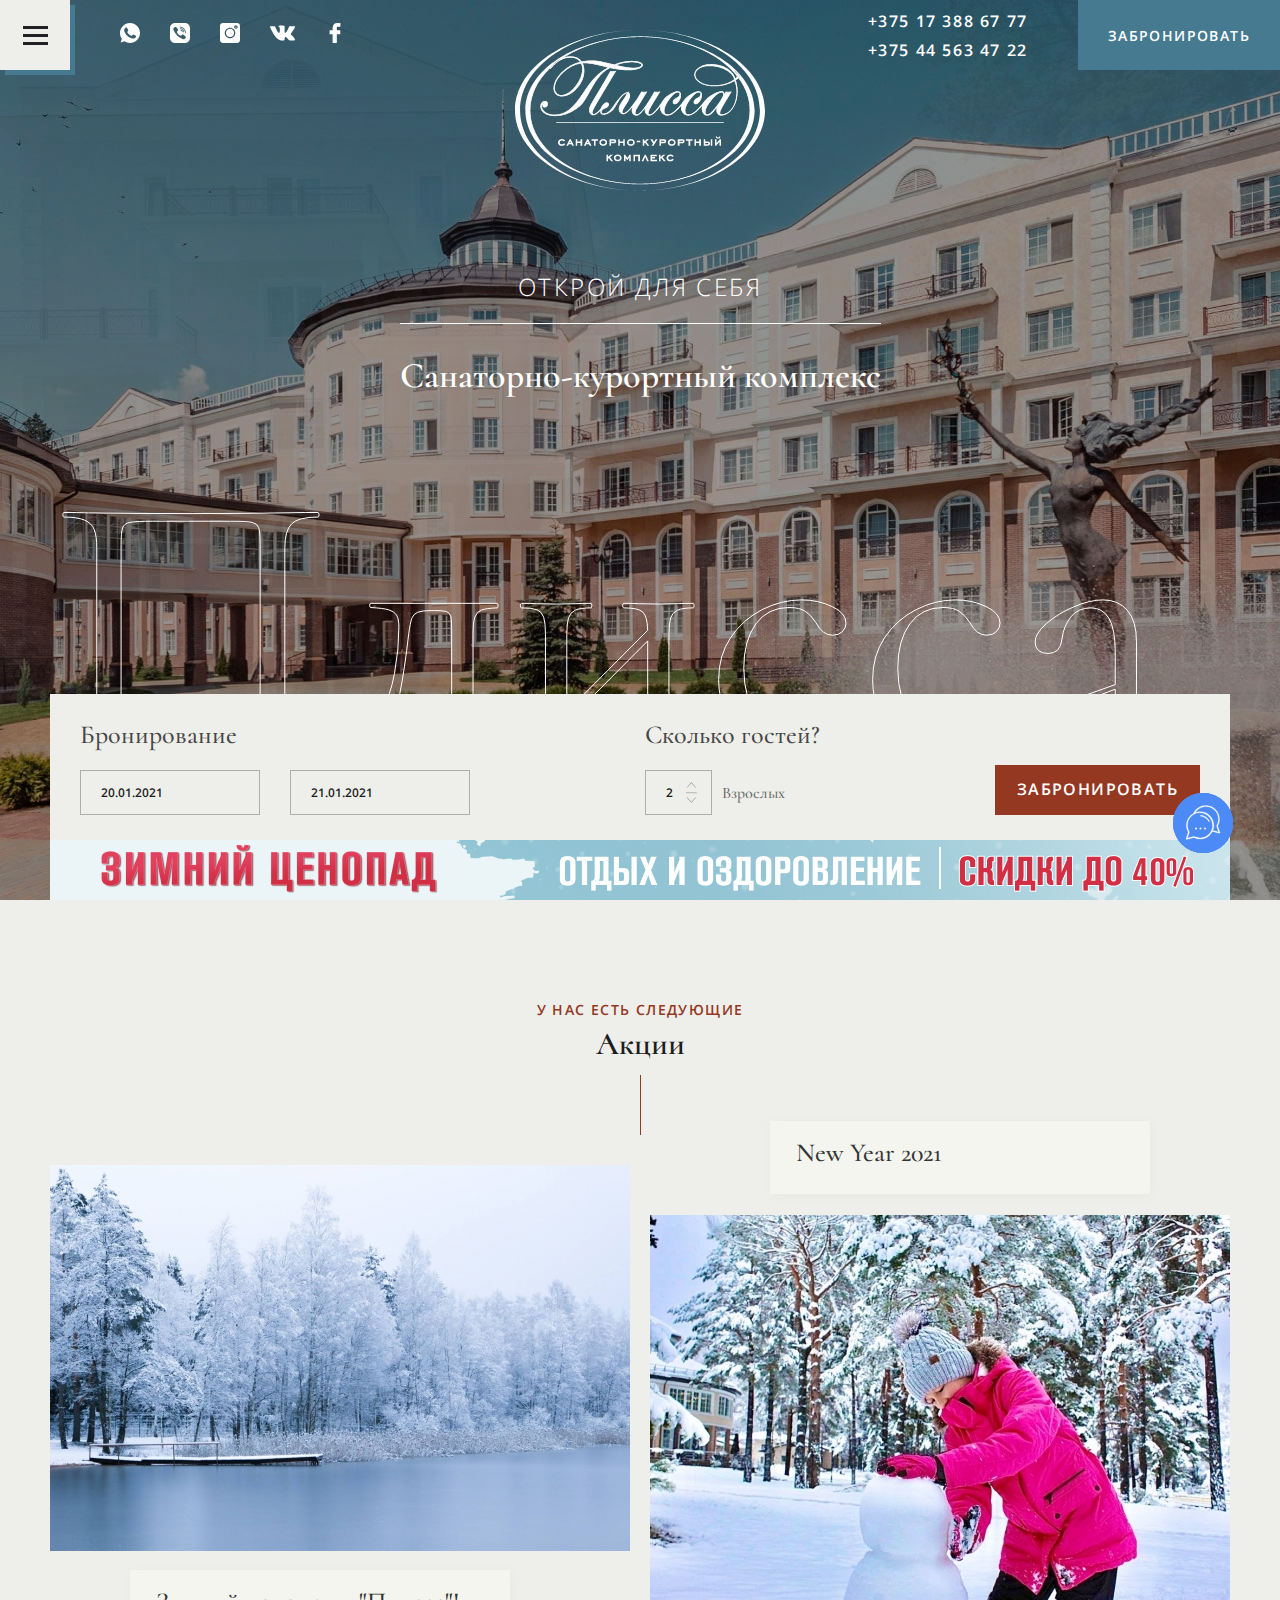
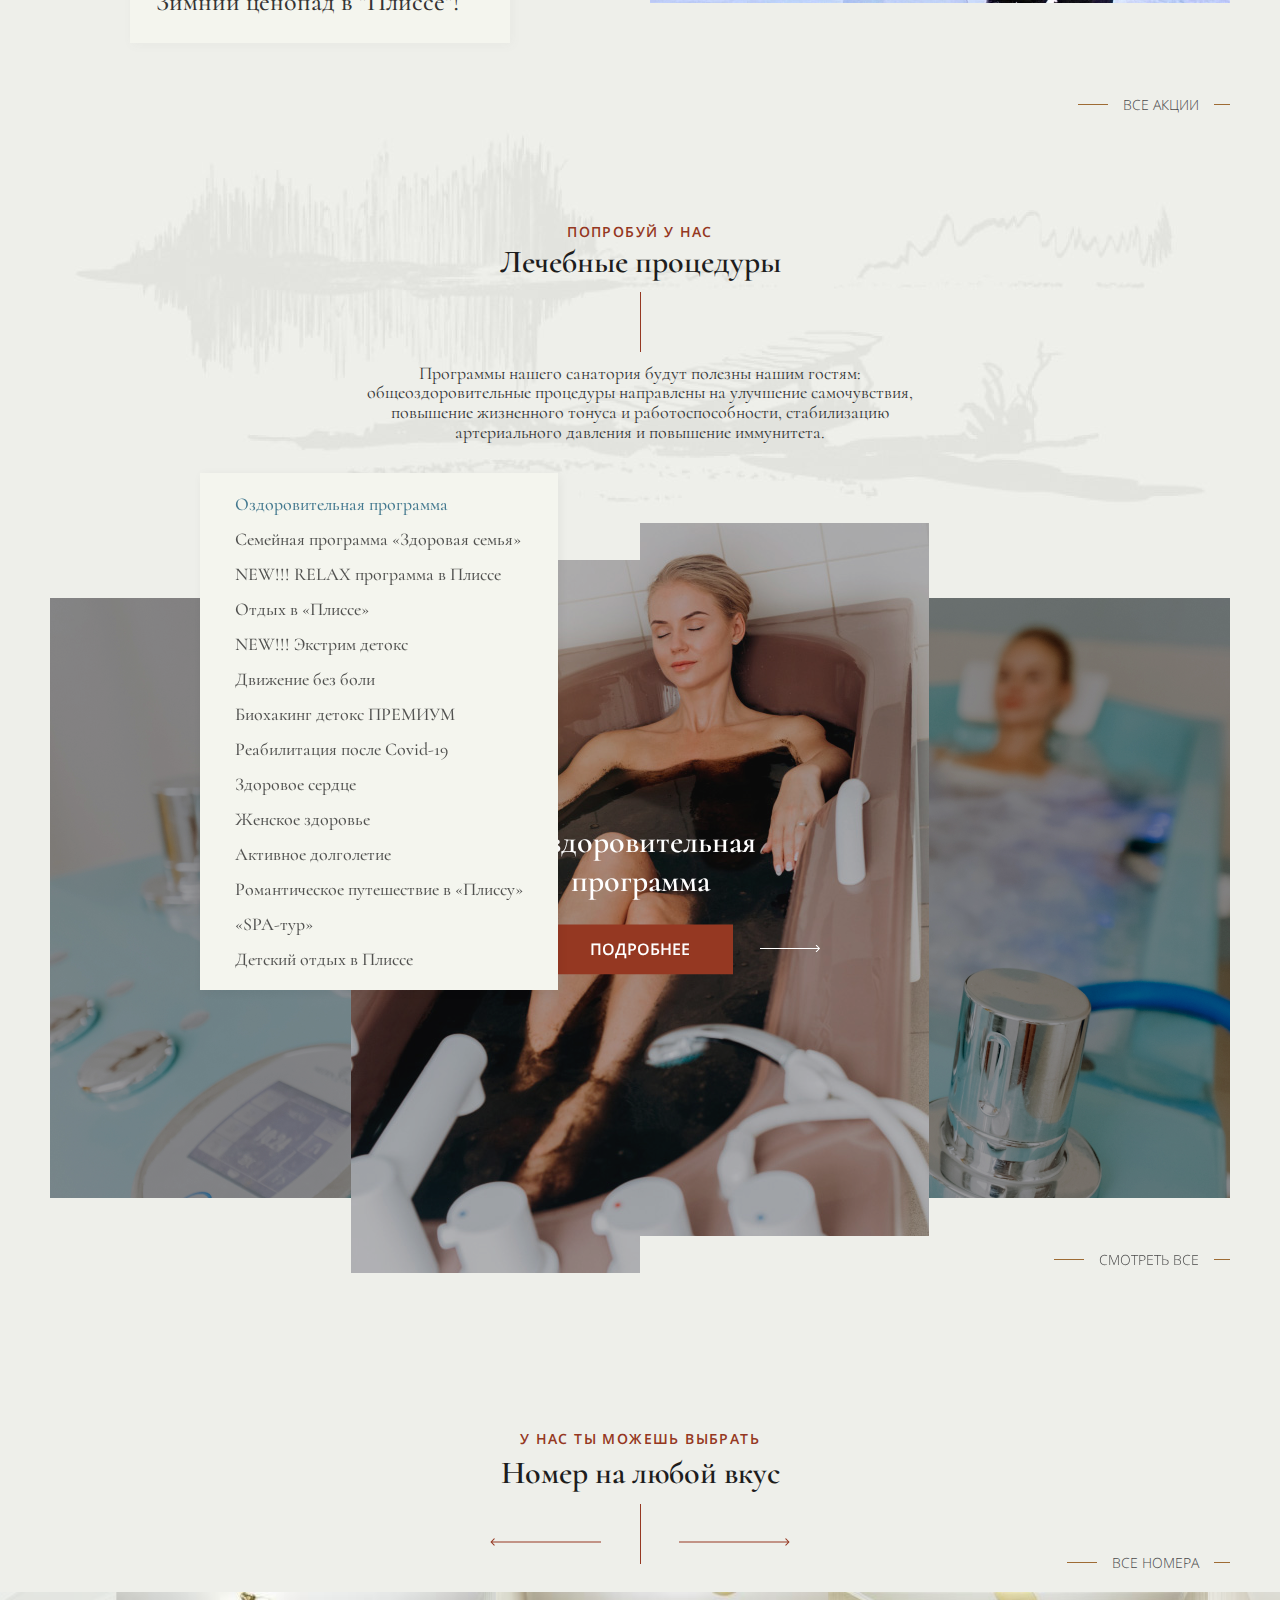
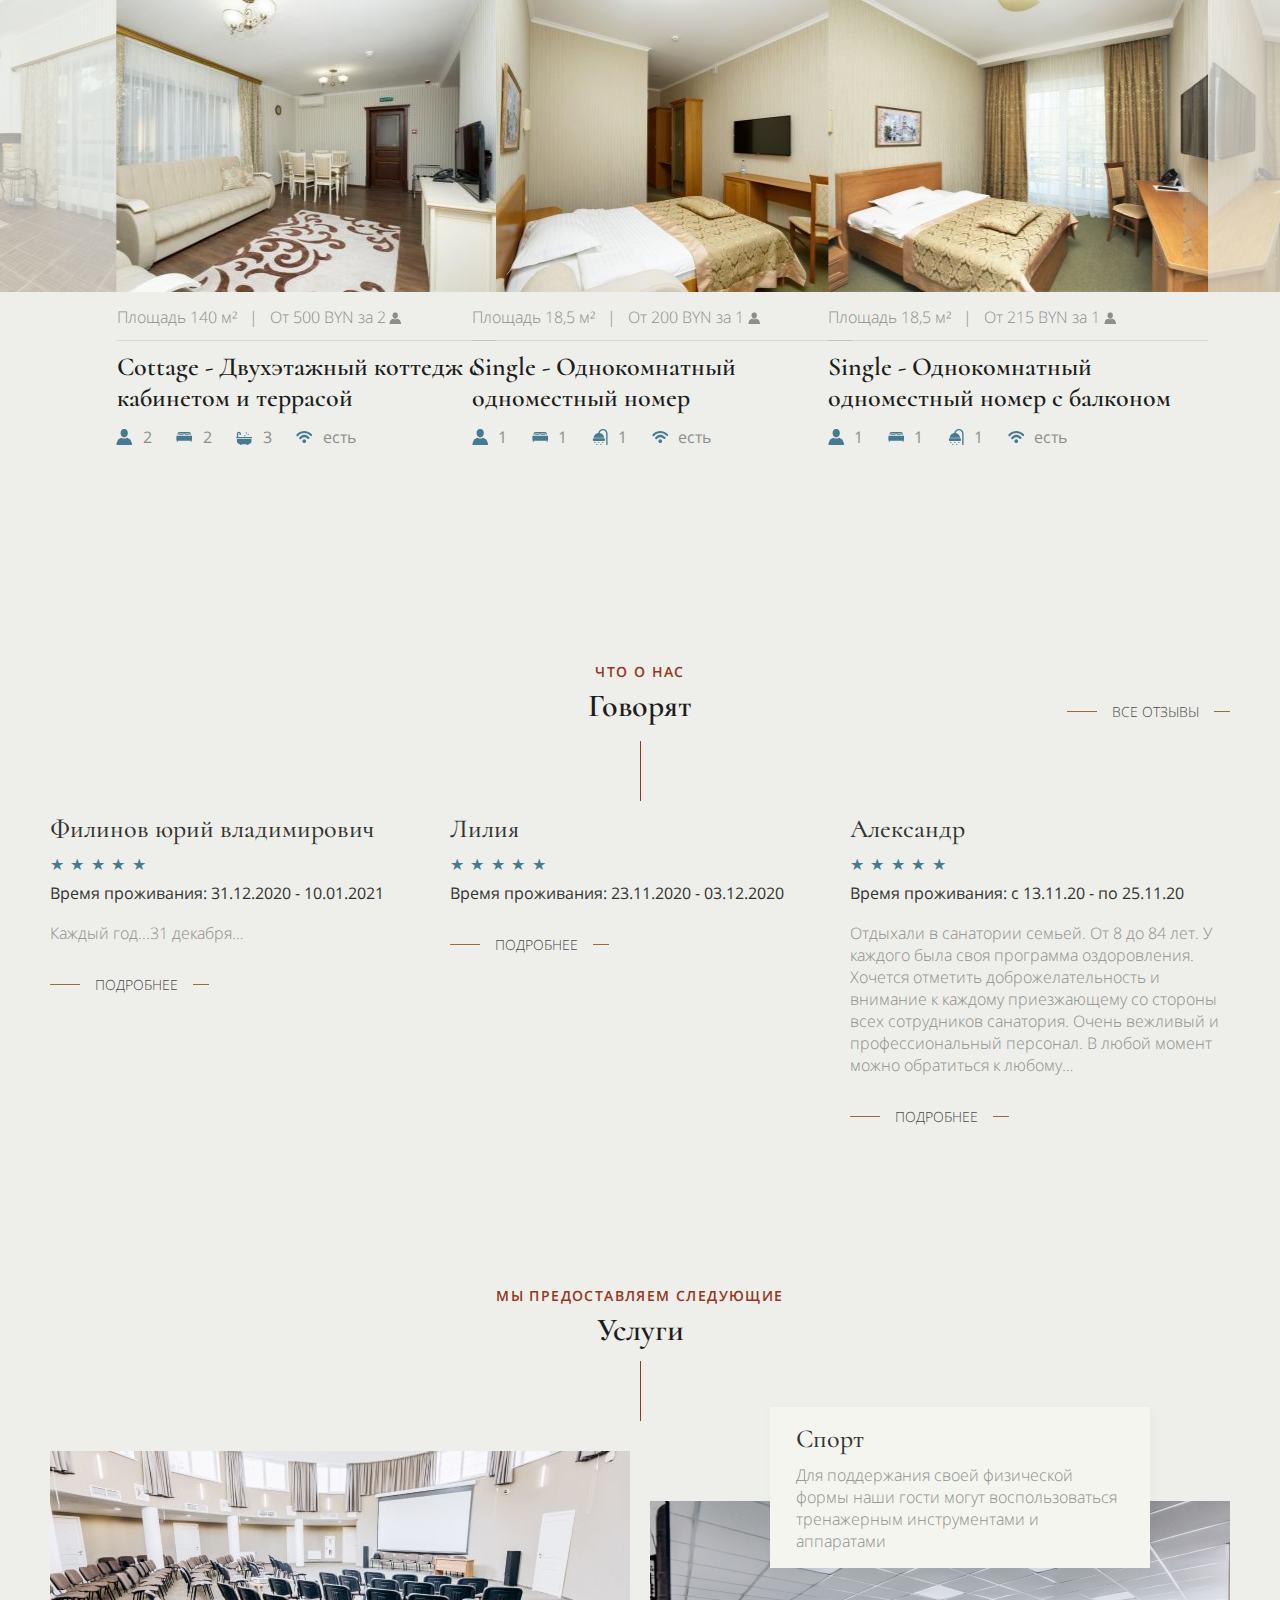
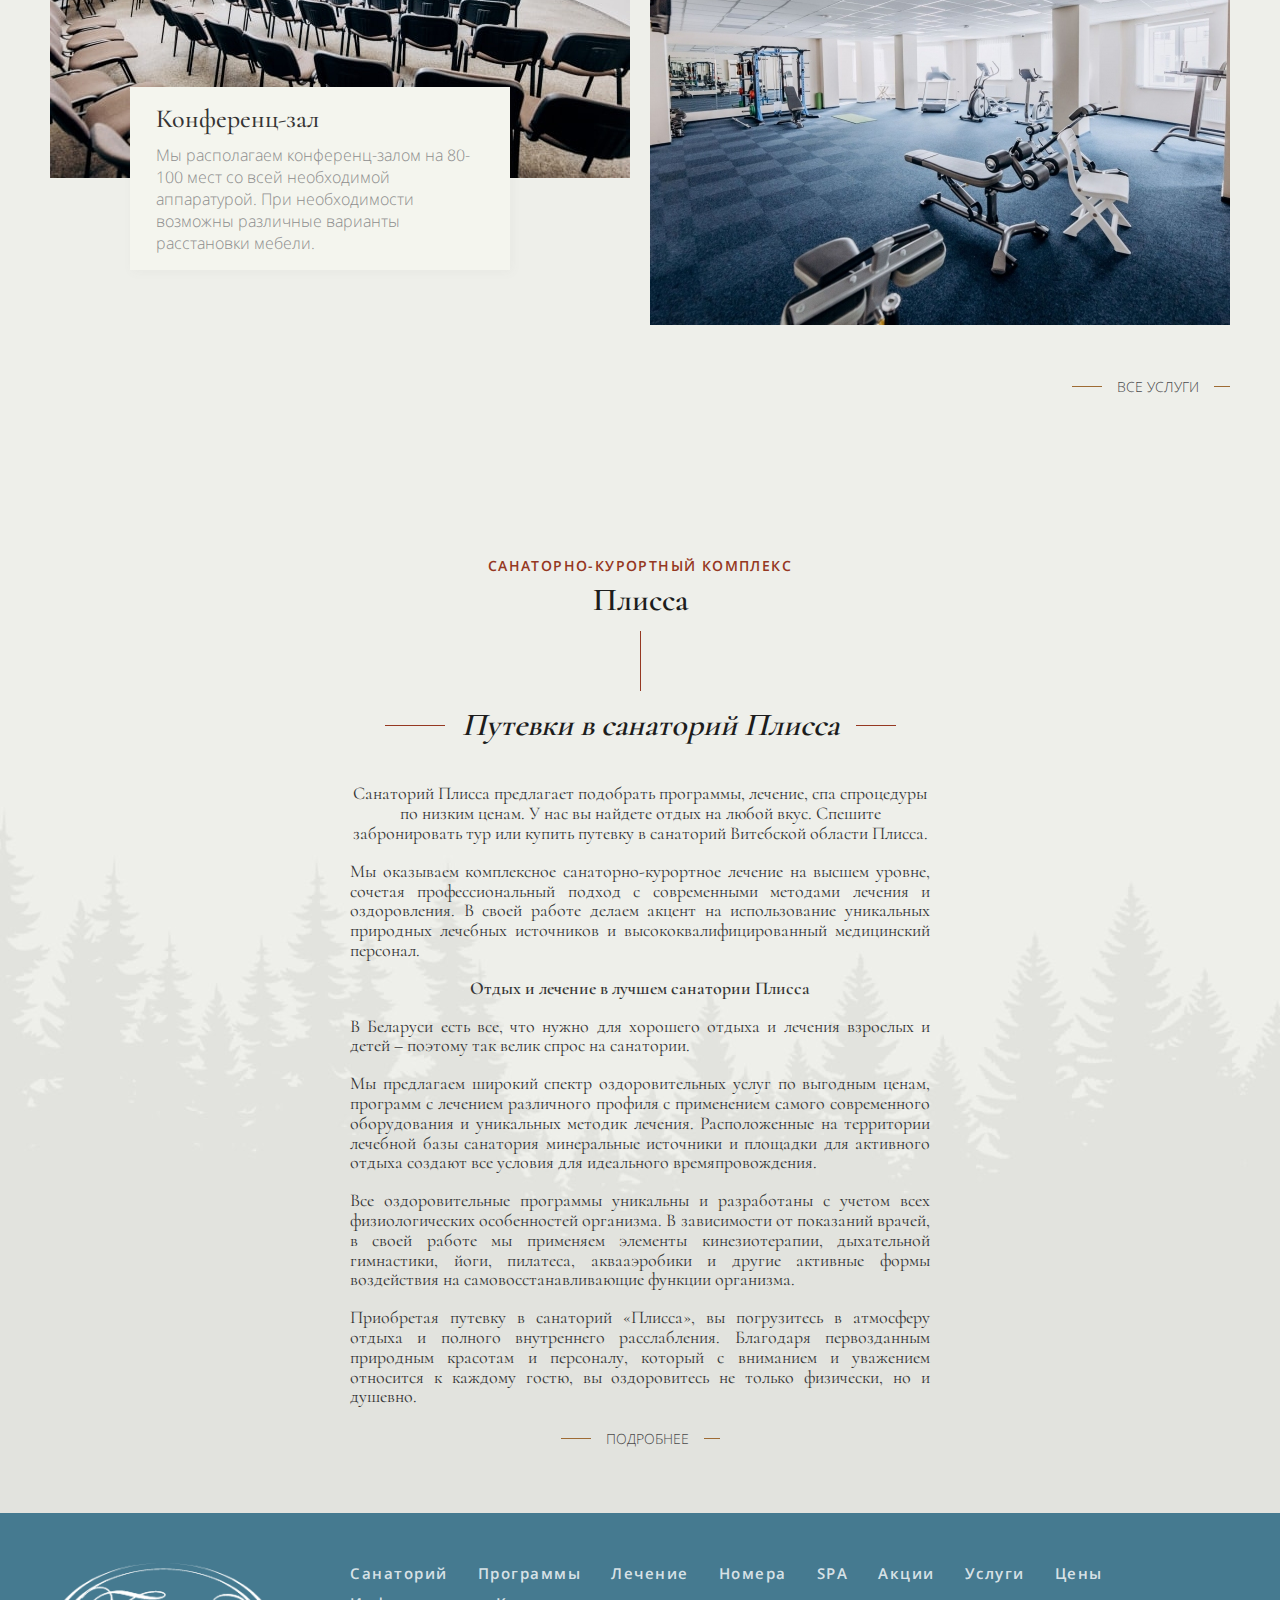
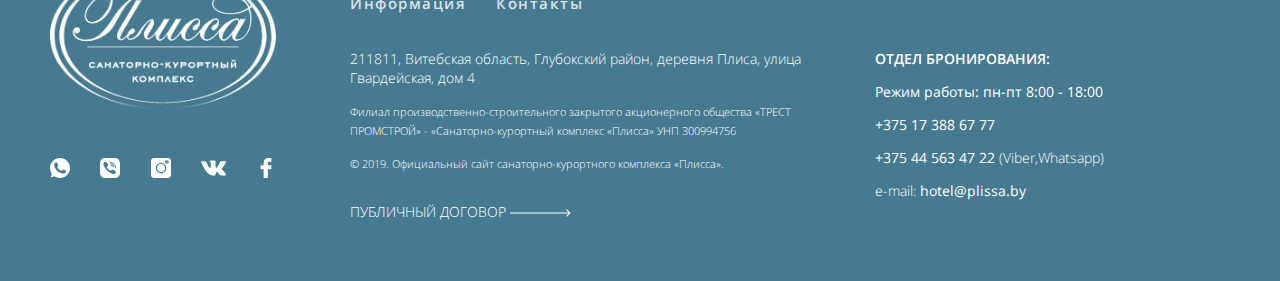
<file: index.html>
<!DOCTYPE html>
<html lang="ru" data-scrapbook-source="https://plissa.by/" data-scrapbook-create="20210124093555729">
<head> <meta charset="UTF-8"> <meta http-equiv="x-ua-compatible" content="ie=edge"> <title>Забронировать и купить путевку в санаторий Беларуси с лечением, онлайн бронирование 2021</title> <meta name="viewport" content="width=device-width, initial-scale=1, maximum-scale=1.0"> <meta name="description" content="Купить, забронировать путевки на отдых и лечение в Белорусском санатории Плисса в 2021. Онлайн бронирование путевок, номеров по выгодным ценам"> <meta name="yandex-verification" content="1dd98b7c57208a36"> <meta name="google-site-verification" content="orupkx0K0RnPLhF3p3C1bzRAuAmVLiSn32EOPhUQG-Y"> <meta name="yandex-verification" content="ee47e40508e6c212"> <base> <link rel="apple-touch-icon" sizes="180x180" href="https://plissa.by/apple-touch-icon.png"> <link rel="icon" type="image/png" sizes="32x32" href="favicon-32x32.png"> <link rel="icon" type="image/png" sizes="16x16" href="favicon-16x16.png"> <link rel="manifest" href="https://plissa.by/site.webmanifest"> <link rel="mask-icon" href="https://plissa.by/safari-pinned-tab.svg" color="#5bbad5"> <meta name="msapplication-TileColor" content="#eeefea"> <meta name="theme-color" content="#ffffff"> <link rel="dns-prefetch" href="https://fonts.googleapis.com/"> <link rel="preconnect" href="https://fonts.gstatic.com/"> <link rel="stylesheet" href="main-1.css"> <!-- GTM -->  <!-- //GTM -->   <style> .three-imgs-block { display: flex; margin: 0 0 80px; } .three-imgs-block > div { display: none; } .three-imgs-block > div:first-child, .three-imgs-block > div:nth-child(2), .three-imgs-block > div:nth-child(3) { display: block; } .three-imgs-block__el { flex: 1; } .three-imgs-block__el img { width: 100%; max-width:100%; height: 400px; object-fit: cover; padding: 0 20px 0 0; } .three-imgs-block > div:nth-child(3) img { padding: 0; } @media only screen and (max-width: 1023px) { .three-imgs-block > div:nth-child(2), .three-imgs-block > div:nth-child(3) { display: none; } .three-imgs-block__el:first-child img { padding: 0; } .fsb-menu .level1.is-clicked .fsb-submenu { max-height: 600px; } } .header__banner { text-align: center; line-height: 0; background-color: #eeefea; } .banner-dt { position: absolute; top: 130px; left: 30px; } .banner-mob { display: none; } @media only screen and (max-width: 1023px) { .banner-mob { display: block; } .header__banner { display: none; } } </style> <link href="css.css" rel="stylesheet"><link href="keyframes.css" rel="stylesheet"><link rel="stylesheet" href="main.css">
</head> <body class="loaded"> <!--[if lt IE 8]> <p class="browserupgrade">Вы используете <strong>устаревший</strong> браузер. Пожалуйста, <a href="http://browsehappy.com/">обновите ваш браузер</a>.</p> <![endif]--> <!-- [-!banner!-] --> <div class="wrapper"> <div class="fsb for-menu"> <div class="fsb__wrapper"> <div class="fsb__block is-left is-menu"></div> <div class="fsb__block is-right is-submenu" style="z-index: 6"><!-- zindx just for banner --> <div class="banner-dt"> <a href="https://plissa.by/akcii/raz/zimnij-cenopad-v-plisse"><img src="1-1.jpg" alt="антикризисный тариф"></a> </div> </div> <div class="fsb__inner container"> <div class="banner-mob tc"> <a href="https://plissa.by/akcii/raz/zimnij-cenopad-v-plisse"><img src="3(1).jpg" alt="антикризисный тариф"></a> </div> <ul class="fsb-menu"> <li class="first level1 odd"><span class="menu__line"></span><a class="with-pointer" href="https://plissa.by/sanatorij">Санаторий</a><span class="menu__pointer"></span><ul class="fsb-submenu"><li class="first level2 odd"><a href="https://plissa.by/sanatorij/o-sanatorii">О санатории</a></li><li class="level2 even"><a href="https://plissa.by/sanatorij/istoriya">История</a></li><li class="level2 odd"><a href="https://plissa.by/sanatorij/plan-kompleksa">План комплекса</a></li><li class="level2 even"><a href="https://plissa.by/sanatorij/galereya">Галерея</a></li><li class="last level2 odd"><a href="https://plissa.by/sanatorij/otzyvy">Отзывы</a></li></ul></li> <li class="level1 even"><span class="menu__line"></span><a class="with-pointer" href="https://plissa.by/programmy">Программы</a><span class="menu__pointer"></span><ul class="fsb-submenu"><li class="first level2 odd"><a href="https://plissa.by/programmy/ozdorovitelnaya-programma">Оздоровительная программа</a></li><li class="level2 even"><a href="https://plissa.by/programmy/zdorovaya-semya">Семейная программа «Здоровая семья»</a></li><li class="level2 odd"><a href="https://plissa.by/programmy/new-relax-vyhodnye-v-plisse">NEW!!! RELAX программа в Плиссе</a></li><li class="level2 even"><a href="https://plissa.by/programmy/otdyh-v-plisse">Отдых в «Плиссе» </a></li><li class="level2 odd"><a href="https://plissa.by/programmy/new-ekstrim-detoks">NEW!!! Экстрим детокс</a></li><li class="level2 even"><a href="https://plissa.by/programmy/lechenie-oporno-dvigatelnogo-apparata">Движение без боли</a></li><li class="level2 odd"><a href="https://plissa.by/programmy/biohaking-detoks-premium">Биохакинг детокс ПРЕМИУМ</a></li><li class="level2 even"><a href="https://plissa.by/programmy/legkoe-dyhanie">Реабилитация после Covid-19</a></li><li class="level2 odd"><a href="https://plissa.by/programmy/zdorovoe-serdce">Здоровое сердце</a></li><li class="level2 even"><a href="https://plissa.by/programmy/lechenie-organov-zhenskoj-polovoj-sfery">Женское здоровье</a></li><li class="level2 odd"><a href="https://plissa.by/programmy/aktivnoe-dolgoletie">Активное долголетие</a></li><li class="level2 even"><a href="https://plissa.by/programmy/romanticheskoe-puteshestvie-v-plissu">Романтическое путешествие в «Плиссу»</a></li><li class="level2 odd"><a href="https://plissa.by/programmy/spa-tur">«SPA-тур»</a></li><li class="last level2 even"><a href="https://plissa.by/programmy/detskij-otdyh-v-plisse">Детский отдых в Плиссе</a></li></ul></li> <li class="level1 odd"><span class="menu__line"></span><a class="with-pointer" href="https://plissa.by/lechenie">Лечение</a><span class="menu__pointer"></span><ul class="fsb-submenu"><li class="first level2 odd"><a href="https://plissa.by/lechenie/fizioterapiya">Физиотерапия</a></li><li class="level2 even"><a href="https://plissa.by/lechenie/diagnostika">Диагностика</a></li><li class="level2 odd"><a href="https://plissa.by/lechenie/profil">Профиль учреждения</a></li><li class="last level2 even"><a href="https://plissa.by/lechenie/vrachi">Медицинский персонал</a></li></ul></li><li class="level1 even"><a href="https://plissa.by/nomera">Номера</a></li> <li class="level1 odd"><span class="menu__line"></span><a class="with-pointer" href="https://plissa.by/spa">SPA</a><span class="menu__pointer"></span><ul class="fsb-submenu"><li class="first level2 odd"><a href="https://plissa.by/spa/uhody-dlya-tela">Уходы для тела</a></li><li class="level2 even"><a href="https://plissa.by/spa/uhody-dlya-lica">Уходы для лица</a></li><li class="level2 odd"><a href="https://plissa.by/spa/apparatnaya-kosmetologiya">Аппаратная косметология</a></li><li class="level2 even"><a href="https://plissa.by/spa/spa-ritualy">SPA-ритуалы</a></li><li class="level2 odd"><a href="https://plissa.by/spa/tur-spa-vyhodnye">SPA-тур</a></li><li class="level2 even"><a href="https://plissa.by/spa/spa-programmy">SPA-программы</a></li><li class="last level2 odd"><a href="https://plissa.by/spa/fotografii">SPA-галерея</a></li></ul></li> <li class="level1 even"><span class="menu__line"></span><a class="with-pointer" href="https://plissa.by/akcii">Акции</a><span class="menu__pointer"></span><ul class="fsb-submenu"><li class="first level2 odd"><a href="https://plissa.by/akcii/raz">Акции в санатории Плисса</a></li><li class="level2 even"><a href="https://plissa.by/akcii/programma-loyalnosti">Программа лояльности</a></li><li class="last level2 odd"><a href="https://plissa.by/akcii/novosti">Новости</a></li></ul></li> <li class="level1 odd"><span class="menu__line"></span><a class="with-pointer" href="https://plissa.by/uslugi">Услуги</a><span class="menu__pointer"></span><ul class="fsb-submenu"><li class="first level2 odd"><a href="https://plissa.by/uslugi/konferenc-zal">Конференц-зал</a></li><li class="level2 even"><a href="https://plissa.by/uslugi/otdyh">Отдых</a></li><li class="level2 odd"><a href="https://plissa.by/uslugi/sport">Спорт</a></li><li class="level2 even"><a href="https://plissa.by/uslugi/mini-magazin">Мини-магазин</a></li><li class="level2 odd"><a href="https://plissa.by/uslugi/salon-krasoty">Салон красоты</a></li><li class="level2 even"><a href="https://plissa.by/uslugi/uslugi-prachechnoj">Услуги прачечной</a></li><li class="level2 odd"><a href="https://plissa.by/uslugi/gladilnaya-komnata">Гладильная комната</a></li><li class="level2 even"><a href="https://plissa.by/uslugi/transfer">Трансфер</a></li><li class="last level2 odd"><a href="https://plissa.by/uslugi/parkovka">Парковка</a></li></ul></li> <li class="level1 even"><span class="menu__line"></span><a class="with-pointer" href="https://plissa.by/ceny">Цены</a><span class="menu__pointer"></span><ul class="fsb-submenu"><li class="first level2 odd"><a href="https://plissa.by/ceny/medicinskie-uslugi">Медицинские услуги</a></li><li class="level2 even"><a href="https://plissa.by/ceny/sportivnyj-inventar">Стоимость услуг проката</a></li><li class="level2 odd"><a href="https://plissa.by/ceny/transfer">Стоимость трансфера</a></li><li class="last level2 even"><a href="https://plissa.by/ceny/parikmaherskie-uslugi">Парикмахерские услуги</a></li></ul></li> <li class="level1 odd"><span class="menu__line"></span><a class="with-pointer" href="https://plissa.by/informaciya">Информация</a><span class="menu__pointer"></span><ul class="fsb-submenu"><li class="first level2 odd"><a href="https://plissa.by/informaciya/informaciya-dlya-zaseleniya-i-peresecheniya-granicy-grazhdan-rf">Информация для заселения и пересечения границы гражданами РФ</a></li><li class="level2 even"><a href="https://plissa.by/informaciya/dokumeny-dlya-zaseleniya">Документы для заселения</a></li><li class="level2 odd"><a href="https://plissa.by/informaciya/forma-oplaty">Способы оплаты</a></li><li class="level2 even"><a href="https://plissa.by/informaciya/rezhim-raboty">Режим работы</a></li><li class="last level2 odd"><a href="https://plissa.by/informaciya/transfer">Как добраться?</a></li></ul></li> <li class="last level1 even"><span class="menu__line"></span><a class="with-pointer" href="https://plissa.by/kontakty">Контакты</a><span class="menu__pointer"></span><ul class="fsb-submenu"><li class="first last level2 odd"><a href="https://plissa.by/kontakty/kontakty">Контакты</a></li></ul></li></ul> </div> </div> </div> <div class="header on-main"> <div class="header__cover flickity-enabled is-fade" id="homeCanvasIntro" style="background-image: url(&quot;header-bg.jpg&quot;);" tabindex="0">  <div class="flickity-viewport" style="height: 900px; touch-action: pan-y;"><div class="flickity-slider" style="left: 0px; transform: translateX(50%);"><div class="carousel-cell" style="background-image: url(&quot;group.jpg&quot;); position: absolute; left: -50%; opacity: 0.920743;" aria-hidden="true"></div><div class="carousel-cell is-selected" style="background-image: url(&quot;group-2.jpg&quot;); position: absolute; left: -50%; opacity: 0.0792573;"></div><div class="carousel-cell" style="background-image: url(&quot;group-1.jpg&quot;); position: absolute; left: -50%; opacity: 0;" aria-hidden="true"></div></div></div></div> <div id="sticky-wrapper" class="sticky-wrapper" style="height: 70px;"><div class="header__top"> <a class="header__top__menu" href="javascript:"> <span class="burger-icon"></span> </a> <div class="header__top__socials"> <a href="whatsapp://send?phone=+375445634722" class="socials__link icon whatsup" target="_blank" rel="nofollow"></a><a href="viber://add?number=375445634722" class="socials__link icon viber" target="_blank" rel="nofollow"></a><a href="https://www.instagram.com/plissa.by/" class="socials__link icon instagram" target="_blank" rel="nofollow"></a><a href="https://vk.com/club124581468" class="socials__link icon vk" target="_blank" rel="nofollow"></a><a href="https://www.facebook.com/plissaby/" class="socials__link icon facebook" target="_blank" rel="nofollow"></a> </div> <a href="" class="header__top__logo"><img src="logo.png" alt="Plissa"></a> <a href="" class="header__top__logo-dark"><img src="logo-dark.svg" alt="Plissa"></a> <div class="header__top__phones"> <a class="header__top__phone" href="tel:+375 17 388 67 77" title="+375 17 388 67 77">+375 17 388 67 77</a> <a class="header__top__phone" href="tel:+375 44 563 47 22" title="+375 44 563 47 22">+375 44 563 47 22</a> </div> <a href="tel:+375 17 388 67 77" class="header__top__phone-mob"> <svg width="20" height="20" viewBox="0 0 20 20" fill="none" xmlns="http://www.w3.org/2000/svg"> <g clip-path="url(#clip0)"><path d="M19.5516 15.8057L16.4629 12.7167C15.8477 12.1039 14.8289 12.1226 14.1923 12.7594L12.6362 14.3152C12.5379 14.261 12.4361 14.2044 12.3291 14.1444C11.3465 13.5999 10.0015 12.8536 8.58628 11.4373C7.16683 10.018 6.41986 8.67103 5.87372 7.68774C5.81609 7.58357 5.76087 7.48313 5.70634 7.38775L6.75071 6.34494L7.26416 5.83085C7.90178 5.19306 7.91936 4.17455 7.30559 3.56003L4.2169 0.470661C3.60313 -0.142996 2.58387 -0.12438 1.94626 0.51341L1.07576 1.38891L1.09955 1.41252C0.807657 1.78497 0.563746 2.21453 0.382234 2.67776C0.214915 3.1187 0.110743 3.53946 0.0631095 3.9611C-0.344731 7.34219 1.20033 10.4323 5.39342 14.6254C11.1896 20.4211 15.8605 19.9833 16.062 19.9619C16.5009 19.9095 16.9214 19.8046 17.3489 19.6386C17.8081 19.4592 18.2374 19.2156 18.6096 18.9244L18.6286 18.9413L19.5105 18.0777C20.1468 17.4401 20.1651 16.4212 19.5516 15.8057Z" fill="#457A90"></path></g><defs><clipPath id="clip0"><rect width="20" height="20" fill="white"></rect></clipPath></defs> </svg> </a> <a class="header__top__booking" href="https://plissa.by/booking">ЗАБРОНИРОВАТЬ</a> </div></div> <div class="container"> <div class="header__main"> <div class="header__intro"> <div class="header__intro__a">ОТКРОЙ ДЛЯ СЕБЯ</div> <div class="header__intro__b fc">Санаторно-курортный комплекс</div> </div> </div> </div> <div class="header__downAnchor"> <div class="container"> <div class="watermark1"> <svg class="header__watermark"> <text x="0" y="240" text-anchor="start" font-size="380px" fill="none" stroke-width="1" stroke="#fff" font-family="Cormorant">Плисса</text> </svg> </div> </div> </div> <div class="header__downAnchor is-form"> <div class="container"> <form class="header__form" method="get" action="https://plissa.by/booking"> <div class="header__form__col mob-full"> <div class="ttl">Бронирование</div> <!--<div class="form-label">Когда ты хочешь остановиться у нас?</div>--> <div class="booking__form__cols"> <div class="booking__form__col"> <input type="text" name="first_date" class="form-control first-datepicker-home" placeholder="Прибытие" readonly="" value="20.01.2021"> </div> <div class="booking__form__col"> <input type="text" name="second_date" class="form-control second-datepicker-home" placeholder="Отъезд" readonly="" value="21.01.2021"> </div> </div> </div> <div class="header__form__col"> <div class="ttl">Сколько гостей?</div> <div class="header__form__line"> <div class="booking__form__cols is-inline"> <div class="selectric-wrapper selectric-jsg selectric-form-control selectric-is-fullwidth"><div class="selectric-hide-select"><select name="adults" id="bookingAdultsHome" class="jsg form-control is-fullwidth" tabindex="-1"> <option value="1">1</option><option value="2" selected="selected">2</option><option value="3">3</option><option value="4">4</option> </select></div><div class="selectric"><span class="label">2</span><b class="button">▾</b></div><div class="selectric-items" tabindex="-1"><div class="selectric-scroll"><ul><li data-index="0" class="">1</li><li data-index="1" class="selected">2</li><li data-index="2" class="">3</li><li data-index="3" class="last">4</li></ul></div></div><input class="selectric-input" tabindex="0" value=""></div> <div class="form-label is-sm">Взрослых</div> <!-- <div class="booking__form__col is-sm"> <div class="form-label is-sm">Младенцы <sup>0-2 лет</sup></div> <select name="ChildBAB" id="bookingChildBAB" class="jsg form-control is-fullwidth"> persons? &p=`ChildBAB` </select> </div> <div class="booking__form__col is-sm"> <div class="form-label is-sm">Дети <sup>3-11 лет</sup></div> <select name="ChildCHI" id="bookingChildCHI" class="jsg form-control is-fullwidth"> persons? &p=`ChildCHI` </select> </div> <div class="booking__form__col is-sm"> <div class="form-label is-sm">Подростки <sup>12-17 лет</sup></div> <select name="ChildTEE" id="bookingChildTEE" class="jsg form-control is-fullwidth"> persons? &p=`ChildTEE` </select> </div> --> </div> </div> </div> <div class="header__form__col"> <!--<a class="btn is-primary" id="openBooking" href="javascript:;">Забронировать</a>--> <button class="btn is-primary">Забронировать</button> </div> </form> <div class="header__banner"> <a href="https://plissa.by/akcii/raz/zimnij-cenopad-v-plisse"><img src="2(1).jpg" alt="антикризисный тариф"></a> </div> </div> </div> </div> <div class="home__services" style="position: relative;z-index: 2;background: #eeefea; margin: 0; padding: 100px 0 0;"> <div class="container tc"> <div class="pre-ttl">У НАС ЕСТЬ СЛЕДУющие</div> <div class="ttl">Акции</div> <div class="vertical-separator"></div> </div> <div class="container"> <div class="row home__services__list"> <div class="col-md-6"> <a class="services__el is-1" href="https://plissa.by/akcii/raz/zimnij-cenopad-v-plisse"> <img src="img_1981-580x550-8fe.jpg" alt="Зимний ценопад в &quot;Плиссе&quot;!"> <div class="boxed"> <div class="boxed__ttl">Зимний ценопад в "Плиссе"!</div> <div class="boxed__text"></div> <span class="side-lined">Подробнее</span> </div> </a> </div><div class="col-md-6"> <a class="services__el is-2" href="https://plissa.by/akcii/raz/new-year-2021-v-sanatorii-plissa"> <img src="plissa-zima-580x550-0c1.jpeg" alt="New Year 2021"> <div class="boxed"> <div class="boxed__ttl">New Year 2021</div> <div class="boxed__text"></div> <span class="side-lined">Подробнее</span> </div> </a> </div> </div> <div class="tr more-link"> <a href="https://plissa.by/akcii/raz" class="side-lined">Все акции</a> </div> </div> </div> <div class="container" style="position: relative;z-index: 2;"> <div class="home__procedures"> <div class="home__procedures__intro"> <div class="pre-ttl">ПОПРОБУЙ У НАС</div> <div class="ttl">Лечебные процедуры</div> <div class="vertical-separator"></div> <p>Программы нашего санатория будут полезны нашим гостям: общеоздоровительные процедуры направлены на улучшение самочувствия, повышение жизненного тонуса и работоспособности, стабилизацию артериального давления и повышение иммунитета.</p> </div> <div class="home__procedures__toggler"> <a href="javascript:" class="home__procedures__link is-active" data-slide="1">Оздоровительная программа</a> <a href="javascript:" class="home__procedures__link" data-slide="2">Семейная программа «Здоровая семья»</a> <a href="javascript:" class="home__procedures__link" data-slide="3">NEW!!! RELAX программа в Плиссе</a> <a href="javascript:" class="home__procedures__link" data-slide="4">Отдых в «Плиссе» </a> <a href="javascript:" class="home__procedures__link" data-slide="5">NEW!!! Экстрим детокс</a> <a href="javascript:" class="home__procedures__link" data-slide="6">Движение без боли</a> <a href="javascript:" class="home__procedures__link" data-slide="7">Биохакинг детокс ПРЕМИУМ</a> <a href="javascript:" class="home__procedures__link" data-slide="8">Реабилитация после Covid-19</a> <a href="javascript:" class="home__procedures__link" data-slide="9">Здоровое сердце</a> <a href="javascript:" class="home__procedures__link" data-slide="10">Женское здоровье</a> <a href="javascript:" class="home__procedures__link" data-slide="11">Активное долголетие</a> <a href="javascript:" class="home__procedures__link" data-slide="12">Романтическое путешествие в «Плиссу»</a> <a href="javascript:" class="home__procedures__link" data-slide="13">«SPA-тур»</a> <a href="javascript:" class="home__procedures__link" data-slide="14">Детский отдых в Плиссе</a> </div> <div class="home__procedures__slider"> <div class="home__carousel js-carousel flickity-enabled is-draggable active_slide-0" tabindex="0">               <div class="flickity-viewport" style="height: 750px; touch-action: pan-y;"><div class="flickity-slider" style="left: 0px; transform: translateX(0%);"><div class="carousel-cell home__carousel__el is-slide-1 is-selected" style="position: absolute; left: 0%;"> <div class="home__carousel__el__bg" style="background-image: url(&quot;ozdorovitelnaya-programma-fon.jpg&quot;)"></div> <div class="home__carousel__el__imgs"> <div class="img-split is-left" style="background-image: url(&quot;ozdorovitelnaya-programma.jpg&quot;)"></div> <div class="img-split is-right" style="background-image: url(&quot;ozdorovitelnaya-programma.jpg&quot;)"></div> </div> <div class="home__carousel__el__text"> <div class="ttl">Оздоровительная программа</div> <div class="description">Эта комплексная программа будет полезна нашим гостям: общеоздоровительные процедуры направлены на улучшение самочувствия, повышение жизненного тонуса и работоспособности, стабилизацию артериального давления и повышение иммунитета.</div> <a href="https://plissa.by/programmy/ozdorovitelnaya-programma" class="btn is-primary">Подробнее</a> <a href="javascript:" class="home__carousel__arrow is-previous icon arrow-left"></a> <a href="javascript:" class="home__carousel__arrow is-next icon arrow-right"></a> </div> </div><div class="carousel-cell home__carousel__el is-slide-2" aria-hidden="true" style="position: absolute; left: 100%;"> <div class="home__carousel__el__bg" style="background-image: url(&quot;ozdorovitelnaya-programma-fon.jpg&quot;)"></div> <div class="home__carousel__el__imgs"> <div class="img-split is-left" style="background-image: url(&quot;spelio.jpg&quot;)"></div> <div class="img-split is-right" style="background-image: url(&quot;spelio.jpg&quot;)"></div> </div> <div class="home__carousel__el__text"> <div class="ttl">Семейная программа «Здоровая семья»</div> <div class="description"></div> <a href="https://plissa.by/programmy/zdorovaya-semya" class="btn is-primary">Подробнее</a> <a href="javascript:" class="home__carousel__arrow is-previous icon arrow-left"></a> <a href="javascript:" class="home__carousel__arrow is-next icon arrow-right"></a> </div> </div><div class="carousel-cell home__carousel__el is-slide-3" aria-hidden="true" style="position: absolute; left: 200%;"> <div class="home__carousel__el__bg" style="background-image: url(&quot;plissa_163-1.jpg&quot;)"></div> <div class="home__carousel__el__imgs"> <div class="img-split is-left" style="background-image: url(&quot;otdyv-v-plisse.jpg&quot;)"></div> <div class="img-split is-right" style="background-image: url(&quot;otdyv-v-plisse.jpg&quot;)"></div> </div> <div class="home__carousel__el__text"> <div class="ttl">NEW!!! RELAX программа в Плиссе</div> <div class="description"></div> <a href="https://plissa.by/programmy/new-relax-vyhodnye-v-plisse" class="btn is-primary">Подробнее</a> <a href="javascript:" class="home__carousel__arrow is-previous icon arrow-left"></a> <a href="javascript:" class="home__carousel__arrow is-next icon arrow-right"></a> </div> </div><div class="carousel-cell home__carousel__el is-slide-4" aria-hidden="true" style="position: absolute; left: 300%;"> <div class="home__carousel__el__bg" style="background-image: url(&quot;raz.jpg&quot;)"></div> <div class="home__carousel__el__imgs"> <div class="img-split is-left" style="background-image: url(&quot;otdyv-v-plisse.jpg&quot;)"></div> <div class="img-split is-right" style="background-image: url(&quot;otdyv-v-plisse.jpg&quot;)"></div> </div> <div class="home__carousel__el__text"> <div class="ttl">Отдых в «Плиссе» </div> <div class="description">Вы можете приехать и отдохнуть в «Плиссе» познакомиться с нашими возможностями: поплавать в бассейне, посетить сауны, просто провести время с семьей, никуда не торопясь. </div> <a href="https://plissa.by/programmy/otdyh-v-plisse" class="btn is-primary">Подробнее</a> <a href="javascript:" class="home__carousel__arrow is-previous icon arrow-left"></a> <a href="javascript:" class="home__carousel__arrow is-next icon arrow-right"></a> </div> </div><div class="carousel-cell home__carousel__el is-slide-5" aria-hidden="true" style="position: absolute; left: 400%;"> <div class="home__carousel__el__bg" style="background-image: url(&quot;plissa_163-1.jpg&quot;)"></div> <div class="home__carousel__el__imgs"> <div class="img-split is-left" style="background-image: url(&quot;plissa_493.jpg&quot;)"></div> <div class="img-split is-right" style="background-image: url(&quot;plissa_493.jpg&quot;)"></div> </div> <div class="home__carousel__el__text"> <div class="ttl">NEW!!! Экстрим детокс</div> <div class="description"></div> <a href="https://plissa.by/programmy/new-ekstrim-detoks" class="btn is-primary">Подробнее</a> <a href="javascript:" class="home__carousel__arrow is-previous icon arrow-left"></a> <a href="javascript:" class="home__carousel__arrow is-next icon arrow-right"></a> </div> </div><div class="carousel-cell home__carousel__el is-slide-6" aria-hidden="true" style="position: absolute; left: 500%;"> <div class="home__carousel__el__bg" style="background-image: url(&quot;1t5a6318.jpg&quot;)"></div> <div class="home__carousel__el__imgs"> <div class="img-split is-left" style="background-image: url(&quot;dzhvizhenie-bez-boli.jpg&quot;)"></div> <div class="img-split is-right" style="background-image: url(&quot;dzhvizhenie-bez-boli.jpg&quot;)"></div> </div> <div class="home__carousel__el__text"> <div class="ttl">Движение без боли</div> <div class="description">В комплексную программу входят минеральные ванны с использованием добываемой на территории санатория высокоминерализированной воды с повышенным содержанием брома, а также собственные сапропелевые лечебные грязи. </div> <a href="https://plissa.by/programmy/lechenie-oporno-dvigatelnogo-apparata" class="btn is-primary">Подробнее</a> <a href="javascript:" class="home__carousel__arrow is-previous icon arrow-left"></a> <a href="javascript:" class="home__carousel__arrow is-next icon arrow-right"></a> </div> </div><div class="carousel-cell home__carousel__el is-slide-7" aria-hidden="true" style="position: absolute; left: 600%;"> <div class="home__carousel__el__bg" style="background-image: url(&quot;1t5a5220.jpg&quot;)"></div> <div class="home__carousel__el__imgs"> <div class="img-split is-left" style="background-image: url(&quot;plissa_010.jpg&quot;)"></div> <div class="img-split is-right" style="background-image: url(&quot;plissa_010.jpg&quot;)"></div> </div> <div class="home__carousel__el__text"> <div class="ttl">Биохакинг детокс ПРЕМИУМ</div> <div class="description"></div> <a href="https://plissa.by/programmy/biohaking-detoks-premium" class="btn is-primary">Подробнее</a> <a href="javascript:" class="home__carousel__arrow is-previous icon arrow-left"></a> <a href="javascript:" class="home__carousel__arrow is-next icon arrow-right"></a> </div> </div><div class="carousel-cell home__carousel__el is-slide-8" aria-hidden="true" style="position: absolute; left: 700%;"> <div class="home__carousel__el__bg" style="background-image: url(&quot;1t5a5220.jpg&quot;)"></div> <div class="home__carousel__el__imgs"> <div class="img-split is-left" style="background-image: url(&quot;otdyv-v-plisse.jpg&quot;)"></div> <div class="img-split is-right" style="background-image: url(&quot;otdyv-v-plisse.jpg&quot;)"></div> </div> <div class="home__carousel__el__text"> <div class="ttl">Реабилитация после Covid-19</div> <div class="description"></div> <a href="https://plissa.by/programmy/legkoe-dyhanie" class="btn is-primary">Подробнее</a> <a href="javascript:" class="home__carousel__arrow is-previous icon arrow-left"></a> <a href="javascript:" class="home__carousel__arrow is-next icon arrow-right"></a> </div> </div><div class="carousel-cell home__carousel__el is-slide-9" aria-hidden="true" style="position: absolute; left: 800%;"> <div class="home__carousel__el__bg" style="background-image: url(&quot;zdorovoe-serdce-fon.jpg&quot;)"></div> <div class="home__carousel__el__imgs"> <div class="img-split is-left" style="background-image: url(&quot;zdorovoe-serdce.jpg&quot;)"></div> <div class="img-split is-right" style="background-image: url(&quot;zdorovoe-serdce.jpg&quot;)"></div> </div> <div class="home__carousel__el__text"> <div class="ttl">Здоровое сердце</div> <div class="description">Программа предназначена для пациентов с сердечно-сосудистыми заболеваниями.Кардиологическая программа достаточно индивидуальна и максимально учитывает ваши проблемы здоровья, состояние на момент прибытия в санаторий.</div> <a href="https://plissa.by/programmy/zdorovoe-serdce" class="btn is-primary">Подробнее</a> <a href="javascript:" class="home__carousel__arrow is-previous icon arrow-left"></a> <a href="javascript:" class="home__carousel__arrow is-next icon arrow-right"></a> </div> </div><div class="carousel-cell home__carousel__el is-slide-10" aria-hidden="true" style="position: absolute; left: 900%;"> <div class="home__carousel__el__bg" style="background-image: url(&quot;zhenskoe-zdorove-fon.jpg&quot;)"></div> <div class="home__carousel__el__imgs"> <div class="img-split is-left" style="background-image: url(&quot;zhenskoe-zdorove.jpg&quot;)"></div> <div class="img-split is-right" style="background-image: url(&quot;zhenskoe-zdorove.jpg&quot;)"></div> </div> <div class="home__carousel__el__text"> <div class="ttl">Женское здоровье</div> <div class="description">Санаторий предлагает различный спектр процедур, которые подбираются квалифицированным врачом-гинекологом индивидуально для каждой гостьи в зависимости от вида заболевания, наличия гормональных нарушений, характера течения болезни, возраста и сопутствующей патологии, а также от лечебного эффекта той или иной процедуры.</div> <a href="https://plissa.by/programmy/lechenie-organov-zhenskoj-polovoj-sfery" class="btn is-primary">Подробнее</a> <a href="javascript:" class="home__carousel__arrow is-previous icon arrow-left"></a> <a href="javascript:" class="home__carousel__arrow is-next icon arrow-right"></a> </div> </div><div class="carousel-cell home__carousel__el is-slide-11" aria-hidden="true" style="position: absolute; left: 1000%;"> <div class="home__carousel__el__bg" style="background-image: url(&quot;ozdorovitelnaya-programma-fon.jpg&quot;)"></div> <div class="home__carousel__el__imgs"> <div class="img-split is-left" style="background-image: url(&quot;1t5a5786.jpg&quot;)"></div> <div class="img-split is-right" style="background-image: url(&quot;1t5a5786.jpg&quot;)"></div> </div> <div class="home__carousel__el__text"> <div class="ttl">Активное долголетие</div> <div class="description"></div> <a href="https://plissa.by/programmy/aktivnoe-dolgoletie" class="btn is-primary">Подробнее</a> <a href="javascript:" class="home__carousel__arrow is-previous icon arrow-left"></a> <a href="javascript:" class="home__carousel__arrow is-next icon arrow-right"></a> </div> </div><div class="carousel-cell home__carousel__el is-slide-12" aria-hidden="true" style="position: absolute; left: 1100%;"> <div class="home__carousel__el__bg" style="background-image: url(&quot;&quot;).jpg)"></div> <div class="home__carousel__el__imgs"> <div class="img-split is-left" style="background-image: url(&quot;plissa_010.jpg&quot;)"></div> <div class="img-split is-right" style="background-image: url(&quot;plissa_010.jpg&quot;)"></div> </div> <div class="home__carousel__el__text"> <div class="ttl">Романтическое путешествие в «Плиссу»</div> <div class="description">Романтический отдых в Плисса – это лучший способ остаться наедине с любимым человеком и отличный вариант для идеального уикенда.</div> <a href="https://plissa.by/programmy/romanticheskoe-puteshestvie-v-plissu" class="btn is-primary">Подробнее</a> <a href="javascript:" class="home__carousel__arrow is-previous icon arrow-left"></a> <a href="javascript:" class="home__carousel__arrow is-next icon arrow-right"></a> </div> </div><div class="carousel-cell home__carousel__el is-slide-13" aria-hidden="true" style="position: absolute; left: 1200%;"> <div class="home__carousel__el__bg" style="background-image: url(&quot;spa-vyhodnye-fon.jpg&quot;)"></div> <div class="home__carousel__el__imgs"> <div class="img-split is-left" style="background-image: url(&quot;spa-vyhodnye.jpg&quot;)"></div> <div class="img-split is-right" style="background-image: url(&quot;spa-vyhodnye.jpg&quot;)"></div> </div> <div class="home__carousel__el__text"> <div class="ttl">«SPA-тур»</div> <div class="description">Просто устройте себе "перезагрузку" от повседневной суеты и приезжаете в санаторий, чтобы отдохнуть душой и телом! Что вас ожидает? - великолепная природа, вежливый сервис, уютные номера, здоровое питание и забота о вашем здоровье.</div> <a href="https://plissa.by/programmy/spa-tur" class="btn is-primary">Подробнее</a> <a href="javascript:" class="home__carousel__arrow is-previous icon arrow-left"></a> <a href="javascript:" class="home__carousel__arrow is-next icon arrow-right"></a> </div> </div><div class="carousel-cell home__carousel__el is-slide-14" aria-hidden="true" style="position: absolute; left: 1300%;"> <div class="home__carousel__el__bg" style="background-image: url(&quot;b7es7lbq.jpeg&quot;)"></div> <div class="home__carousel__el__imgs"> <div class="img-split is-left" style="background-image: url(&quot;img_3525.jpg&quot;)"></div> <div class="img-split is-right" style="background-image: url(&quot;img_3525.jpg&quot;)"></div> </div> <div class="home__carousel__el__text"> <div class="ttl">Детский отдых в Плиссе</div> <div class="description"></div> <a href="https://plissa.by/programmy/detskij-otdyh-v-plisse" class="btn is-primary">Подробнее</a> <a href="javascript:" class="home__carousel__arrow is-previous icon arrow-left"></a> <a href="javascript:" class="home__carousel__arrow is-next icon arrow-right"></a> </div> </div></div></div><ol class="flickity-page-dots"><li class="dot is-selected" aria-label="Page dot 1" aria-current="step"></li><li class="dot" aria-label="Page dot 2"></li><li class="dot" aria-label="Page dot 3"></li><li class="dot" aria-label="Page dot 4"></li><li class="dot" aria-label="Page dot 5"></li><li class="dot" aria-label="Page dot 6"></li><li class="dot" aria-label="Page dot 7"></li><li class="dot" aria-label="Page dot 8"></li><li class="dot" aria-label="Page dot 9"></li><li class="dot" aria-label="Page dot 10"></li><li class="dot" aria-label="Page dot 11"></li><li class="dot" aria-label="Page dot 12"></li><li class="dot" aria-label="Page dot 13"></li><li class="dot" aria-label="Page dot 14"></li></ol></div> <div class="tr more-link"> <a href="https://plissa.by/programmy" class="side-lined">Смотреть все</a> </div> </div> </div> </div> <div class="home__rooms"> <div class="container tc"> <div class="pre-ttl">У НАС ТЫ МОЖЕШЬ ВЫБРАТЬ</div> <div class="ttl">Номер на любой вкус</div> <div class="vertical-separator"></div> <div class="tr more-link hide-on-mob"> <a href="https://plissa.by/nomera" class="side-lined">Все номера</a> </div> </div> <div class="home__rooms__slider flickity-enabled is-draggable" tabindex="0"> <div class="container"> <a href="javascript:" class="home__rooms__slider__arrow is-previous"> <span class="icon arrow-left-red"></span> </a> <a href="javascript:" class="home__rooms__slider__arrow is-next"> <span class="icon arrow-right-red"></span> </a> </div>  <div class="flickity-viewport" style="height: 520px; touch-action: pan-y;"><div class="flickity-slider" style="left: 0px; transform: translateX(36.11%);"><div class="rooms__el is-selected" data-type="SGL" style="position: absolute; left: 0%;"> <a class="rooms__el__img scaler" href="https://plissa.by/nomera/odnomestnyy-nomer"> <span class="sale"></span> <span class="scaler__inner"> <img class="scaler__img" src="yjgy8frg(1)-380x300-831.jpeg" alt="Single - Однокомнатный одноместный номер"> </span> </a> <div class="rooms__el__info"> Площадь 18,5 м² &nbsp; | &nbsp; От <span class="helper tt tooltipstered" data-tooltip-content="#prices_12">200</span> BYN за 1 <span class="icon user"></span> </div> <a href="https://plissa.by/nomera/odnomestnyy-nomer" class="ttl">Single - Однокомнатный одноместный номер</a> <div class="rooms__el__icons"> <span class="icon room-user"></span> 1 <span class="icon room-bed"></span> 1 <!--<span class="icon room-bath"></span>--> <img class="icon" src="shower.svg" alt="shower"> 1 <span class="icon room-wifi"></span> есть </div> <div class="tooltip_templates"> <span id="prices_12" class="prices-tt"> <p>Справочно по курсу НБРБ:</p> <strong>77</strong> USD<br> <strong>64</strong> EUR<br> <strong>5840</strong> RUB </span> </div> </div><div class="rooms__el is-selected" data-type="SGL-BR" aria-hidden="true" style="position: absolute; left: 27.78%;"> <a class="rooms__el__img scaler" href="https://plissa.by/nomera/single-br-odnomestnyj-nomer-s-balkonom"> <span class="sale"></span> <span class="scaler__inner"> <img class="scaler__img" src="ook_6309-380x300-453.jpg" alt="Single - Однокомнатный одноместный номер с балконом"> </span> </a> <div class="rooms__el__info"> Площадь 18,5 м² &nbsp; | &nbsp; От <span class="helper tt tooltipstered" data-tooltip-content="#prices_306">215</span> BYN за 1 <span class="icon user"></span> </div> <a href="https://plissa.by/nomera/single-br-odnomestnyj-nomer-s-balkonom" class="ttl">Single - Однокомнатный одноместный номер с балконом</a> <div class="rooms__el__icons"> <span class="icon room-user"></span> 1 <span class="icon room-bed"></span> 1 <!--<span class="icon room-bath"></span>--> <img class="icon" src="shower.svg" alt="shower"> 1 <span class="icon room-wifi"></span> есть </div> <div class="tooltip_templates"> <span id="prices_306" class="prices-tt"> <p>Справочно по курсу НБРБ:</p> <strong>83</strong> USD<br> <strong>69</strong> EUR<br> <strong>6278</strong> RUB </span> </div> </div><div class="rooms__el" data-type="SGL-PL" aria-hidden="true" style="position: absolute; left: 55.56%;"> <a class="rooms__el__img scaler" href="https://plissa.by/nomera/single-lvbr-odnomestnyj-nomer-s-balkonom-i-vidom-na-ozero"> <span class="sale"></span> <span class="scaler__inner"> <img class="scaler__img" src="jkf1wcoa-380x300-ebf.jpeg" alt="Single - Однокомнатный одноместный номер с балконом и видом на озеро"> </span> </a> <div class="rooms__el__info"> Площадь 18,5 м² &nbsp; | &nbsp; От <span class="helper tt tooltipstered" data-tooltip-content="#prices_307">230</span> BYN за 1 <span class="icon user"></span> </div> <a href="https://plissa.by/nomera/single-lvbr-odnomestnyj-nomer-s-balkonom-i-vidom-na-ozero" class="ttl">Single - Однокомнатный одноместный номер с балконом и видом на озеро</a> <div class="rooms__el__icons"> <span class="icon room-user"></span> 1 <span class="icon room-bed"></span> 1 <!--<span class="icon room-bath"></span>--> <img class="icon" src="shower.svg" alt="shower"> 1 <span class="icon room-wifi"></span> есть </div> <div class="tooltip_templates"> <span id="prices_307" class="prices-tt"> <p>Справочно по курсу НБРБ:</p> <strong>89</strong> USD<br> <strong>74</strong> EUR<br> <strong>6716</strong> RUB </span> </div> </div><div class="rooms__el" data-type="SGL-L" aria-hidden="true" style="position: absolute; left: 83.33%;"> <a class="rooms__el__img scaler" href="https://plissa.by/nomera/single-lv-odnomestnyj-nomer-s-vidom-na-ozero"> <span class="sale"></span> <span class="scaler__inner"> <img class="scaler__img" src="jkf1wcoa-380x300-ebf.jpeg" alt="Single - Однокомнатный одноместный номер с видом на озеро"> </span> </a> <div class="rooms__el__info"> Площадь 18,5 м² &nbsp; | &nbsp; От <span class="helper tt tooltipstered" data-tooltip-content="#prices_305">215</span> BYN за 1 <span class="icon user"></span> </div> <a href="https://plissa.by/nomera/single-lv-odnomestnyj-nomer-s-vidom-na-ozero" class="ttl">Single - Однокомнатный одноместный номер с видом на озеро</a> <div class="rooms__el__icons"> <span class="icon room-user"></span> 1 <span class="icon room-bed"></span> 1 <!--<span class="icon room-bath"></span>--> <img class="icon" src="shower.svg" alt="shower"> 1 <span class="icon room-wifi"></span> есть </div> <div class="tooltip_templates"> <span id="prices_305" class="prices-tt"> <p>Справочно по курсу НБРБ:</p> <strong>83</strong> USD<br> <strong>69</strong> EUR<br> <strong>6278</strong> RUB </span> </div> </div><div class="rooms__el" data-type="SGLD" aria-hidden="true" style="position: absolute; left: 111.11%;"> <a class="rooms__el__img scaler" href="https://plissa.by/nomera/odnomestnyy_nomer_dlya_lyudey_s_ogranichennymi_vozmozhnostyami_"> <span class="sale"></span> <span class="wheelchear"></span> <span class="scaler__inner"> <img class="scaler__img" src="xewbbaew-380x300-507.jpeg" alt="Single Disable - Одноместный номер для людей с ограниченными возможностями"> </span> </a> <div class="rooms__el__info"> Площадь 18,5 м² &nbsp; | &nbsp; От <span class="helper tt tooltipstered" data-tooltip-content="#prices_15">180</span> BYN за 1 <span class="icon user"></span> </div> <a href="https://plissa.by/nomera/odnomestnyy_nomer_dlya_lyudey_s_ogranichennymi_vozmozhnostyami_" class="ttl">Single Disable - Одноместный номер для людей с ограниченными возможностями</a> <div class="rooms__el__icons"> <span class="icon room-user"></span> 1 <span class="icon room-bed"></span> 1 <!--<span class="icon room-bath"></span>--> <img class="icon" src="shower.svg" alt="shower"> 1 <span class="icon room-wifi"></span> есть </div> <div class="tooltip_templates"> <span id="prices_15" class="prices-tt"> <p>Справочно по курсу НБРБ:</p> <strong>70</strong> USD<br> <strong>58</strong> EUR<br> <strong>5256</strong> RUB </span> </div> </div><div class="rooms__el" data-type="DBL" aria-hidden="true" style="position: absolute; left: 138.89%;"> <a class="rooms__el__img scaler" href="https://plissa.by/nomera/double-odnokomnatnyj-dvuhmestnyj-nomer-s-odnoj-krovatyu"> <span class="sale"></span> <span class="scaler__inner"> <img class="scaler__img" src="zdvywqwa-380x300-c16.jpeg" alt="Double - Однокомнатный двухместный номер с одной кроватью"> </span> </a> <div class="rooms__el__info"> Площадь 18,5 м² &nbsp; | &nbsp; От <span class="helper tt tooltipstered" data-tooltip-content="#prices_427">380</span> BYN за 2 <span class="icon user"></span> </div> <a href="https://plissa.by/nomera/double-odnokomnatnyj-dvuhmestnyj-nomer-s-odnoj-krovatyu" class="ttl">Double - Однокомнатный двухместный номер с одной кроватью</a> <div class="rooms__el__icons"> <span class="icon room-user"></span> 2 <span class="icon room-bed"></span> 1 <!--<span class="icon room-bath"></span>--> <img class="icon" src="shower.svg" alt="shower"> 1 <span class="icon room-wifi"></span> есть </div> <div class="tooltip_templates"> <span id="prices_427" class="prices-tt"> <p>Справочно по курсу НБРБ:</p> <strong>147</strong> USD<br> <strong>122</strong> EUR<br> <strong>11096</strong> RUB </span> </div> </div><div class="rooms__el" data-type="TW" aria-hidden="true" style="position: absolute; left: 166.67%;"> <a class="rooms__el__img scaler" href="https://plissa.by/nomera/twin-dvuhmestnyj-nomer"> <span class="sale"></span> <span class="scaler__inner"> <img class="scaler__img" src="vpiz_lca-380x300-b7f.jpeg" alt="Twin - Однокомнатный двухместный номер с двумя кроватями"> </span> </a> <div class="rooms__el__info"> Площадь 19,5 м² &nbsp; | &nbsp; От <span class="helper tt tooltipstered" data-tooltip-content="#prices_336">380</span> BYN за 2 <span class="icon user"></span> </div> <a href="https://plissa.by/nomera/twin-dvuhmestnyj-nomer" class="ttl">Twin - Однокомнатный двухместный номер с двумя кроватями</a> <div class="rooms__el__icons"> <span class="icon room-user"></span> 2 <span class="icon room-bed"></span> 2 <!--<span class="icon room-bath"></span>--> <img class="icon" src="shower.svg" alt="shower"> 1 <span class="icon room-wifi"></span> есть </div> <div class="tooltip_templates"> <span id="prices_336" class="prices-tt"> <p>Справочно по курсу НБРБ:</p> <strong>147</strong> USD<br> <strong>122</strong> EUR<br> <strong>11096</strong> RUB </span> </div> </div><div class="rooms__el" data-type="DBL-BR" aria-hidden="true" style="position: absolute; left: 194.44%;"> <a class="rooms__el__img scaler" href="https://plissa.by/nomera/double-odnokomnatnyj-dvuhmestnyj-nomer-s-odnoj-krovatyu-i-balkonom"> <span class="sale"></span> <span class="scaler__inner"> <img class="scaler__img" src="dbl-br-380x300-a64.jpg" alt="Double - Однокомнатный двухместный номер с одной кроватью и балконом"> </span> </a> <div class="rooms__el__info"> Площадь 18,5 м² &nbsp; | &nbsp; От <span class="helper tt tooltipstered" data-tooltip-content="#prices_480">395</span> BYN за 2 <span class="icon user"></span> </div> <a href="https://plissa.by/nomera/double-odnokomnatnyj-dvuhmestnyj-nomer-s-odnoj-krovatyu-i-balkonom" class="ttl">Double - Однокомнатный двухместный номер с одной кроватью и балконом</a> <div class="rooms__el__icons"> <span class="icon room-user"></span> 2 <span class="icon room-bed"></span> 1 <!--<span class="icon room-bath"></span>--> <img class="icon" src="shower.svg" alt="shower"> 1 <span class="icon room-wifi"></span> есть </div> <div class="tooltip_templates"> <span id="prices_480" class="prices-tt"> <p>Справочно по курсу НБРБ:</p> <strong>153</strong> USD<br> <strong>126</strong> EUR<br> <strong>11534</strong> RUB </span> </div> </div><div class="rooms__el" data-type="DBL-L" aria-hidden="true" style="position: absolute; left: 222.22%;"> <a class="rooms__el__img scaler" href="https://plissa.by/nomera/double-odnokomnatnyj-dvuhmestnyj-nomer-s-odnoj-krovatyu-i-vidom-na-ozero"> <span class="sale"></span> <span class="scaler__inner"> <img class="scaler__img" src="ce8qgnug-380x300-9c9.jpeg" alt="Double - Однокомнатный двухместный номер с одной кроватью и видом на озеро"> </span> </a> <div class="rooms__el__info"> Площадь 18,5 м² &nbsp; | &nbsp; От <span class="helper tt tooltipstered" data-tooltip-content="#prices_428">395</span> BYN за 2 <span class="icon user"></span> </div> <a href="https://plissa.by/nomera/double-odnokomnatnyj-dvuhmestnyj-nomer-s-odnoj-krovatyu-i-vidom-na-ozero" class="ttl">Double - Однокомнатный двухместный номер с одной кроватью и видом на озеро</a> <div class="rooms__el__icons"> <span class="icon room-user"></span> 2 <span class="icon room-bed"></span> 1 <!--<span class="icon room-bath"></span>--> <img class="icon" src="shower.svg" alt="shower"> 1 <span class="icon room-wifi"></span> есть </div> <div class="tooltip_templates"> <span id="prices_428" class="prices-tt"> <p>Справочно по курсу НБРБ:</p> <strong>153</strong> USD<br> <strong>126</strong> EUR<br> <strong>11534</strong> RUB </span> </div> </div><div class="rooms__el" data-type="TW-L" aria-hidden="true" style="position: absolute; left: 250%;"> <a class="rooms__el__img scaler" href="https://plissa.by/nomera/doubletwin-lv-dvuhmestnyj-nomer-s-vidom-na-ozero"> <span class="sale"></span> <span class="scaler__inner"> <img class="scaler__img" src="5f3bugww-380x300-0dc.jpeg" alt="Twin - Однокомнатный двухместный номер с двумя кроватями и видом на озеро"> </span> </a> <div class="rooms__el__info"> Площадь 19,5 м² &nbsp; | &nbsp; От <span class="helper tt tooltipstered" data-tooltip-content="#prices_308">395</span> BYN за 2 <span class="icon user"></span> </div> <a href="https://plissa.by/nomera/doubletwin-lv-dvuhmestnyj-nomer-s-vidom-na-ozero" class="ttl">Twin - Однокомнатный двухместный номер с двумя кроватями и видом на озеро</a> <div class="rooms__el__icons"> <span class="icon room-user"></span> 2 <span class="icon room-bed"></span> 2 <!--<span class="icon room-bath"></span>--> <img class="icon" src="shower.svg" alt="shower"> 1 <span class="icon room-wifi"></span> есть </div> <div class="tooltip_templates"> <span id="prices_308" class="prices-tt"> <p>Справочно по курсу НБРБ:</p> <strong>153</strong> USD<br> <strong>126</strong> EUR<br> <strong>11534</strong> RUB </span> </div> </div><div class="rooms__el" data-type="DBL-LV" aria-hidden="true" style="position: absolute; left: 277.78%;"> <a class="rooms__el__img scaler" href="https://plissa.by/nomera/double-odnokomnatnyj-dvuhmestnyj-nomer-s-odnoj-krovatyu-balkonom-i-vidom-na-ozero"> <span class="sale"></span> <span class="scaler__inner"> <img class="scaler__img" src="1qdeaudg-380x300-e4e.jpeg" alt="Double - Однокомнатный двухместный номер с одной кроватью, балконом и видом на озеро"> </span> </a> <div class="rooms__el__info"> Площадь 18,5 м² &nbsp; | &nbsp; От <span class="helper tt tooltipstered" data-tooltip-content="#prices_429">410</span> BYN за 2 <span class="icon user"></span> </div> <a href="https://plissa.by/nomera/double-odnokomnatnyj-dvuhmestnyj-nomer-s-odnoj-krovatyu-balkonom-i-vidom-na-ozero" class="ttl">Double - Однокомнатный двухместный номер с одной кроватью, балконом и видом на озеро</a> <div class="rooms__el__icons"> <span class="icon room-user"></span> 2 <span class="icon room-bed"></span> 1 <!--<span class="icon room-bath"></span>--> <img class="icon" src="shower.svg" alt="shower"> 1 <span class="icon room-wifi"></span> есть </div> <div class="tooltip_templates"> <span id="prices_429" class="prices-tt"> <p>Справочно по курсу НБРБ:</p> <strong>158</strong> USD<br> <strong>131</strong> EUR<br> <strong>11972</strong> RUB </span> </div> </div><div class="rooms__el" data-type="TWBL" aria-hidden="true" style="position: absolute; left: 305.56%;"> <a class="rooms__el__img scaler" href="https://plissa.by/nomera/doubletwin-lvbr-dvuhmestnyj-nomer-s-balkonom-i-vidom-na-ozero"> <span class="sale"></span> <span class="scaler__inner"> <img class="scaler__img" src="cicl-smw-380x300-e28.jpeg" alt="Twin - Однокомнатный двухместный номер с двумя кроватями, балконом и видом на озеро"> </span> </a> <div class="rooms__el__info"> Площадь 19,5 м² &nbsp; | &nbsp; От <span class="helper tt tooltipstered" data-tooltip-content="#prices_309">410</span> BYN за 2 <span class="icon user"></span> </div> <a href="https://plissa.by/nomera/doubletwin-lvbr-dvuhmestnyj-nomer-s-balkonom-i-vidom-na-ozero" class="ttl">Twin - Однокомнатный двухместный номер с двумя кроватями, балконом и видом на озеро</a> <div class="rooms__el__icons"> <span class="icon room-user"></span> 2 <span class="icon room-bed"></span> 2 <!--<span class="icon room-bath"></span>--> <img class="icon" src="shower.svg" alt="shower"> 1 <span class="icon room-wifi"></span> есть </div> <div class="tooltip_templates"> <span id="prices_309" class="prices-tt"> <p>Справочно по курсу НБРБ:</p> <strong>158</strong> USD<br> <strong>131</strong> EUR<br> <strong>11972</strong> RUB </span> </div> </div><div class="rooms__el" data-type="DBLAT" aria-hidden="true" style="position: absolute; left: 333.33%;"> <a class="rooms__el__img scaler" href="https://plissa.by/nomera/uluchshennyy_dvuhmestnyy_nomer"> <span class="sale"></span> <span class="scaler__inner"> <img class="scaler__img" src="2xjbyk-g-380x300-6b2.jpeg" alt="Double Atrium - Улучшенный двухместный номер с одной кроватью "> </span> </a> <div class="rooms__el__info"> Площадь 23 м² &nbsp; | &nbsp; От <span class="helper tt tooltipstered" data-tooltip-content="#prices_14">420</span> BYN за 2 <span class="icon user"></span> </div> <a href="https://plissa.by/nomera/uluchshennyy_dvuhmestnyy_nomer" class="ttl">Double Atrium - Улучшенный двухместный номер с одной кроватью </a> <div class="rooms__el__icons"> <span class="icon room-user"></span> 2 <span class="icon room-bed"></span> 1 <!--<span class="icon room-bath"></span>--> <img class="icon" src="shower.svg" alt="shower"> 1 <span class="icon room-wifi"></span> есть </div> <div class="tooltip_templates"> <span id="prices_14" class="prices-tt"> <p>Справочно по курсу НБРБ:</p> <strong>162</strong> USD<br> <strong>134</strong> EUR<br> <strong>12264</strong> RUB </span> </div> </div><div class="rooms__el" data-type="SUIBL" aria-hidden="true" style="position: absolute; left: 361.11%;"> <a class="rooms__el__img scaler" href="https://plissa.by/nomera/suite-lvbr-dvuhkomnatnyj-nomer-s-balkonom-i-vidom-na-ozero"> <span class="sale"></span> <span class="scaler__inner"> <img class="scaler__img" src="9-c5x9bg1-380x300-332.jpeg" alt="Suite -Двухкомнатный номер с балконом и видом на озеро"> </span> </a> <div class="rooms__el__info"> Площадь 40 м² &nbsp; | &nbsp; От <span class="helper tt tooltipstered" data-tooltip-content="#prices_311">460</span> BYN за 2 <span class="icon user"></span> </div> <a href="https://plissa.by/nomera/suite-lvbr-dvuhkomnatnyj-nomer-s-balkonom-i-vidom-na-ozero" class="ttl">Suite -Двухкомнатный номер с балконом и видом на озеро</a> <div class="rooms__el__icons"> <span class="icon room-user"></span> 2 <span class="icon room-bed"></span> 1 <!--<span class="icon room-bath"></span>--> <img class="icon" src="bath.svg" alt="bath"> 1 <span class="icon room-wifi"></span> есть </div> <div class="tooltip_templates"> <span id="prices_311" class="prices-tt"> <p>Справочно по курсу НБРБ:</p> <strong>178</strong> USD<br> <strong>147</strong> EUR<br> <strong>13432</strong> RUB </span> </div> </div><div class="rooms__el" data-type="SUITE" aria-hidden="true" style="position: absolute; left: 388.89%;"> <a class="rooms__el__img scaler" href="https://plissa.by/nomera/dvuhkomnatnyy_nomer_syut"> <span class="sale"></span> <span class="scaler__inner"> <img class="scaler__img" src="dgpavsuw-380x300-056.jpeg" alt="Suite - Двухкомнатный номер"> </span> </a> <div class="rooms__el__info"> Площадь 40 м² &nbsp; | &nbsp; От <span class="helper tt tooltipstered" data-tooltip-content="#prices_17">430</span> BYN за 2 <span class="icon user"></span> </div> <a href="https://plissa.by/nomera/dvuhkomnatnyy_nomer_syut" class="ttl">Suite - Двухкомнатный номер</a> <div class="rooms__el__icons"> <span class="icon room-user"></span> 2 <span class="icon room-bed"></span> 1 <!--<span class="icon room-bath"></span>--> <img class="icon" src="bath.svg" alt="bath"> 1 <span class="icon room-wifi"></span> есть </div> <div class="tooltip_templates"> <span id="prices_17" class="prices-tt"> <p>Справочно по курсу НБРБ:</p> <strong>166</strong> USD<br> <strong>138</strong> EUR<br> <strong>12556</strong> RUB </span> </div> </div><div class="rooms__el" data-type="SUI-L" aria-hidden="true" style="position: absolute; left: 416.67%;"> <a class="rooms__el__img scaler" href="https://plissa.by/nomera/suite-lv-dvuhkomnatnyj-nomer-s-vidom-na-ozero"> <span class="sale"></span> <span class="scaler__inner"> <img class="scaler__img" src="suite-lv-b-380x300-afc.jpg" alt="Suite - Двухкомнатный номер с видом на озеро"> </span> </a> <div class="rooms__el__info"> Площадь 40 м² &nbsp; | &nbsp; От <span class="helper tt tooltipstered" data-tooltip-content="#prices_310">445</span> BYN за 2 <span class="icon user"></span> </div> <a href="https://plissa.by/nomera/suite-lv-dvuhkomnatnyj-nomer-s-vidom-na-ozero" class="ttl">Suite - Двухкомнатный номер с видом на озеро</a> <div class="rooms__el__icons"> <span class="icon room-user"></span> 2 <span class="icon room-bed"></span> 1 <!--<span class="icon room-bath"></span>--> <img class="icon" src="bath.svg" alt="bath"> 1 <span class="icon room-wifi"></span> есть </div> <div class="tooltip_templates"> <span id="prices_310" class="prices-tt"> <p>Справочно по курсу НБРБ:</p> <strong>172</strong> USD<br> <strong>142</strong> EUR<br> <strong>12994</strong> RUB </span> </div> </div><div class="rooms__el" data-type="SUITE-ATRIUM" aria-hidden="true" style="position: absolute; left: 444.44%;"> <a class="rooms__el__img scaler" href="https://plissa.by/nomera/uluchshennyy_dvuhkomnatnyy_syut"> <span class="sale"></span> <span class="scaler__inner"> <img class="scaler__img" src="gyxvw2nq-380x300-161.jpeg" alt="Suite Atrium - Улучшенный двухкомнатный номер "> </span> </a> <div class="rooms__el__info"> Площадь 43 м² &nbsp; | &nbsp; От <span class="helper tt tooltipstered" data-tooltip-content="#prices_18">470</span> BYN за 2 <span class="icon user"></span> </div> <a href="https://plissa.by/nomera/uluchshennyy_dvuhkomnatnyy_syut" class="ttl">Suite Atrium - Улучшенный двухкомнатный номер </a> <div class="rooms__el__icons"> <span class="icon room-user"></span> 2 <span class="icon room-bed"></span> 1 <!--<span class="icon room-bath"></span>--> <img class="icon" src="shower.svg" alt="shower"> 1 <span class="icon room-wifi"></span> есть </div> <div class="tooltip_templates"> <span id="prices_18" class="prices-tt"> <p>Справочно по курсу НБРБ:</p> <strong>182</strong> USD<br> <strong>150</strong> EUR<br> <strong>13724</strong> RUB </span> </div> </div><div class="rooms__el" data-type="STUDI" aria-hidden="true" style="position: absolute; left: 472.22%;"> <a class="rooms__el__img scaler" href="https://plissa.by/nomera/dvuhmestnyy-nomer"> <span class="sale"></span> <span class="scaler__inner"> <img class="scaler__img" src="8sj5n-da-380x300-382.jpeg" alt="Studio - Однокомнатный двухместный номер "> </span> </a> <div class="rooms__el__info"> Площадь 32 м² &nbsp; | &nbsp; От <span class="helper tt tooltipstered" data-tooltip-content="#prices_13">430</span> BYN за 2 <span class="icon user"></span> </div> <a href="https://plissa.by/nomera/dvuhmestnyy-nomer" class="ttl">Studio - Однокомнатный двухместный номер </a> <div class="rooms__el__icons"> <span class="icon room-user"></span> 2 <span class="icon room-bed"></span> 1 <!--<span class="icon room-bath"></span>--> <img class="icon" src="bath.svg" alt="bath"> 1 <span class="icon room-wifi"></span> есть </div> <div class="tooltip_templates"> <span id="prices_13" class="prices-tt"> <p>Справочно по курсу НБРБ:</p> <strong>166</strong> USD<br> <strong>138</strong> EUR<br> <strong>12556</strong> RUB </span> </div> </div><div class="rooms__el" data-type="APA" aria-hidden="true" style="position: absolute; left: 500%;"> <a class="rooms__el__img scaler" href="https://plissa.by/nomera/trehkomnatnye_apartamenty"> <span class="sale"></span> <span class="scaler__inner"> <img class="scaler__img" src="7apcfaew(1)-380x300-f4a.jpeg" alt="Apartment - Трехкомнатные апартаменты"> </span> </a> <div class="rooms__el__info"> Площадь 59 м² &nbsp; | &nbsp; От <span class="helper tt tooltipstered" data-tooltip-content="#prices_20">500</span> BYN за 2 <span class="icon user"></span> </div> <a href="https://plissa.by/nomera/trehkomnatnye_apartamenty" class="ttl">Apartment - Трехкомнатные апартаменты</a> <div class="rooms__el__icons"> <span class="icon room-user"></span> 2 <span class="icon room-bed"></span> 3 <!--<span class="icon room-bath"></span>--> <img class="icon" src="bath.svg" alt="bath"> 2 <span class="icon room-wifi"></span> есть </div> <div class="tooltip_templates"> <span id="prices_20" class="prices-tt"> <p>Справочно по курсу НБРБ:</p> <strong>193</strong> USD<br> <strong>160</strong> EUR<br> <strong>14600</strong> RUB </span> </div> </div><div class="rooms__el" data-type="CHL6" aria-hidden="true" style="position: absolute; left: -55.56%;"> <a class="rooms__el__img scaler" href="https://plissa.by/nomera/dvuhkomnatnyy_cyut_v_kottedzhe"> <span class="sale"></span> <span class="scaler__inner"> <img class="scaler__img" src="hskitmyg-380x300-d29.jpeg" alt="Cottage Suite - Двухкомнатный Suite в коттедже"> </span> </a> <div class="rooms__el__info"> Площадь 37 м² &nbsp; | &nbsp; От <span class="helper tt tooltipstered" data-tooltip-content="#prices_19">470</span> BYN за 2 <span class="icon user"></span> </div> <a href="https://plissa.by/nomera/dvuhkomnatnyy_cyut_v_kottedzhe" class="ttl">Cottage Suite - Двухкомнатный Suite в коттедже</a> <div class="rooms__el__icons"> <span class="icon room-user"></span> 2 <span class="icon room-bed"></span> 1 <!--<span class="icon room-bath"></span>--> <img class="icon" src="shower.svg" alt="shower"> 1 <span class="icon room-wifi"></span> есть </div> <div class="tooltip_templates"> <span id="prices_19" class="prices-tt"> <p>Справочно по курсу НБРБ:</p> <strong>182</strong> USD<br> <strong>150</strong> EUR<br> <strong>13724</strong> RUB </span> </div> </div><div class="rooms__el is-selected" data-type="CHL4" style="position: absolute; left: -27.78%;" aria-hidden="true"> <a class="rooms__el__img scaler" href="https://plissa.by/nomera/kottedzh_s_dvumya_spalnyami_i_kuhney"> <span class="sale"></span> <span class="scaler__inner"> <img class="scaler__img" src="f-r_opmw-380x300-467.jpeg" alt="Cottage - Двухэтажный коттедж с кабинетом и террасой"> </span> </a> <div class="rooms__el__info"> Площадь 140 м² &nbsp; | &nbsp; От <span class="helper tt tooltipstered" data-tooltip-content="#prices_21">500</span> BYN за 2 <span class="icon user"></span> </div> <a href="https://plissa.by/nomera/kottedzh_s_dvumya_spalnyami_i_kuhney" class="ttl">Cottage - Двухэтажный коттедж с кабинетом и террасой</a> <div class="rooms__el__icons"> <span class="icon room-user"></span> 2 <span class="icon room-bed"></span> 2 <!--<span class="icon room-bath"></span>--> <img class="icon" src="bath.svg" alt="bath"> 3 <span class="icon room-wifi"></span> есть </div> <div class="tooltip_templates"> <span id="prices_21" class="prices-tt"> <p>Справочно по курсу НБРБ:</p> <strong>193</strong> USD<br> <strong>160</strong> EUR<br> <strong>14600</strong> RUB </span> </div> </div></div></div></div> <div class="more-link show-on-mob"> <a href="https://plissa.by/nomera" class="side-lined">Все номера</a> </div> </div> <div class="home__reviews"> <div class="container tc"> <div class="pre-ttl">Что о нас</div> <div class="ttl">Говорят</div> <div class="tr more-link hide-on-mob"> <a href="https://plissa.by/sanatorij/otzyvy" class="side-lined">Все отзывы</a> </div> <div class="vertical-separator"></div> </div> <div class="container"> <div class="row"> <div class="col-md-4"> <div class="reviews__el"> <div class="reviews__el__name">Филинов юрий владимирович</div> <div class="reviews__el__stars">★★★★★</div> <div class="reviews__el__dates">Время проживания: 31.12.2020 - 10.01.2021</div> <div class="reviews__el__text">Каждый год...31 декабря… </div> <a href="https://plissa.by/sanatorij/otzyvy/559" class="side-lined">Подробнее</a> </div> </div><div class="col-md-4"> <div class="reviews__el"> <div class="reviews__el__name">Лилия</div> <div class="reviews__el__stars">★★★★★</div> <div class="reviews__el__dates">Время проживания: 23.11.2020 - 03.12.2020</div> <div class="reviews__el__text"> </div> <a href="https://plissa.by/sanatorij/otzyvy/554" class="side-lined">Подробнее</a> </div> </div><div class="col-md-4"> <div class="reviews__el"> <div class="reviews__el__name">Александр</div> <div class="reviews__el__stars">★★★★★</div> <div class="reviews__el__dates">Время проживания: с 13.11.20 - по 25.11.20</div> <div class="reviews__el__text">Отдыхали в санатории семьей. От 8 до 84 лет. У каждого была своя программа оздоровления. Хочется отметить доброжелательность и внимание к каждому приезжающему со стороны всех сотрудников санатория. Очень вежливый и профессиональный персонал. В любой момент можно обратиться к любому… </div> <a href="https://plissa.by/sanatorij/otzyvy/aleksandr" class="side-lined">Подробнее</a> </div> </div> </div> </div> </div> <div class="home__services"> <div class="container tc"> <div class="pre-ttl">МЫ ПРЕДОСТАВЛЯЕМ СЛЕДУЮЩИЕ</div> <div class="ttl">Услуги</div> <div class="vertical-separator"></div> </div> <div class="container"> <div class="row home__services__list"> <div class="col-md-6"> <a class="services__el is-1" href="https://plissa.by/uslugi/konferenc-zal"> <img src="tmp-s3-580x550-c33.jpg" alt="Конференц-зал"> <div class="boxed"> <div class="boxed__ttl">Конференц-зал</div> <div class="boxed__text">Мы располагаем конференц-залом на 80-100 мест со всей необходимой аппаратурой. При необходимости возможны различные варианты расстановки мебели.</div> <span class="side-lined">Подробнее</span> </div> </a> </div><div class="col-md-6"> <a class="services__el is-2" href="https://plissa.by/uslugi/sport"> <img src="tr-zal-580x550-08f.jpg" alt="Спорт"> <div class="boxed"> <div class="boxed__ttl">Спорт</div> <div class="boxed__text">Для поддержания своей физической формы наши гости могут воспользоваться тренажерным инструментами и аппаратами</div> <span class="side-lined">Подробнее</span> </div> </a> </div> </div> <div class="tr more-link"> <a href="https://plissa.by/uslugi" class="side-lined">Все услуги</a> </div> </div> </div> <div class="home__about"> <div class="container tc"> <div class="pre-ttl">САНАТОРНО-КУРОРТНЫЙ КОМПЛЕКС</div> <div class="ttl">Плисса</div> <div class="vertical-separator"></div> <div class="home__about__text fc"> <div class="row"> <div class="col-md-6 offset-md-3"> <h1 style="text-align: center;"><em>Путевки в санаторий Плисса</em></h1> <p>Санаторий Плисса предлагает подобрать программы, лечение, спа спроцедуры по низким ценам. У нас вы найдете отдых на любой вкус. Спешите забронировать тур или&nbsp;купить путевку в санаторий&nbsp;Витебской области Плисса.</p> <p style="text-align: justify;">Мы оказываем комплексное санаторно-курортное лечение на высшем уровне, сочетая профессиональный подход с современными методами лечения и оздоровления. В своей работе делаем акцент на использование уникальных природных лечебных источников и высококвалифицированный медицинский персонал.</p> <p style="text-align: center;"><strong>Отдых и лечение в лучшем санатории Плисса</strong></p> <p style="text-align: justify;">В Беларуси есть все, что нужно для хорошего отдыха и лечения взрослых и детей – поэтому так велик спрос на санатории.</p> <p style="text-align: justify;">Мы предлагаем широкий спектр оздоровительных услуг по выгодным ценам, программ с лечением различного профиля с применением самого современного оборудования и уникальных методик лечения. Расположенные на территории лечебной базы санатория минеральные источники и площадки для активного отдыха создают все условия для идеального времяпровождения.</p> <p style="text-align: justify;">Все оздоровительные программы уникальны и разработаны с учетом всех физиологических особенностей организма. В зависимости от показаний врачей, в своей работе мы применяем элементы кинезиотерапии, дыхательной гимнастики, йоги, пилатеса, аквааэробики и другие активные формы воздействия на самовосстанавливающие функции организма.</p> <p style="text-align: justify;">Приобретая путевку в санаторий «Плисса», вы погрузитесь в атмосферу отдыха и полного внутреннего расслабления. Благодаря первозданным природным красотам и персоналу, который с вниманием и уважением относится к каждому гостю, вы оздоровитесь не только физически, но и душевно.</p> </div> </div> </div> <div class="tc"> <a href="https://plissa.by/sanatorij" class="side-lined">Подробнее</a> </div> </div> </div> <div> </div> <!-- //container --> </div> <!-- //wrapper --> <div class="footer"> <div class="container"> <div class="row footer__row"> <div class="col-md-3 footer__first"> <div class="footer__logo"> <a href=""><img class="logo" src="logo.png" alt="Plissa"></a> <div class="footer__socials"> <a href="whatsapp://send?phone=+375445634722" class="socials__link icon whatsup" target="_blank" rel="nofollow"></a><a href="viber://add?number=375445634722" class="socials__link icon viber" target="_blank" rel="nofollow"></a><a href="https://www.instagram.com/plissa.by/" class="socials__link icon instagram" target="_blank" rel="nofollow"></a><a href="https://vk.com/club124581468" class="socials__link icon vk" target="_blank" rel="nofollow"></a><a href="https://www.facebook.com/plissaby/" class="socials__link icon facebook" target="_blank" rel="nofollow"></a> </div> </div> </div> <div class="col-9 footer__second"> <div class="row"> <div class="col-12 footer__el-nav"> <ul class="footer__nav"><li class="first level1 odd"><a href="https://plissa.by/sanatorij">Санаторий</a></li><li class="level1 even"><a href="https://plissa.by/programmy">Программы</a></li><li class="level1 odd"><a href="https://plissa.by/lechenie">Лечение</a></li><li class="level1 even"><a href="https://plissa.by/nomera">Номера</a></li><li class="level1 odd"><a href="https://plissa.by/spa">SPA</a></li><li class="level1 even"><a href="https://plissa.by/akcii">Акции</a></li><li class="level1 odd"><a href="https://plissa.by/uslugi">Услуги</a></li><li class="level1 even"><a href="https://plissa.by/ceny">Цены</a></li><li class="level1 odd"><a href="https://plissa.by/informaciya">Информация</a></li><li class="last level1 even"><a href="https://plissa.by/kontakty">Контакты</a></li></ul> </div> <div class="col-7 footer__el-info"> <p>211811, Витебская область, Глубокский район, деревня Плиса, улица Гвардейская, дом 4</p> <div class="border"> <p><small>Филиал производственно-строительного закрытого акционерного общества «ТРЕСТ ПРОМСТРОЙ» - «Санаторно-курортный комплекс «Плисса» УНП 300994756</small></p> <p><small>© 2019. Официальный сайт санаторно-курортного комплекса «Плисса».</small></p> </div> <p class="text-uppercase mt-30px"> <a href="http://plissa.by/terms.pdf" target="_blank">Публичный договор <span class="icon arrow-right"></span></a> </p> </div> <div class="col-5 footer__el-phones"> <p class="text-uppercase"><strong>ОТДЕЛ БРОНИРОВАНИЯ:</strong></p> <p class="white">Режим работы: пн-пт 8:00 - 18:00</p> <p class="white">+375 17 388 67 77</p> <p><span class="white">+375 44 563 47 22</span> (Viber,Whatsapp)</p> <p>e-mail: <a href="mailto:hotel@plissa.by" class="white">hotel@plissa.by</a></p> </div> </div> </div> </div> </div> </div> <div class="loading"></div>        <div class="datepickers-container" id="datepickers-container"><div class="datepicker -top-left- -from-top-"><i class="datepicker--pointer"></i><nav class="datepicker--nav"><div class="datepicker--nav-action -disabled-" data-action="prev"><svg><path d="M 17,12 l -5,5 l 5,5"></path></svg></div><div class="datepicker--nav-title">Январь, <i>2021</i></div><div class="datepicker--nav-action" data-action="next"><svg><path d="M 14,12 l 5,5 l -5,5"></path></svg></div></nav><div class="datepicker--content"><div class="datepicker--days datepicker--body active"><div class="datepicker--days-names"><div class="datepicker--day-name">Пн</div><div class="datepicker--day-name">Вт</div><div class="datepicker--day-name">Ср</div><div class="datepicker--day-name">Чт</div><div class="datepicker--day-name">Пт</div><div class="datepicker--day-name -weekend-">Сб</div><div class="datepicker--day-name -weekend-">Вс</div></div><div class="datepicker--cells datepicker--cells-days"><div class="datepicker--cell datepicker--cell-day -other-month- -disabled-" data-date="28" data-month="11" data-year="2020">28</div><div class="datepicker--cell datepicker--cell-day -other-month- -disabled-" data-date="29" data-month="11" data-year="2020">29</div><div class="datepicker--cell datepicker--cell-day -other-month- -disabled-" data-date="30" data-month="11" data-year="2020">30</div><div class="datepicker--cell datepicker--cell-day -other-month- -disabled-" data-date="31" data-month="11" data-year="2020">31</div><div class="datepicker--cell datepicker--cell-day -disabled-" data-date="1" data-month="0" data-year="2021">1</div><div class="datepicker--cell datepicker--cell-day -weekend- -disabled-" data-date="2" data-month="0" data-year="2021">2</div><div class="datepicker--cell datepicker--cell-day -weekend- -disabled-" data-date="3" data-month="0" data-year="2021">3</div><div class="datepicker--cell datepicker--cell-day -disabled-" data-date="4" data-month="0" data-year="2021">4</div><div class="datepicker--cell datepicker--cell-day -disabled-" data-date="5" data-month="0" data-year="2021">5</div><div class="datepicker--cell datepicker--cell-day -disabled-" data-date="6" data-month="0" data-year="2021">6</div><div class="datepicker--cell datepicker--cell-day -disabled-" data-date="7" data-month="0" data-year="2021">7</div><div class="datepicker--cell datepicker--cell-day -disabled-" data-date="8" data-month="0" data-year="2021">8</div><div class="datepicker--cell datepicker--cell-day -weekend- -disabled-" data-date="9" data-month="0" data-year="2021">9</div><div class="datepicker--cell datepicker--cell-day -weekend- -disabled-" data-date="10" data-month="0" data-year="2021">10</div><div class="datepicker--cell datepicker--cell-day -disabled-" data-date="11" data-month="0" data-year="2021">11</div><div class="datepicker--cell datepicker--cell-day -disabled-" data-date="12" data-month="0" data-year="2021">12</div><div class="datepicker--cell datepicker--cell-day -disabled-" data-date="13" data-month="0" data-year="2021">13</div><div class="datepicker--cell datepicker--cell-day -disabled-" data-date="14" data-month="0" data-year="2021">14</div><div class="datepicker--cell datepicker--cell-day -disabled-" data-date="15" data-month="0" data-year="2021">15</div><div class="datepicker--cell datepicker--cell-day -weekend- -disabled-" data-date="16" data-month="0" data-year="2021">16</div><div class="datepicker--cell datepicker--cell-day -weekend- -disabled-" data-date="17" data-month="0" data-year="2021">17</div><div class="datepicker--cell datepicker--cell-day -disabled-" data-date="18" data-month="0" data-year="2021">18</div><div class="datepicker--cell datepicker--cell-day -disabled-" data-date="19" data-month="0" data-year="2021">19</div><div class="datepicker--cell datepicker--cell-day -disabled-" data-date="20" data-month="0" data-year="2021">20</div><div class="datepicker--cell datepicker--cell-day -disabled-" data-date="21" data-month="0" data-year="2021">21</div><div class="datepicker--cell datepicker--cell-day -disabled-" data-date="22" data-month="0" data-year="2021">22</div><div class="datepicker--cell datepicker--cell-day -weekend- -disabled-" data-date="23" data-month="0" data-year="2021">23</div><div class="datepicker--cell datepicker--cell-day -weekend- -current-" data-date="24" data-month="0" data-year="2021">24</div><div class="datepicker--cell datepicker--cell-day" data-date="25" data-month="0" data-year="2021">25</div><div class="datepicker--cell datepicker--cell-day" data-date="26" data-month="0" data-year="2021">26</div><div class="datepicker--cell datepicker--cell-day" data-date="27" data-month="0" data-year="2021">27</div><div class="datepicker--cell datepicker--cell-day" data-date="28" data-month="0" data-year="2021">28</div><div class="datepicker--cell datepicker--cell-day" data-date="29" data-month="0" data-year="2021">29</div><div class="datepicker--cell datepicker--cell-day -weekend-" data-date="30" data-month="0" data-year="2021">30</div><div class="datepicker--cell datepicker--cell-day -weekend-" data-date="31" data-month="0" data-year="2021">31</div></div></div></div></div><div class="datepicker -top-left- -from-top-"><i class="datepicker--pointer"></i><nav class="datepicker--nav"><div class="datepicker--nav-action -disabled-" data-action="prev"><svg><path d="M 17,12 l -5,5 l 5,5"></path></svg></div><div class="datepicker--nav-title">Январь, <i>2021</i></div><div class="datepicker--nav-action" data-action="next"><svg><path d="M 14,12 l 5,5 l -5,5"></path></svg></div></nav><div class="datepicker--content"><div class="datepicker--days datepicker--body active"><div class="datepicker--days-names"><div class="datepicker--day-name">Пн</div><div class="datepicker--day-name">Вт</div><div class="datepicker--day-name">Ср</div><div class="datepicker--day-name">Чт</div><div class="datepicker--day-name">Пт</div><div class="datepicker--day-name -weekend-">Сб</div><div class="datepicker--day-name -weekend-">Вс</div></div><div class="datepicker--cells datepicker--cells-days"><div class="datepicker--cell datepicker--cell-day -other-month- -disabled-" data-date="28" data-month="11" data-year="2020">28</div><div class="datepicker--cell datepicker--cell-day -other-month- -disabled-" data-date="29" data-month="11" data-year="2020">29</div><div class="datepicker--cell datepicker--cell-day -other-month- -disabled-" data-date="30" data-month="11" data-year="2020">30</div><div class="datepicker--cell datepicker--cell-day -other-month- -disabled-" data-date="31" data-month="11" data-year="2020">31</div><div class="datepicker--cell datepicker--cell-day -disabled-" data-date="1" data-month="0" data-year="2021">1</div><div class="datepicker--cell datepicker--cell-day -weekend- -disabled-" data-date="2" data-month="0" data-year="2021">2</div><div class="datepicker--cell datepicker--cell-day -weekend- -disabled-" data-date="3" data-month="0" data-year="2021">3</div><div class="datepicker--cell datepicker--cell-day -disabled-" data-date="4" data-month="0" data-year="2021">4</div><div class="datepicker--cell datepicker--cell-day -disabled-" data-date="5" data-month="0" data-year="2021">5</div><div class="datepicker--cell datepicker--cell-day -disabled-" data-date="6" data-month="0" data-year="2021">6</div><div class="datepicker--cell datepicker--cell-day -disabled-" data-date="7" data-month="0" data-year="2021">7</div><div class="datepicker--cell datepicker--cell-day -disabled-" data-date="8" data-month="0" data-year="2021">8</div><div class="datepicker--cell datepicker--cell-day -weekend- -disabled-" data-date="9" data-month="0" data-year="2021">9</div><div class="datepicker--cell datepicker--cell-day -weekend- -disabled-" data-date="10" data-month="0" data-year="2021">10</div><div class="datepicker--cell datepicker--cell-day -disabled-" data-date="11" data-month="0" data-year="2021">11</div><div class="datepicker--cell datepicker--cell-day -disabled-" data-date="12" data-month="0" data-year="2021">12</div><div class="datepicker--cell datepicker--cell-day -disabled-" data-date="13" data-month="0" data-year="2021">13</div><div class="datepicker--cell datepicker--cell-day -disabled-" data-date="14" data-month="0" data-year="2021">14</div><div class="datepicker--cell datepicker--cell-day -disabled-" data-date="15" data-month="0" data-year="2021">15</div><div class="datepicker--cell datepicker--cell-day -weekend- -disabled-" data-date="16" data-month="0" data-year="2021">16</div><div class="datepicker--cell datepicker--cell-day -weekend- -disabled-" data-date="17" data-month="0" data-year="2021">17</div><div class="datepicker--cell datepicker--cell-day -disabled-" data-date="18" data-month="0" data-year="2021">18</div><div class="datepicker--cell datepicker--cell-day -disabled-" data-date="19" data-month="0" data-year="2021">19</div><div class="datepicker--cell datepicker--cell-day -disabled-" data-date="20" data-month="0" data-year="2021">20</div><div class="datepicker--cell datepicker--cell-day -disabled-" data-date="21" data-month="0" data-year="2021">21</div><div class="datepicker--cell datepicker--cell-day -disabled-" data-date="22" data-month="0" data-year="2021">22</div><div class="datepicker--cell datepicker--cell-day -weekend- -disabled-" data-date="23" data-month="0" data-year="2021">23</div><div class="datepicker--cell datepicker--cell-day -weekend- -current-" data-date="24" data-month="0" data-year="2021">24</div><div class="datepicker--cell datepicker--cell-day" data-date="25" data-month="0" data-year="2021">25</div><div class="datepicker--cell datepicker--cell-day" data-date="26" data-month="0" data-year="2021">26</div><div class="datepicker--cell datepicker--cell-day" data-date="27" data-month="0" data-year="2021">27</div><div class="datepicker--cell datepicker--cell-day" data-date="28" data-month="0" data-year="2021">28</div><div class="datepicker--cell datepicker--cell-day" data-date="29" data-month="0" data-year="2021">29</div><div class="datepicker--cell datepicker--cell-day -weekend-" data-date="30" data-month="0" data-year="2021">30</div><div class="datepicker--cell datepicker--cell-day -weekend-" data-date="31" data-month="0" data-year="2021">31</div></div></div></div></div></div>

<noscript><div><img src="38430985.gif" style="position:absolute; left:-9999px;" alt=""></div></noscript>

		
		<noscript>
		 <img height="1" width="1" src="tr.gif">
		</noscript>
		

<noscript><img height="1" width="1" style="display:none" src="tr-1.gif"></noscript>
<div class="amo-button-holder amo-vertical" style="position: fixed; z-index: 2147483647; right: 40px; bottom: 40px;"><iframe width="160" height="0" id="social_iframe" name="social_iframe" src="index_1.html" scrolling="no" class="amo-button__iframe" style="top: inherit; bottom: 55px; right: 0px; left: inherit;"></iframe><div class="amo-button amo-button--main   js-amo-button amo_animation_waves" id="amobutton" data-social="" style="width: 60px; height: 60px; background-color: rgb(76, 139, 247); border-radius: 35px; float: right;"><div class="amo-button--main-icon"></div></div><div class="amo-brand" id="amo_brand" style="width: 60px; bottom: -18px;"><p class="amo-brand__link-holder"><a target="_blank" href="https://www.amocrm.ru/" class="amo-brand__link">Сделано в  amoCRM</a></p></div><div id="amo-modal" class="amo-modal amo-modal_hidden"><iframe title="amoCRM Media Modal" name="amo-modal-iframe-ensyTZR1" src="index_2.html"></iframe><style type="text/css" id="">
      .amo-modal {
        position: fixed;
        top: 0;
        right: 0;
        bottom: 0;
        left: 0;
        width: 100vw;
        height: 100vh;
        z-index: 2147483648;
      }
      .amo-modal > iframe {
        border: none;
        width: 100%;
        height: 100%;
      }
      .amo-modal_hidden {
        display: none;
      }
    </style></div></div><ym-measure class="ym-viewport" style="display: block; inset: 0px; position: fixed; height: 100vh; width: 100vw; transform: translate(0px, -100%); transform-origin: 0px 0px;"></ym-measure><ym-measure class="ym-zoom" style="bottom: 100%; position: fixed; width: 100vw;"></ym-measure></body>
</html>
</file>
<file: main-1.css>
html{font-family:sans-serif;-ms-text-size-adjust:100%;-webkit-text-size-adjust:100%}body{margin:0}article,aside,details,figcaption,figure,footer,header,hgroup,main,menu,nav,section,summary{display:block}audio,canvas,progress,video{display:inline-block;vertical-align:baseline}audio:not([controls]){display:none;height:0}[hidden],template{display:none}a{background-color:transparent}a:active,a:hover{outline:0}abbr[title]{border-bottom:1px dotted}b,strong{font-weight:bold}dfn{font-style:italic}h1{font-size:2em;margin:0.67em 0}mark{background:#ff0;color:#000}small{font-size:80%}sub,sup{font-size:75%;line-height:0;position:relative;vertical-align:baseline}sup{top:-0.5em}sub{bottom:-0.25em}img{border:0}svg:not(:root){overflow:hidden}figure{margin:1em 40px}hr{box-sizing:content-box;height:0}pre{overflow:auto}code,kbd,pre,samp{font-family:monospace, monospace;font-size:1em}button,input,optgroup,select,textarea{color:inherit;font:inherit;margin:0}button{overflow:visible}button,select{text-transform:none}button,html input[type="button"],input[type="reset"],input[type="submit"]{-webkit-appearance:button;cursor:pointer}button[disabled],html input[disabled]{cursor:default}button::-moz-focus-inner,input::-moz-focus-inner{border:0;padding:0}input{line-height:normal}input[type="checkbox"],input[type="radio"]{box-sizing:border-box;padding:0}input[type="number"]::-webkit-inner-spin-button,input[type="number"]::-webkit-outer-spin-button{height:auto}input[type="search"]{-webkit-appearance:textfield;box-sizing:content-box}input[type="search"]::-webkit-search-cancel-button,input[type="search"]::-webkit-search-decoration{-webkit-appearance:none}fieldset{border:1px solid #c0c0c0;margin:0 2px;padding:0.35em 0.625em 0.75em}legend{border:0;padding:0}textarea{overflow:auto}optgroup{font-weight:bold}table{border-collapse:collapse;border-spacing:0}td,th{padding:0}.fl{float:left}.fr{float:right}.tr{text-align:right}.tc{text-align:center}.tl{text-align:left}.fw-300{font-weight:300}.fw-400{font-weight:400}.fw-600,strong,b{font-weight:600}.fw-800{font-weight:800}.text-lowercase{text-transform:lowercase !important}.text-uppercase{text-transform:uppercase !important}.text-capitalize{text-transform:capitalize !important}.text-italic{font-style:italic}.text-underline{text-decoration:underline}.text-justify{text-align:justify !important}.text-nowrap{white-space:nowrap !important}.text-truncate{overflow:hidden;text-overflow:ellipsis;white-space:nowrap}hr{border:0;border-bottom:1px solid rgba(0,0,0,0.1);height:1px;background:none}.m-t-5{margin-top:5px !important}.p-t-5{padding-top:5px !important}.m-b-5{margin-bottom:5px !important}.p-b-5{padding-bottom:5px !important}.m-l-5{margin-left:5px !important}.p-l-5{padding-left:5px !important}.m-r-5{margin-right:5px !important}.p-r-5{padding-right:5px !important}.m-t-10{margin-top:10px !important}.p-t-10{padding-top:10px !important}.m-b-10{margin-bottom:10px !important}.p-b-10{padding-bottom:10px !important}.m-l-10{margin-left:10px !important}.p-l-10{padding-left:10px !important}.m-r-10{margin-right:10px !important}.p-r-10{padding-right:10px !important}.m-t-15{margin-top:15px !important}.p-t-15{padding-top:15px !important}.m-b-15{margin-bottom:15px !important}.p-b-15{padding-bottom:15px !important}.m-l-15{margin-left:15px !important}.p-l-15{padding-left:15px !important}.m-r-15{margin-right:15px !important}.p-r-15{padding-right:15px !important}.m-t-20{margin-top:20px !important}.p-t-20{padding-top:20px !important}.m-b-20{margin-bottom:20px !important}.p-b-20{padding-bottom:20px !important}.m-l-20{margin-left:20px !important}.p-l-20{padding-left:20px !important}.m-r-20{margin-right:20px !important}.p-r-20{padding-right:20px !important}.m-t-25{margin-top:25px !important}.p-t-25{padding-top:25px !important}.m-b-25{margin-bottom:25px !important}.p-b-25{padding-bottom:25px !important}.m-l-25{margin-left:25px !important}.p-l-25{padding-left:25px !important}.m-r-25{margin-right:25px !important}.p-r-25{padding-right:25px !important}.m-t-30{margin-top:30px !important}.p-t-30{padding-top:30px !important}.m-b-30{margin-bottom:30px !important}.p-b-30{padding-bottom:30px !important}.m-l-30{margin-left:30px !important}.p-l-30{padding-left:30px !important}.m-r-30{margin-right:30px !important}.p-r-30{padding-right:30px !important}.m-t-35{margin-top:35px !important}.p-t-35{padding-top:35px !important}.m-b-35{margin-bottom:35px !important}.p-b-35{padding-bottom:35px !important}.m-l-35{margin-left:35px !important}.p-l-35{padding-left:35px !important}.m-r-35{margin-right:35px !important}.p-r-35{padding-right:35px !important}.m-t-40{margin-top:40px !important}.p-t-40{padding-top:40px !important}.m-b-40{margin-bottom:40px !important}.p-b-40{padding-bottom:40px !important}.m-l-40{margin-left:40px !important}.p-l-40{padding-left:40px !important}.m-r-40{margin-right:40px !important}.p-r-40{padding-right:40px !important}.m-t-45{margin-top:45px !important}.p-t-45{padding-top:45px !important}.m-b-45{margin-bottom:45px !important}.p-b-45{padding-bottom:45px !important}.m-l-45{margin-left:45px !important}.p-l-45{padding-left:45px !important}.m-r-45{margin-right:45px !important}.p-r-45{padding-right:45px !important}.m-t-50{margin-top:50px !important}.p-t-50{padding-top:50px !important}.m-b-50{margin-bottom:50px !important}.p-b-50{padding-bottom:50px !important}.m-l-50{margin-left:50px !important}.p-l-50{padding-left:50px !important}.m-r-50{margin-right:50px !important}.p-r-50{padding-right:50px !important}.m-t-75{margin-top:75px !important}.p-t-75{padding-top:75px !important}.m-b-75{margin-bottom:75px !important}.p-b-75{padding-bottom:75px !important}.m-l-75{margin-left:75px !important}.p-l-75{padding-left:75px !important}.m-r-75{margin-right:75px !important}.p-r-75{padding-right:75px !important}.m-t-100{margin-top:100px !important}.p-t-100{padding-top:100px !important}.m-b-100{margin-bottom:100px !important}.p-b-100{padding-bottom:100px !important}.m-l-100{margin-left:100px !important}.p-l-100{padding-left:100px !important}.m-r-100{margin-right:100px !important}.p-r-100{padding-right:100px !important}.fc-primary{color:#953822 !important}.bg-primary{background-color:#953822 !important}.border-primary{border:1px solid #953822}.fc-secondary{color:#457a90 !important}.bg-secondary{background-color:#457a90 !important}.border-secondary{border:1px solid #457a90}.fc-dark{color:#1d1d1d !important}.bg-dark{background-color:#1d1d1d !important}.border-dark{border:1px solid #1d1d1d}.fc-darkgrey{color:#464646 !important}.bg-darkgrey{background-color:#464646 !important}.border-darkgrey{border:1px solid #464646}.fc-grey{color:#8d8d8d !important}.bg-grey{background-color:#8d8d8d !important}.border-grey{border:1px solid #8d8d8d}.fc-lightgrey{color:#f6f6f6 !important}.bg-lightgrey{background-color:#f6f6f6 !important}.border-lightgrey{border:1px solid #f6f6f6}.fc-white{color:#fff !important}.bg-white{background-color:#fff !important}.border-white{border:1px solid #fff}.fc-error{color:#C73535 !important}.bg-error{background-color:#C73535 !important}.border-error{border:1px solid #C73535}.fc-warning{color:#f5a33f !important}.bg-warning{background-color:#f5a33f !important}.border-warning{border:1px solid #f5a33f}.fc-success{color:#00b453 !important}.bg-success{background-color:#00b453 !important}.border-success{border:1px solid #00b453}.fc-disabled{color:#464646 !important}.bg-disabled{background-color:#464646 !important}.border-disabled{border:1px solid #464646}.fc-facebook{color:#3B5998 !important}.bg-facebook{background-color:#3B5998 !important}.border-facebook{border:1px solid #3B5998}.fc-twitter{color:#1DA1F2 !important}.bg-twitter{background-color:#1DA1F2 !important}.border-twitter{border:1px solid #1DA1F2}.fc-googleplus{color:#DD4B39 !important}.bg-googleplus{background-color:#DD4B39 !important}.border-googleplus{border:1px solid #DD4B39}.fc-linkedin{color:#0077B5 !important}.bg-linkedin{background-color:#0077B5 !important}.border-linkedin{border:1px solid #0077B5}.fc-instagram{color:#E1306C !important}.bg-instagram{background-color:#E1306C !important}.border-instagram{border:1px solid #E1306C}.fc-slack{color:#E9A820 !important}.bg-slack{background-color:#E9A820 !important}.border-slack{border:1px solid #E9A820}.fc-youtube{color:#CD201F !important}.bg-youtube{background-color:#CD201F !important}.border-youtube{border:1px solid #CD201F}.fc-dribbble{color:#EA4C89 !important}.bg-dribbble{background-color:#EA4C89 !important}.border-dribbble{border:1px solid #EA4C89}.fc-bodycolor{color:#eeefea !important}.bg-bodycolor{background-color:#eeefea !important}.border-bodycolor{border:1px solid #eeefea}.fc-headingcolor{color:#457a90 !important}.bg-headingcolor{background-color:#457a90 !important}.border-headingcolor{border:1px solid #457a90}.fsb-menu,.fsb-submenu,.plan-list,.tab-links,.footer__nav,.breadcrumbs .breadcrumb{list-style:none;margin:0;padding:0}@-ms-viewport{width:device-width}body{margin:0}html{-webkit-box-sizing:border-box;-moz-box-sizing:border-box;box-sizing:border-box;-ms-overflow-style:scrollbar}*,*::before,*::after{box-sizing:inherit}.container{position:relative;margin-left:auto;margin-right:auto;max-width:1200px;padding-right:10px;padding-left:10px}@media (min-width: 576px){.container{padding-right:10px;padding-left:10px}}@media (min-width: 768px){.container{padding-right:10px;padding-left:10px}}@media (min-width: 992px){.container{padding-right:10px;padding-left:10px}}@media (min-width: 1200px){.container{padding-right:10px;padding-left:10px}}.row{display:flex;flex-wrap:wrap;margin-right:-10px;margin-left:-10px}@media (min-width: 576px){.row{margin-right:-10px;margin-left:-10px}}@media (min-width: 768px){.row{margin-right:-10px;margin-left:-10px}}@media (min-width: 992px){.row{margin-right:-10px;margin-left:-10px}}@media (min-width: 1200px){.row{margin-right:-10px;margin-left:-10px}}.no-gutters{margin-right:0;margin-left:0}.no-gutters>.col,.no-gutters>[class*="col-"]{padding-right:0;padding-left:0}.col-1,.col-2,.col-3,.col-4,.col-5,.col-6,.col-7,.col-8,.col-9,.col-10,.col-11,.col-12,.col,.col-sm-1,.col-sm-2,.col-sm-3,.col-sm-4,.col-sm-5,.col-sm-6,.col-sm-7,.col-sm-8,.col-sm-9,.col-sm-10,.col-sm-11,.col-sm-12,.col-sm,.col-md-1,.col-md-2,.col-md-3,.col-md-4,.col-md-5,.col-md-6,.col-md-7,.col-md-8,.col-md-9,.col-md-10,.col-md-11,.col-md-12,.col-md,.col-lg-1,.col-lg-2,.col-lg-3,.col-lg-4,.col-lg-5,.col-lg-6,.col-lg-7,.col-lg-8,.col-lg-9,.col-lg-10,.col-lg-11,.col-lg-12,.col-lg,.col-xl-1,.col-xl-2,.col-xl-3,.col-xl-4,.col-xl-5,.col-xl-6,.col-xl-7,.col-xl-8,.col-xl-9,.col-xl-10,.col-xl-11,.col-xl-12,.col-xl{position:relative;width:100%;min-height:1px;padding-right:10px;padding-left:10px}@media (min-width: 576px){.col-1,.col-2,.col-3,.col-4,.col-5,.col-6,.col-7,.col-8,.col-9,.col-10,.col-11,.col-12,.col,.col-sm-1,.col-sm-2,.col-sm-3,.col-sm-4,.col-sm-5,.col-sm-6,.col-sm-7,.col-sm-8,.col-sm-9,.col-sm-10,.col-sm-11,.col-sm-12,.col-sm,.col-md-1,.col-md-2,.col-md-3,.col-md-4,.col-md-5,.col-md-6,.col-md-7,.col-md-8,.col-md-9,.col-md-10,.col-md-11,.col-md-12,.col-md,.col-lg-1,.col-lg-2,.col-lg-3,.col-lg-4,.col-lg-5,.col-lg-6,.col-lg-7,.col-lg-8,.col-lg-9,.col-lg-10,.col-lg-11,.col-lg-12,.col-lg,.col-xl-1,.col-xl-2,.col-xl-3,.col-xl-4,.col-xl-5,.col-xl-6,.col-xl-7,.col-xl-8,.col-xl-9,.col-xl-10,.col-xl-11,.col-xl-12,.col-xl{padding-right:10px;padding-left:10px}}@media (min-width: 768px){.col-1,.col-2,.col-3,.col-4,.col-5,.col-6,.col-7,.col-8,.col-9,.col-10,.col-11,.col-12,.col,.col-sm-1,.col-sm-2,.col-sm-3,.col-sm-4,.col-sm-5,.col-sm-6,.col-sm-7,.col-sm-8,.col-sm-9,.col-sm-10,.col-sm-11,.col-sm-12,.col-sm,.col-md-1,.col-md-2,.col-md-3,.col-md-4,.col-md-5,.col-md-6,.col-md-7,.col-md-8,.col-md-9,.col-md-10,.col-md-11,.col-md-12,.col-md,.col-lg-1,.col-lg-2,.col-lg-3,.col-lg-4,.col-lg-5,.col-lg-6,.col-lg-7,.col-lg-8,.col-lg-9,.col-lg-10,.col-lg-11,.col-lg-12,.col-lg,.col-xl-1,.col-xl-2,.col-xl-3,.col-xl-4,.col-xl-5,.col-xl-6,.col-xl-7,.col-xl-8,.col-xl-9,.col-xl-10,.col-xl-11,.col-xl-12,.col-xl{padding-right:10px;padding-left:10px}}@media (min-width: 992px){.col-1,.col-2,.col-3,.col-4,.col-5,.col-6,.col-7,.col-8,.col-9,.col-10,.col-11,.col-12,.col,.col-sm-1,.col-sm-2,.col-sm-3,.col-sm-4,.col-sm-5,.col-sm-6,.col-sm-7,.col-sm-8,.col-sm-9,.col-sm-10,.col-sm-11,.col-sm-12,.col-sm,.col-md-1,.col-md-2,.col-md-3,.col-md-4,.col-md-5,.col-md-6,.col-md-7,.col-md-8,.col-md-9,.col-md-10,.col-md-11,.col-md-12,.col-md,.col-lg-1,.col-lg-2,.col-lg-3,.col-lg-4,.col-lg-5,.col-lg-6,.col-lg-7,.col-lg-8,.col-lg-9,.col-lg-10,.col-lg-11,.col-lg-12,.col-lg,.col-xl-1,.col-xl-2,.col-xl-3,.col-xl-4,.col-xl-5,.col-xl-6,.col-xl-7,.col-xl-8,.col-xl-9,.col-xl-10,.col-xl-11,.col-xl-12,.col-xl{padding-right:10px;padding-left:10px}}@media (min-width: 1200px){.col-1,.col-2,.col-3,.col-4,.col-5,.col-6,.col-7,.col-8,.col-9,.col-10,.col-11,.col-12,.col,.col-sm-1,.col-sm-2,.col-sm-3,.col-sm-4,.col-sm-5,.col-sm-6,.col-sm-7,.col-sm-8,.col-sm-9,.col-sm-10,.col-sm-11,.col-sm-12,.col-sm,.col-md-1,.col-md-2,.col-md-3,.col-md-4,.col-md-5,.col-md-6,.col-md-7,.col-md-8,.col-md-9,.col-md-10,.col-md-11,.col-md-12,.col-md,.col-lg-1,.col-lg-2,.col-lg-3,.col-lg-4,.col-lg-5,.col-lg-6,.col-lg-7,.col-lg-8,.col-lg-9,.col-lg-10,.col-lg-11,.col-lg-12,.col-lg,.col-xl-1,.col-xl-2,.col-xl-3,.col-xl-4,.col-xl-5,.col-xl-6,.col-xl-7,.col-xl-8,.col-xl-9,.col-xl-10,.col-xl-11,.col-xl-12,.col-xl{padding-right:10px;padding-left:10px}}.col{flex-basis:0;flex-grow:1;max-width:100%}.col-auto{flex:0 0 auto;width:auto}.col-1{flex:0 0 8.33333%;max-width:8.33333%}.col-2{flex:0 0 16.66667%;max-width:16.66667%}.col-3{flex:0 0 25%;max-width:25%}.col-4{flex:0 0 33.33333%;max-width:33.33333%}.col-5{flex:0 0 41.66667%;max-width:41.66667%}.col-6{flex:0 0 50%;max-width:50%}.col-7{flex:0 0 58.33333%;max-width:58.33333%}.col-8{flex:0 0 66.66667%;max-width:66.66667%}.col-9{flex:0 0 75%;max-width:75%}.col-10{flex:0 0 83.33333%;max-width:83.33333%}.col-11{flex:0 0 91.66667%;max-width:91.66667%}.col-12{flex:0 0 100%;max-width:100%}.pull-0{right:auto}.pull-1{right:8.33333%}.pull-2{right:16.66667%}.pull-3{right:25%}.pull-4{right:33.33333%}.pull-5{right:41.66667%}.pull-6{right:50%}.pull-7{right:58.33333%}.pull-8{right:66.66667%}.pull-9{right:75%}.pull-10{right:83.33333%}.pull-11{right:91.66667%}.pull-12{right:100%}.push-0{left:auto}.push-1{left:8.33333%}.push-2{left:16.66667%}.push-3{left:25%}.push-4{left:33.33333%}.push-5{left:41.66667%}.push-6{left:50%}.push-7{left:58.33333%}.push-8{left:66.66667%}.push-9{left:75%}.push-10{left:83.33333%}.push-11{left:91.66667%}.push-12{left:100%}.offset-1{margin-left:8.33333%}.offset-2{margin-left:16.66667%}.offset-3{margin-left:25%}.offset-4{margin-left:33.33333%}.offset-5{margin-left:41.66667%}.offset-6{margin-left:50%}.offset-7{margin-left:58.33333%}.offset-8{margin-left:66.66667%}.offset-9{margin-left:75%}.offset-10{margin-left:83.33333%}.offset-11{margin-left:91.66667%}@media (min-width: 576px){.col-sm{flex-basis:0;flex-grow:1;max-width:100%}.col-sm-auto{flex:0 0 auto;width:auto}.col-sm-1{flex:0 0 8.33333%;max-width:8.33333%}.col-sm-2{flex:0 0 16.66667%;max-width:16.66667%}.col-sm-3{flex:0 0 25%;max-width:25%}.col-sm-4{flex:0 0 33.33333%;max-width:33.33333%}.col-sm-5{flex:0 0 41.66667%;max-width:41.66667%}.col-sm-6{flex:0 0 50%;max-width:50%}.col-sm-7{flex:0 0 58.33333%;max-width:58.33333%}.col-sm-8{flex:0 0 66.66667%;max-width:66.66667%}.col-sm-9{flex:0 0 75%;max-width:75%}.col-sm-10{flex:0 0 83.33333%;max-width:83.33333%}.col-sm-11{flex:0 0 91.66667%;max-width:91.66667%}.col-sm-12{flex:0 0 100%;max-width:100%}.pull-sm-0{right:auto}.pull-sm-1{right:8.33333%}.pull-sm-2{right:16.66667%}.pull-sm-3{right:25%}.pull-sm-4{right:33.33333%}.pull-sm-5{right:41.66667%}.pull-sm-6{right:50%}.pull-sm-7{right:58.33333%}.pull-sm-8{right:66.66667%}.pull-sm-9{right:75%}.pull-sm-10{right:83.33333%}.pull-sm-11{right:91.66667%}.pull-sm-12{right:100%}.push-sm-0{left:auto}.push-sm-1{left:8.33333%}.push-sm-2{left:16.66667%}.push-sm-3{left:25%}.push-sm-4{left:33.33333%}.push-sm-5{left:41.66667%}.push-sm-6{left:50%}.push-sm-7{left:58.33333%}.push-sm-8{left:66.66667%}.push-sm-9{left:75%}.push-sm-10{left:83.33333%}.push-sm-11{left:91.66667%}.push-sm-12{left:100%}.offset-sm-0{margin-left:0%}.offset-sm-1{margin-left:8.33333%}.offset-sm-2{margin-left:16.66667%}.offset-sm-3{margin-left:25%}.offset-sm-4{margin-left:33.33333%}.offset-sm-5{margin-left:41.66667%}.offset-sm-6{margin-left:50%}.offset-sm-7{margin-left:58.33333%}.offset-sm-8{margin-left:66.66667%}.offset-sm-9{margin-left:75%}.offset-sm-10{margin-left:83.33333%}.offset-sm-11{margin-left:91.66667%}}@media (min-width: 768px){.col-md{flex-basis:0;flex-grow:1;max-width:100%}.col-md-auto{flex:0 0 auto;width:auto}.col-md-1{flex:0 0 8.33333%;max-width:8.33333%}.col-md-2{flex:0 0 16.66667%;max-width:16.66667%}.col-md-3{flex:0 0 25%;max-width:25%}.col-md-4{flex:0 0 33.33333%;max-width:33.33333%}.col-md-5{flex:0 0 41.66667%;max-width:41.66667%}.col-md-6{flex:0 0 50%;max-width:50%}.col-md-7{flex:0 0 58.33333%;max-width:58.33333%}.col-md-8{flex:0 0 66.66667%;max-width:66.66667%}.col-md-9{flex:0 0 75%;max-width:75%}.col-md-10{flex:0 0 83.33333%;max-width:83.33333%}.col-md-11{flex:0 0 91.66667%;max-width:91.66667%}.col-md-12{flex:0 0 100%;max-width:100%}.pull-md-0{right:auto}.pull-md-1{right:8.33333%}.pull-md-2{right:16.66667%}.pull-md-3{right:25%}.pull-md-4{right:33.33333%}.pull-md-5{right:41.66667%}.pull-md-6{right:50%}.pull-md-7{right:58.33333%}.pull-md-8{right:66.66667%}.pull-md-9{right:75%}.pull-md-10{right:83.33333%}.pull-md-11{right:91.66667%}.pull-md-12{right:100%}.push-md-0{left:auto}.push-md-1{left:8.33333%}.push-md-2{left:16.66667%}.push-md-3{left:25%}.push-md-4{left:33.33333%}.push-md-5{left:41.66667%}.push-md-6{left:50%}.push-md-7{left:58.33333%}.push-md-8{left:66.66667%}.push-md-9{left:75%}.push-md-10{left:83.33333%}.push-md-11{left:91.66667%}.push-md-12{left:100%}.offset-md-0{margin-left:0%}.offset-md-1{margin-left:8.33333%}.offset-md-2{margin-left:16.66667%}.offset-md-3{margin-left:25%}.offset-md-4{margin-left:33.33333%}.offset-md-5{margin-left:41.66667%}.offset-md-6{margin-left:50%}.offset-md-7{margin-left:58.33333%}.offset-md-8{margin-left:66.66667%}.offset-md-9{margin-left:75%}.offset-md-10{margin-left:83.33333%}.offset-md-11{margin-left:91.66667%}}@media (min-width: 992px){.col-lg{flex-basis:0;flex-grow:1;max-width:100%}.col-lg-auto{flex:0 0 auto;width:auto}.col-lg-1{flex:0 0 8.33333%;max-width:8.33333%}.col-lg-2{flex:0 0 16.66667%;max-width:16.66667%}.col-lg-3{flex:0 0 25%;max-width:25%}.col-lg-4{flex:0 0 33.33333%;max-width:33.33333%}.col-lg-5{flex:0 0 41.66667%;max-width:41.66667%}.col-lg-6{flex:0 0 50%;max-width:50%}.col-lg-7{flex:0 0 58.33333%;max-width:58.33333%}.col-lg-8{flex:0 0 66.66667%;max-width:66.66667%}.col-lg-9{flex:0 0 75%;max-width:75%}.col-lg-10{flex:0 0 83.33333%;max-width:83.33333%}.col-lg-11{flex:0 0 91.66667%;max-width:91.66667%}.col-lg-12{flex:0 0 100%;max-width:100%}.pull-lg-0{right:auto}.pull-lg-1{right:8.33333%}.pull-lg-2{right:16.66667%}.pull-lg-3{right:25%}.pull-lg-4{right:33.33333%}.pull-lg-5{right:41.66667%}.pull-lg-6{right:50%}.pull-lg-7{right:58.33333%}.pull-lg-8{right:66.66667%}.pull-lg-9{right:75%}.pull-lg-10{right:83.33333%}.pull-lg-11{right:91.66667%}.pull-lg-12{right:100%}.push-lg-0{left:auto}.push-lg-1{left:8.33333%}.push-lg-2{left:16.66667%}.push-lg-3{left:25%}.push-lg-4{left:33.33333%}.push-lg-5{left:41.66667%}.push-lg-6{left:50%}.push-lg-7{left:58.33333%}.push-lg-8{left:66.66667%}.push-lg-9{left:75%}.push-lg-10{left:83.33333%}.push-lg-11{left:91.66667%}.push-lg-12{left:100%}.offset-lg-0{margin-left:0%}.offset-lg-1{margin-left:8.33333%}.offset-lg-2{margin-left:16.66667%}.offset-lg-3{margin-left:25%}.offset-lg-4{margin-left:33.33333%}.offset-lg-5{margin-left:41.66667%}.offset-lg-6{margin-left:50%}.offset-lg-7{margin-left:58.33333%}.offset-lg-8{margin-left:66.66667%}.offset-lg-9{margin-left:75%}.offset-lg-10{margin-left:83.33333%}.offset-lg-11{margin-left:91.66667%}}@media (min-width: 1200px){.col-xl{flex-basis:0;flex-grow:1;max-width:100%}.col-xl-auto{flex:0 0 auto;width:auto}.col-xl-1{flex:0 0 8.33333%;max-width:8.33333%}.col-xl-2{flex:0 0 16.66667%;max-width:16.66667%}.col-xl-3{flex:0 0 25%;max-width:25%}.col-xl-4{flex:0 0 33.33333%;max-width:33.33333%}.col-xl-5{flex:0 0 41.66667%;max-width:41.66667%}.col-xl-6{flex:0 0 50%;max-width:50%}.col-xl-7{flex:0 0 58.33333%;max-width:58.33333%}.col-xl-8{flex:0 0 66.66667%;max-width:66.66667%}.col-xl-9{flex:0 0 75%;max-width:75%}.col-xl-10{flex:0 0 83.33333%;max-width:83.33333%}.col-xl-11{flex:0 0 91.66667%;max-width:91.66667%}.col-xl-12{flex:0 0 100%;max-width:100%}.pull-xl-0{right:auto}.pull-xl-1{right:8.33333%}.pull-xl-2{right:16.66667%}.pull-xl-3{right:25%}.pull-xl-4{right:33.33333%}.pull-xl-5{right:41.66667%}.pull-xl-6{right:50%}.pull-xl-7{right:58.33333%}.pull-xl-8{right:66.66667%}.pull-xl-9{right:75%}.pull-xl-10{right:83.33333%}.pull-xl-11{right:91.66667%}.pull-xl-12{right:100%}.push-xl-0{left:auto}.push-xl-1{left:8.33333%}.push-xl-2{left:16.66667%}.push-xl-3{left:25%}.push-xl-4{left:33.33333%}.push-xl-5{left:41.66667%}.push-xl-6{left:50%}.push-xl-7{left:58.33333%}.push-xl-8{left:66.66667%}.push-xl-9{left:75%}.push-xl-10{left:83.33333%}.push-xl-11{left:91.66667%}.push-xl-12{left:100%}.offset-xl-0{margin-left:0%}.offset-xl-1{margin-left:8.33333%}.offset-xl-2{margin-left:16.66667%}.offset-xl-3{margin-left:25%}.offset-xl-4{margin-left:33.33333%}.offset-xl-5{margin-left:41.66667%}.offset-xl-6{margin-left:50%}.offset-xl-7{margin-left:58.33333%}.offset-xl-8{margin-left:66.66667%}.offset-xl-9{margin-left:75%}.offset-xl-10{margin-left:83.33333%}.offset-xl-11{margin-left:91.66667%}}.clearfix:after{content:"";display:table;clear:both}.align-baseline{vertical-align:baseline !important}.align-top{vertical-align:top !important}.align-middle{vertical-align:middle !important}.align-bottom{vertical-align:bottom !important}.align-text-bottom{vertical-align:text-bottom !important}.align-text-top{vertical-align:text-top !important}.d-none{display:none !important}.d-inline{display:inline !important}.d-inline-block{display:inline-block !important}.d-block{display:block !important}.d-table{display:table !important}.d-table-cell{display:table-cell !important}.d-flex{display:flex !important}.d-inline-flex{display:inline-flex !important}.order-first{order:-1}.order-last{order:1}.order-0{order:0}.flex-row{flex-direction:row !important}.flex-column{flex-direction:column !important}.flex-row-reverse{flex-direction:row-reverse !important}.flex-column-reverse{flex-direction:column-reverse !important}.flex-wrap{flex-wrap:wrap !important}.flex-nowrap{flex-wrap:nowrap !important}.flex-wrap-reverse{flex-wrap:wrap-reverse !important}.justify-content-start{justify-content:flex-start !important}.justify-content-end{justify-content:flex-end !important}.justify-content-center{justify-content:center !important}.justify-content-between{justify-content:space-between !important}.justify-content-around{justify-content:space-around !important}.align-items-start{align-items:flex-start !important}.align-items-end{align-items:flex-end !important}.align-items-center{align-items:center !important}.align-items-baseline{align-items:baseline !important}.align-items-stretch{align-items:stretch !important}.align-content-start{align-content:flex-start !important}.align-content-end{align-content:flex-end !important}.align-content-center{align-content:center !important}.align-content-between{align-content:space-between !important}.align-content-around{align-content:space-around !important}.align-content-stretch{align-content:stretch !important}.align-self-auto{align-self:auto !important}.align-self-start{align-self:flex-start !important}.align-self-end{align-self:flex-end !important}.align-self-center{align-self:center !important}.align-self-baseline{align-self:baseline !important}.align-self-stretch{align-self:stretch !important}.p-auto{padding:auto}.py-auto{padding-left:auto;padding-right:auto}.px-auto{padding-top:auto;padding-bottom:auto}.pt-auto{padding-top:auto}.pb-auto{padding-bottom:auto}.pl-auto{padding-left:auto}.pr-auto{padding-right:auto}.m-auto{margin:auto}.my-auto{margin-left:auto;margin-right:auto}.mx-auto{margin-top:auto;margin-bottom:auto}.mt-auto{margin-top:auto}.mb-auto{margin-bottom:auto}.ml-auto{margin-left:auto}.mr-auto{margin-right:auto}.p-0px{padding:0px}.py-0px{padding-left:0px;padding-right:0px}.px-0px{padding-top:0px;padding-bottom:0px}.pt-0px{padding-top:0px}.pb-0px{padding-bottom:0px}.pl-0px{padding-left:0px}.pr-0px{padding-right:0px}.m-0px{margin:0px}.my-0px{margin-left:0px;margin-right:0px}.mx-0px{margin-top:0px;margin-bottom:0px}.mt-0px{margin-top:0px}.mb-0px{margin-bottom:0px}.ml-0px{margin-left:0px}.mr-0px{margin-right:0px}.p-5px{padding:5px}.py-5px{padding-left:5px;padding-right:5px}.px-5px{padding-top:5px;padding-bottom:5px}.pt-5px{padding-top:5px}.pb-5px{padding-bottom:5px}.pl-5px{padding-left:5px}.pr-5px{padding-right:5px}.m-5px{margin:5px}.my-5px{margin-left:5px;margin-right:5px}.mx-5px{margin-top:5px;margin-bottom:5px}.mt-5px{margin-top:5px}.mb-5px{margin-bottom:5px}.ml-5px{margin-left:5px}.mr-5px{margin-right:5px}.p-10px{padding:10px}.py-10px{padding-left:10px;padding-right:10px}.px-10px{padding-top:10px;padding-bottom:10px}.pt-10px{padding-top:10px}.pb-10px{padding-bottom:10px}.pl-10px{padding-left:10px}.pr-10px{padding-right:10px}.m-10px{margin:10px}.my-10px{margin-left:10px;margin-right:10px}.mx-10px{margin-top:10px;margin-bottom:10px}.mt-10px{margin-top:10px}.mb-10px{margin-bottom:10px}.ml-10px{margin-left:10px}.mr-10px{margin-right:10px}.p-15px{padding:15px}.py-15px{padding-left:15px;padding-right:15px}.px-15px{padding-top:15px;padding-bottom:15px}.pt-15px{padding-top:15px}.pb-15px{padding-bottom:15px}.pl-15px{padding-left:15px}.pr-15px{padding-right:15px}.m-15px{margin:15px}.my-15px{margin-left:15px;margin-right:15px}.mx-15px{margin-top:15px;margin-bottom:15px}.mt-15px{margin-top:15px}.mb-15px{margin-bottom:15px}.ml-15px{margin-left:15px}.mr-15px{margin-right:15px}.p-20px{padding:20px}.py-20px{padding-left:20px;padding-right:20px}.px-20px{padding-top:20px;padding-bottom:20px}.pt-20px{padding-top:20px}.pb-20px{padding-bottom:20px}.pl-20px{padding-left:20px}.pr-20px{padding-right:20px}.m-20px{margin:20px}.my-20px{margin-left:20px;margin-right:20px}.mx-20px{margin-top:20px;margin-bottom:20px}.mt-20px{margin-top:20px}.mb-20px{margin-bottom:20px}.ml-20px{margin-left:20px}.mr-20px{margin-right:20px}.p-30px{padding:30px}.py-30px{padding-left:30px;padding-right:30px}.px-30px{padding-top:30px;padding-bottom:30px}.pt-30px{padding-top:30px}.pb-30px{padding-bottom:30px}.pl-30px{padding-left:30px}.pr-30px{padding-right:30px}.m-30px{margin:30px}.my-30px{margin-left:30px;margin-right:30px}.mx-30px{margin-top:30px;margin-bottom:30px}.mt-30px{margin-top:30px}.mb-30px{margin-bottom:30px}.ml-30px{margin-left:30px}.mr-30px{margin-right:30px}.p-40px{padding:40px}.py-40px{padding-left:40px;padding-right:40px}.px-40px{padding-top:40px;padding-bottom:40px}.pt-40px{padding-top:40px}.pb-40px{padding-bottom:40px}.pl-40px{padding-left:40px}.pr-40px{padding-right:40px}.m-40px{margin:40px}.my-40px{margin-left:40px;margin-right:40px}.mx-40px{margin-top:40px;margin-bottom:40px}.mt-40px{margin-top:40px}.mb-40px{margin-bottom:40px}.ml-40px{margin-left:40px}.mr-40px{margin-right:40px}.p-50px{padding:50px}.py-50px{padding-left:50px;padding-right:50px}.px-50px{padding-top:50px;padding-bottom:50px}.pt-50px{padding-top:50px}.pb-50px{padding-bottom:50px}.pl-50px{padding-left:50px}.pr-50px{padding-right:50px}.m-50px{margin:50px}.my-50px{margin-left:50px;margin-right:50px}.mx-50px{margin-top:50px;margin-bottom:50px}.mt-50px{margin-top:50px}.mb-50px{margin-bottom:50px}.ml-50px{margin-left:50px}.mr-50px{margin-right:50px}.p-60px{padding:60px}.py-60px{padding-left:60px;padding-right:60px}.px-60px{padding-top:60px;padding-bottom:60px}.pt-60px{padding-top:60px}.pb-60px{padding-bottom:60px}.pl-60px{padding-left:60px}.pr-60px{padding-right:60px}.m-60px{margin:60px}.my-60px{margin-left:60px;margin-right:60px}.mx-60px{margin-top:60px;margin-bottom:60px}.mt-60px{margin-top:60px}.mb-60px{margin-bottom:60px}.ml-60px{margin-left:60px}.mr-60px{margin-right:60px}.p-70px{padding:70px}.py-70px{padding-left:70px;padding-right:70px}.px-70px{padding-top:70px;padding-bottom:70px}.pt-70px{padding-top:70px}.pb-70px{padding-bottom:70px}.pl-70px{padding-left:70px}.pr-70px{padding-right:70px}.m-70px{margin:70px}.my-70px{margin-left:70px;margin-right:70px}.mx-70px{margin-top:70px;margin-bottom:70px}.mt-70px{margin-top:70px}.mb-70px{margin-bottom:70px}.ml-70px{margin-left:70px}.mr-70px{margin-right:70px}.p-80px{padding:80px}.py-80px{padding-left:80px;padding-right:80px}.px-80px{padding-top:80px;padding-bottom:80px}.pt-80px{padding-top:80px}.pb-80px{padding-bottom:80px}.pl-80px{padding-left:80px}.pr-80px{padding-right:80px}.m-80px{margin:80px}.my-80px{margin-left:80px;margin-right:80px}.mx-80px{margin-top:80px;margin-bottom:80px}.mt-80px{margin-top:80px}.mb-80px{margin-bottom:80px}.ml-80px{margin-left:80px}.mr-80px{margin-right:80px}.p-90px{padding:90px}.py-90px{padding-left:90px;padding-right:90px}.px-90px{padding-top:90px;padding-bottom:90px}.pt-90px{padding-top:90px}.pb-90px{padding-bottom:90px}.pl-90px{padding-left:90px}.pr-90px{padding-right:90px}.m-90px{margin:90px}.my-90px{margin-left:90px;margin-right:90px}.mx-90px{margin-top:90px;margin-bottom:90px}.mt-90px{margin-top:90px}.mb-90px{margin-bottom:90px}.ml-90px{margin-left:90px}.mr-90px{margin-right:90px}.p-100px{padding:100px}.py-100px{padding-left:100px;padding-right:100px}.px-100px{padding-top:100px;padding-bottom:100px}.pt-100px{padding-top:100px}.pb-100px{padding-bottom:100px}.pl-100px{padding-left:100px}.pr-100px{padding-right:100px}.m-100px{margin:100px}.my-100px{margin-left:100px;margin-right:100px}.mx-100px{margin-top:100px;margin-bottom:100px}.mt-100px{margin-top:100px}.mb-100px{margin-bottom:100px}.ml-100px{margin-left:100px}.mr-100px{margin-right:100px}@media (min-width: 576px){.d-sm-none{display:none !important}.d-sm-inline{display:inline !important}.d-sm-inline-block{display:inline-block !important}.d-sm-block{display:block !important}.d-sm-table{display:table !important}.d-sm-table-cell{display:table-cell !important}.d-sm-flex{display:flex !important}.d-sm-inline-flex{display:inline-flex !important}.order-sm-first{order:-1}.order-sm-last{order:1}.order-sm-0{order:0}.flex-sm-row{flex-direction:row !important}.flex-sm-column{flex-direction:column !important}.flex-sm-row-reverse{flex-direction:row-reverse !important}.flex-sm-column-reverse{flex-direction:column-reverse !important}.flex-sm-wrap{flex-wrap:wrap !important}.flex-sm-nowrap{flex-wrap:nowrap !important}.flex-sm-wrap-reverse{flex-wrap:wrap-reverse !important}.justify-content-sm-start{justify-content:flex-start !important}.justify-content-sm-end{justify-content:flex-end !important}.justify-content-sm-center{justify-content:center !important}.justify-content-sm-between{justify-content:space-between !important}.justify-content-sm-around{justify-content:space-around !important}.align-items-sm-start{align-items:flex-start !important}.align-items-sm-end{align-items:flex-end !important}.align-items-sm-center{align-items:center !important}.align-items-sm-baseline{align-items:baseline !important}.align-items-sm-stretch{align-items:stretch !important}.align-content-sm-start{align-content:flex-start !important}.align-content-sm-end{align-content:flex-end !important}.align-content-sm-center{align-content:center !important}.align-content-sm-between{align-content:space-between !important}.align-content-sm-around{align-content:space-around !important}.align-content-sm-stretch{align-content:stretch !important}.align-self-sm-auto{align-self:auto !important}.align-self-sm-start{align-self:flex-start !important}.align-self-sm-end{align-self:flex-end !important}.align-self-sm-center{align-self:center !important}.align-self-sm-baseline{align-self:baseline !important}.align-self-sm-stretch{align-self:stretch !important}.p-sm-auto{padding:auto}.py-sm-auto{padding-left:auto;padding-right:auto}.px-sm-auto{padding-top:auto;padding-bottom:auto}.pt-sm-auto{padding-top:auto}.pb-sm-auto{padding-bottom:auto}.pl-sm-auto{padding-left:auto}.pr-sm-auto{padding-right:auto}.m-sm-auto{margin:auto}.my-sm-auto{margin-left:auto;margin-right:auto}.mx-sm-auto{margin-top:auto;margin-bottom:auto}.mt-sm-auto{margin-top:auto}.mb-sm-auto{margin-bottom:auto}.ml-sm-auto{margin-left:auto}.mr-sm-auto{margin-right:auto}.p-sm-0px{padding:0px}.py-sm-0px{padding-left:0px;padding-right:0px}.px-sm-0px{padding-top:0px;padding-bottom:0px}.pt-sm-0px{padding-top:0px}.pb-sm-0px{padding-bottom:0px}.pl-sm-0px{padding-left:0px}.pr-sm-0px{padding-right:0px}.m-sm-0px{margin:0px}.my-sm-0px{margin-left:0px;margin-right:0px}.mx-sm-0px{margin-top:0px;margin-bottom:0px}.mt-sm-0px{margin-top:0px}.mb-sm-0px{margin-bottom:0px}.ml-sm-0px{margin-left:0px}.mr-sm-0px{margin-right:0px}.p-sm-5px{padding:5px}.py-sm-5px{padding-left:5px;padding-right:5px}.px-sm-5px{padding-top:5px;padding-bottom:5px}.pt-sm-5px{padding-top:5px}.pb-sm-5px{padding-bottom:5px}.pl-sm-5px{padding-left:5px}.pr-sm-5px{padding-right:5px}.m-sm-5px{margin:5px}.my-sm-5px{margin-left:5px;margin-right:5px}.mx-sm-5px{margin-top:5px;margin-bottom:5px}.mt-sm-5px{margin-top:5px}.mb-sm-5px{margin-bottom:5px}.ml-sm-5px{margin-left:5px}.mr-sm-5px{margin-right:5px}.p-sm-10px{padding:10px}.py-sm-10px{padding-left:10px;padding-right:10px}.px-sm-10px{padding-top:10px;padding-bottom:10px}.pt-sm-10px{padding-top:10px}.pb-sm-10px{padding-bottom:10px}.pl-sm-10px{padding-left:10px}.pr-sm-10px{padding-right:10px}.m-sm-10px{margin:10px}.my-sm-10px{margin-left:10px;margin-right:10px}.mx-sm-10px{margin-top:10px;margin-bottom:10px}.mt-sm-10px{margin-top:10px}.mb-sm-10px{margin-bottom:10px}.ml-sm-10px{margin-left:10px}.mr-sm-10px{margin-right:10px}.p-sm-15px{padding:15px}.py-sm-15px{padding-left:15px;padding-right:15px}.px-sm-15px{padding-top:15px;padding-bottom:15px}.pt-sm-15px{padding-top:15px}.pb-sm-15px{padding-bottom:15px}.pl-sm-15px{padding-left:15px}.pr-sm-15px{padding-right:15px}.m-sm-15px{margin:15px}.my-sm-15px{margin-left:15px;margin-right:15px}.mx-sm-15px{margin-top:15px;margin-bottom:15px}.mt-sm-15px{margin-top:15px}.mb-sm-15px{margin-bottom:15px}.ml-sm-15px{margin-left:15px}.mr-sm-15px{margin-right:15px}.p-sm-20px{padding:20px}.py-sm-20px{padding-left:20px;padding-right:20px}.px-sm-20px{padding-top:20px;padding-bottom:20px}.pt-sm-20px{padding-top:20px}.pb-sm-20px{padding-bottom:20px}.pl-sm-20px{padding-left:20px}.pr-sm-20px{padding-right:20px}.m-sm-20px{margin:20px}.my-sm-20px{margin-left:20px;margin-right:20px}.mx-sm-20px{margin-top:20px;margin-bottom:20px}.mt-sm-20px{margin-top:20px}.mb-sm-20px{margin-bottom:20px}.ml-sm-20px{margin-left:20px}.mr-sm-20px{margin-right:20px}.p-sm-30px{padding:30px}.py-sm-30px{padding-left:30px;padding-right:30px}.px-sm-30px{padding-top:30px;padding-bottom:30px}.pt-sm-30px{padding-top:30px}.pb-sm-30px{padding-bottom:30px}.pl-sm-30px{padding-left:30px}.pr-sm-30px{padding-right:30px}.m-sm-30px{margin:30px}.my-sm-30px{margin-left:30px;margin-right:30px}.mx-sm-30px{margin-top:30px;margin-bottom:30px}.mt-sm-30px{margin-top:30px}.mb-sm-30px{margin-bottom:30px}.ml-sm-30px{margin-left:30px}.mr-sm-30px{margin-right:30px}.p-sm-40px{padding:40px}.py-sm-40px{padding-left:40px;padding-right:40px}.px-sm-40px{padding-top:40px;padding-bottom:40px}.pt-sm-40px{padding-top:40px}.pb-sm-40px{padding-bottom:40px}.pl-sm-40px{padding-left:40px}.pr-sm-40px{padding-right:40px}.m-sm-40px{margin:40px}.my-sm-40px{margin-left:40px;margin-right:40px}.mx-sm-40px{margin-top:40px;margin-bottom:40px}.mt-sm-40px{margin-top:40px}.mb-sm-40px{margin-bottom:40px}.ml-sm-40px{margin-left:40px}.mr-sm-40px{margin-right:40px}.p-sm-50px{padding:50px}.py-sm-50px{padding-left:50px;padding-right:50px}.px-sm-50px{padding-top:50px;padding-bottom:50px}.pt-sm-50px{padding-top:50px}.pb-sm-50px{padding-bottom:50px}.pl-sm-50px{padding-left:50px}.pr-sm-50px{padding-right:50px}.m-sm-50px{margin:50px}.my-sm-50px{margin-left:50px;margin-right:50px}.mx-sm-50px{margin-top:50px;margin-bottom:50px}.mt-sm-50px{margin-top:50px}.mb-sm-50px{margin-bottom:50px}.ml-sm-50px{margin-left:50px}.mr-sm-50px{margin-right:50px}.p-sm-60px{padding:60px}.py-sm-60px{padding-left:60px;padding-right:60px}.px-sm-60px{padding-top:60px;padding-bottom:60px}.pt-sm-60px{padding-top:60px}.pb-sm-60px{padding-bottom:60px}.pl-sm-60px{padding-left:60px}.pr-sm-60px{padding-right:60px}.m-sm-60px{margin:60px}.my-sm-60px{margin-left:60px;margin-right:60px}.mx-sm-60px{margin-top:60px;margin-bottom:60px}.mt-sm-60px{margin-top:60px}.mb-sm-60px{margin-bottom:60px}.ml-sm-60px{margin-left:60px}.mr-sm-60px{margin-right:60px}.p-sm-70px{padding:70px}.py-sm-70px{padding-left:70px;padding-right:70px}.px-sm-70px{padding-top:70px;padding-bottom:70px}.pt-sm-70px{padding-top:70px}.pb-sm-70px{padding-bottom:70px}.pl-sm-70px{padding-left:70px}.pr-sm-70px{padding-right:70px}.m-sm-70px{margin:70px}.my-sm-70px{margin-left:70px;margin-right:70px}.mx-sm-70px{margin-top:70px;margin-bottom:70px}.mt-sm-70px{margin-top:70px}.mb-sm-70px{margin-bottom:70px}.ml-sm-70px{margin-left:70px}.mr-sm-70px{margin-right:70px}.p-sm-80px{padding:80px}.py-sm-80px{padding-left:80px;padding-right:80px}.px-sm-80px{padding-top:80px;padding-bottom:80px}.pt-sm-80px{padding-top:80px}.pb-sm-80px{padding-bottom:80px}.pl-sm-80px{padding-left:80px}.pr-sm-80px{padding-right:80px}.m-sm-80px{margin:80px}.my-sm-80px{margin-left:80px;margin-right:80px}.mx-sm-80px{margin-top:80px;margin-bottom:80px}.mt-sm-80px{margin-top:80px}.mb-sm-80px{margin-bottom:80px}.ml-sm-80px{margin-left:80px}.mr-sm-80px{margin-right:80px}.p-sm-90px{padding:90px}.py-sm-90px{padding-left:90px;padding-right:90px}.px-sm-90px{padding-top:90px;padding-bottom:90px}.pt-sm-90px{padding-top:90px}.pb-sm-90px{padding-bottom:90px}.pl-sm-90px{padding-left:90px}.pr-sm-90px{padding-right:90px}.m-sm-90px{margin:90px}.my-sm-90px{margin-left:90px;margin-right:90px}.mx-sm-90px{margin-top:90px;margin-bottom:90px}.mt-sm-90px{margin-top:90px}.mb-sm-90px{margin-bottom:90px}.ml-sm-90px{margin-left:90px}.mr-sm-90px{margin-right:90px}.p-sm-100px{padding:100px}.py-sm-100px{padding-left:100px;padding-right:100px}.px-sm-100px{padding-top:100px;padding-bottom:100px}.pt-sm-100px{padding-top:100px}.pb-sm-100px{padding-bottom:100px}.pl-sm-100px{padding-left:100px}.pr-sm-100px{padding-right:100px}.m-sm-100px{margin:100px}.my-sm-100px{margin-left:100px;margin-right:100px}.mx-sm-100px{margin-top:100px;margin-bottom:100px}.mt-sm-100px{margin-top:100px}.mb-sm-100px{margin-bottom:100px}.ml-sm-100px{margin-left:100px}.mr-sm-100px{margin-right:100px}}@media (min-width: 768px){.d-md-none{display:none !important}.d-md-inline{display:inline !important}.d-md-inline-block{display:inline-block !important}.d-md-block{display:block !important}.d-md-table{display:table !important}.d-md-table-cell{display:table-cell !important}.d-md-flex{display:flex !important}.d-md-inline-flex{display:inline-flex !important}.order-md-first{order:-1}.order-md-last{order:1}.order-md-0{order:0}.flex-md-row{flex-direction:row !important}.flex-md-column{flex-direction:column !important}.flex-md-row-reverse{flex-direction:row-reverse !important}.flex-md-column-reverse{flex-direction:column-reverse !important}.flex-md-wrap{flex-wrap:wrap !important}.flex-md-nowrap{flex-wrap:nowrap !important}.flex-md-wrap-reverse{flex-wrap:wrap-reverse !important}.justify-content-md-start{justify-content:flex-start !important}.justify-content-md-end{justify-content:flex-end !important}.justify-content-md-center{justify-content:center !important}.justify-content-md-between{justify-content:space-between !important}.justify-content-md-around{justify-content:space-around !important}.align-items-md-start{align-items:flex-start !important}.align-items-md-end{align-items:flex-end !important}.align-items-md-center{align-items:center !important}.align-items-md-baseline{align-items:baseline !important}.align-items-md-stretch{align-items:stretch !important}.align-content-md-start{align-content:flex-start !important}.align-content-md-end{align-content:flex-end !important}.align-content-md-center{align-content:center !important}.align-content-md-between{align-content:space-between !important}.align-content-md-around{align-content:space-around !important}.align-content-md-stretch{align-content:stretch !important}.align-self-md-auto{align-self:auto !important}.align-self-md-start{align-self:flex-start !important}.align-self-md-end{align-self:flex-end !important}.align-self-md-center{align-self:center !important}.align-self-md-baseline{align-self:baseline !important}.align-self-md-stretch{align-self:stretch !important}.p-md-auto{padding:auto}.py-md-auto{padding-left:auto;padding-right:auto}.px-md-auto{padding-top:auto;padding-bottom:auto}.pt-md-auto{padding-top:auto}.pb-md-auto{padding-bottom:auto}.pl-md-auto{padding-left:auto}.pr-md-auto{padding-right:auto}.m-md-auto{margin:auto}.my-md-auto{margin-left:auto;margin-right:auto}.mx-md-auto{margin-top:auto;margin-bottom:auto}.mt-md-auto{margin-top:auto}.mb-md-auto{margin-bottom:auto}.ml-md-auto{margin-left:auto}.mr-md-auto{margin-right:auto}.p-md-0px{padding:0px}.py-md-0px{padding-left:0px;padding-right:0px}.px-md-0px{padding-top:0px;padding-bottom:0px}.pt-md-0px{padding-top:0px}.pb-md-0px{padding-bottom:0px}.pl-md-0px{padding-left:0px}.pr-md-0px{padding-right:0px}.m-md-0px{margin:0px}.my-md-0px{margin-left:0px;margin-right:0px}.mx-md-0px{margin-top:0px;margin-bottom:0px}.mt-md-0px{margin-top:0px}.mb-md-0px{margin-bottom:0px}.ml-md-0px{margin-left:0px}.mr-md-0px{margin-right:0px}.p-md-5px{padding:5px}.py-md-5px{padding-left:5px;padding-right:5px}.px-md-5px{padding-top:5px;padding-bottom:5px}.pt-md-5px{padding-top:5px}.pb-md-5px{padding-bottom:5px}.pl-md-5px{padding-left:5px}.pr-md-5px{padding-right:5px}.m-md-5px{margin:5px}.my-md-5px{margin-left:5px;margin-right:5px}.mx-md-5px{margin-top:5px;margin-bottom:5px}.mt-md-5px{margin-top:5px}.mb-md-5px{margin-bottom:5px}.ml-md-5px{margin-left:5px}.mr-md-5px{margin-right:5px}.p-md-10px{padding:10px}.py-md-10px{padding-left:10px;padding-right:10px}.px-md-10px{padding-top:10px;padding-bottom:10px}.pt-md-10px{padding-top:10px}.pb-md-10px{padding-bottom:10px}.pl-md-10px{padding-left:10px}.pr-md-10px{padding-right:10px}.m-md-10px{margin:10px}.my-md-10px{margin-left:10px;margin-right:10px}.mx-md-10px{margin-top:10px;margin-bottom:10px}.mt-md-10px{margin-top:10px}.mb-md-10px{margin-bottom:10px}.ml-md-10px{margin-left:10px}.mr-md-10px{margin-right:10px}.p-md-15px{padding:15px}.py-md-15px{padding-left:15px;padding-right:15px}.px-md-15px{padding-top:15px;padding-bottom:15px}.pt-md-15px{padding-top:15px}.pb-md-15px{padding-bottom:15px}.pl-md-15px{padding-left:15px}.pr-md-15px{padding-right:15px}.m-md-15px{margin:15px}.my-md-15px{margin-left:15px;margin-right:15px}.mx-md-15px{margin-top:15px;margin-bottom:15px}.mt-md-15px{margin-top:15px}.mb-md-15px{margin-bottom:15px}.ml-md-15px{margin-left:15px}.mr-md-15px{margin-right:15px}.p-md-20px{padding:20px}.py-md-20px{padding-left:20px;padding-right:20px}.px-md-20px{padding-top:20px;padding-bottom:20px}.pt-md-20px{padding-top:20px}.pb-md-20px{padding-bottom:20px}.pl-md-20px{padding-left:20px}.pr-md-20px{padding-right:20px}.m-md-20px{margin:20px}.my-md-20px{margin-left:20px;margin-right:20px}.mx-md-20px{margin-top:20px;margin-bottom:20px}.mt-md-20px{margin-top:20px}.mb-md-20px{margin-bottom:20px}.ml-md-20px{margin-left:20px}.mr-md-20px{margin-right:20px}.p-md-30px{padding:30px}.py-md-30px{padding-left:30px;padding-right:30px}.px-md-30px{padding-top:30px;padding-bottom:30px}.pt-md-30px{padding-top:30px}.pb-md-30px{padding-bottom:30px}.pl-md-30px{padding-left:30px}.pr-md-30px{padding-right:30px}.m-md-30px{margin:30px}.my-md-30px{margin-left:30px;margin-right:30px}.mx-md-30px{margin-top:30px;margin-bottom:30px}.mt-md-30px{margin-top:30px}.mb-md-30px{margin-bottom:30px}.ml-md-30px{margin-left:30px}.mr-md-30px{margin-right:30px}.p-md-40px{padding:40px}.py-md-40px{padding-left:40px;padding-right:40px}.px-md-40px{padding-top:40px;padding-bottom:40px}.pt-md-40px{padding-top:40px}.pb-md-40px{padding-bottom:40px}.pl-md-40px{padding-left:40px}.pr-md-40px{padding-right:40px}.m-md-40px{margin:40px}.my-md-40px{margin-left:40px;margin-right:40px}.mx-md-40px{margin-top:40px;margin-bottom:40px}.mt-md-40px{margin-top:40px}.mb-md-40px{margin-bottom:40px}.ml-md-40px{margin-left:40px}.mr-md-40px{margin-right:40px}.p-md-50px{padding:50px}.py-md-50px{padding-left:50px;padding-right:50px}.px-md-50px{padding-top:50px;padding-bottom:50px}.pt-md-50px{padding-top:50px}.pb-md-50px{padding-bottom:50px}.pl-md-50px{padding-left:50px}.pr-md-50px{padding-right:50px}.m-md-50px{margin:50px}.my-md-50px{margin-left:50px;margin-right:50px}.mx-md-50px{margin-top:50px;margin-bottom:50px}.mt-md-50px{margin-top:50px}.mb-md-50px{margin-bottom:50px}.ml-md-50px{margin-left:50px}.mr-md-50px{margin-right:50px}.p-md-60px{padding:60px}.py-md-60px{padding-left:60px;padding-right:60px}.px-md-60px{padding-top:60px;padding-bottom:60px}.pt-md-60px{padding-top:60px}.pb-md-60px{padding-bottom:60px}.pl-md-60px{padding-left:60px}.pr-md-60px{padding-right:60px}.m-md-60px{margin:60px}.my-md-60px{margin-left:60px;margin-right:60px}.mx-md-60px{margin-top:60px;margin-bottom:60px}.mt-md-60px{margin-top:60px}.mb-md-60px{margin-bottom:60px}.ml-md-60px{margin-left:60px}.mr-md-60px{margin-right:60px}.p-md-70px{padding:70px}.py-md-70px{padding-left:70px;padding-right:70px}.px-md-70px{padding-top:70px;padding-bottom:70px}.pt-md-70px{padding-top:70px}.pb-md-70px{padding-bottom:70px}.pl-md-70px{padding-left:70px}.pr-md-70px{padding-right:70px}.m-md-70px{margin:70px}.my-md-70px{margin-left:70px;margin-right:70px}.mx-md-70px{margin-top:70px;margin-bottom:70px}.mt-md-70px{margin-top:70px}.mb-md-70px{margin-bottom:70px}.ml-md-70px{margin-left:70px}.mr-md-70px{margin-right:70px}.p-md-80px{padding:80px}.py-md-80px{padding-left:80px;padding-right:80px}.px-md-80px{padding-top:80px;padding-bottom:80px}.pt-md-80px{padding-top:80px}.pb-md-80px{padding-bottom:80px}.pl-md-80px{padding-left:80px}.pr-md-80px{padding-right:80px}.m-md-80px{margin:80px}.my-md-80px{margin-left:80px;margin-right:80px}.mx-md-80px{margin-top:80px;margin-bottom:80px}.mt-md-80px{margin-top:80px}.mb-md-80px{margin-bottom:80px}.ml-md-80px{margin-left:80px}.mr-md-80px{margin-right:80px}.p-md-90px{padding:90px}.py-md-90px{padding-left:90px;padding-right:90px}.px-md-90px{padding-top:90px;padding-bottom:90px}.pt-md-90px{padding-top:90px}.pb-md-90px{padding-bottom:90px}.pl-md-90px{padding-left:90px}.pr-md-90px{padding-right:90px}.m-md-90px{margin:90px}.my-md-90px{margin-left:90px;margin-right:90px}.mx-md-90px{margin-top:90px;margin-bottom:90px}.mt-md-90px{margin-top:90px}.mb-md-90px{margin-bottom:90px}.ml-md-90px{margin-left:90px}.mr-md-90px{margin-right:90px}.p-md-100px{padding:100px}.py-md-100px{padding-left:100px;padding-right:100px}.px-md-100px{padding-top:100px;padding-bottom:100px}.pt-md-100px{padding-top:100px}.pb-md-100px{padding-bottom:100px}.pl-md-100px{padding-left:100px}.pr-md-100px{padding-right:100px}.m-md-100px{margin:100px}.my-md-100px{margin-left:100px;margin-right:100px}.mx-md-100px{margin-top:100px;margin-bottom:100px}.mt-md-100px{margin-top:100px}.mb-md-100px{margin-bottom:100px}.ml-md-100px{margin-left:100px}.mr-md-100px{margin-right:100px}}@media (min-width: 992px){.d-lg-none{display:none !important}.d-lg-inline{display:inline !important}.d-lg-inline-block{display:inline-block !important}.d-lg-block{display:block !important}.d-lg-table{display:table !important}.d-lg-table-cell{display:table-cell !important}.d-lg-flex{display:flex !important}.d-lg-inline-flex{display:inline-flex !important}.order-lg-first{order:-1}.order-lg-last{order:1}.order-lg-0{order:0}.flex-lg-row{flex-direction:row !important}.flex-lg-column{flex-direction:column !important}.flex-lg-row-reverse{flex-direction:row-reverse !important}.flex-lg-column-reverse{flex-direction:column-reverse !important}.flex-lg-wrap{flex-wrap:wrap !important}.flex-lg-nowrap{flex-wrap:nowrap !important}.flex-lg-wrap-reverse{flex-wrap:wrap-reverse !important}.justify-content-lg-start{justify-content:flex-start !important}.justify-content-lg-end{justify-content:flex-end !important}.justify-content-lg-center{justify-content:center !important}.justify-content-lg-between{justify-content:space-between !important}.justify-content-lg-around{justify-content:space-around !important}.align-items-lg-start{align-items:flex-start !important}.align-items-lg-end{align-items:flex-end !important}.align-items-lg-center{align-items:center !important}.align-items-lg-baseline{align-items:baseline !important}.align-items-lg-stretch{align-items:stretch !important}.align-content-lg-start{align-content:flex-start !important}.align-content-lg-end{align-content:flex-end !important}.align-content-lg-center{align-content:center !important}.align-content-lg-between{align-content:space-between !important}.align-content-lg-around{align-content:space-around !important}.align-content-lg-stretch{align-content:stretch !important}.align-self-lg-auto{align-self:auto !important}.align-self-lg-start{align-self:flex-start !important}.align-self-lg-end{align-self:flex-end !important}.align-self-lg-center{align-self:center !important}.align-self-lg-baseline{align-self:baseline !important}.align-self-lg-stretch{align-self:stretch !important}.p-lg-auto{padding:auto}.py-lg-auto{padding-left:auto;padding-right:auto}.px-lg-auto{padding-top:auto;padding-bottom:auto}.pt-lg-auto{padding-top:auto}.pb-lg-auto{padding-bottom:auto}.pl-lg-auto{padding-left:auto}.pr-lg-auto{padding-right:auto}.m-lg-auto{margin:auto}.my-lg-auto{margin-left:auto;margin-right:auto}.mx-lg-auto{margin-top:auto;margin-bottom:auto}.mt-lg-auto{margin-top:auto}.mb-lg-auto{margin-bottom:auto}.ml-lg-auto{margin-left:auto}.mr-lg-auto{margin-right:auto}.p-lg-0px{padding:0px}.py-lg-0px{padding-left:0px;padding-right:0px}.px-lg-0px{padding-top:0px;padding-bottom:0px}.pt-lg-0px{padding-top:0px}.pb-lg-0px{padding-bottom:0px}.pl-lg-0px{padding-left:0px}.pr-lg-0px{padding-right:0px}.m-lg-0px{margin:0px}.my-lg-0px{margin-left:0px;margin-right:0px}.mx-lg-0px{margin-top:0px;margin-bottom:0px}.mt-lg-0px{margin-top:0px}.mb-lg-0px{margin-bottom:0px}.ml-lg-0px{margin-left:0px}.mr-lg-0px{margin-right:0px}.p-lg-5px{padding:5px}.py-lg-5px{padding-left:5px;padding-right:5px}.px-lg-5px{padding-top:5px;padding-bottom:5px}.pt-lg-5px{padding-top:5px}.pb-lg-5px{padding-bottom:5px}.pl-lg-5px{padding-left:5px}.pr-lg-5px{padding-right:5px}.m-lg-5px{margin:5px}.my-lg-5px{margin-left:5px;margin-right:5px}.mx-lg-5px{margin-top:5px;margin-bottom:5px}.mt-lg-5px{margin-top:5px}.mb-lg-5px{margin-bottom:5px}.ml-lg-5px{margin-left:5px}.mr-lg-5px{margin-right:5px}.p-lg-10px{padding:10px}.py-lg-10px{padding-left:10px;padding-right:10px}.px-lg-10px{padding-top:10px;padding-bottom:10px}.pt-lg-10px{padding-top:10px}.pb-lg-10px{padding-bottom:10px}.pl-lg-10px{padding-left:10px}.pr-lg-10px{padding-right:10px}.m-lg-10px{margin:10px}.my-lg-10px{margin-left:10px;margin-right:10px}.mx-lg-10px{margin-top:10px;margin-bottom:10px}.mt-lg-10px{margin-top:10px}.mb-lg-10px{margin-bottom:10px}.ml-lg-10px{margin-left:10px}.mr-lg-10px{margin-right:10px}.p-lg-15px{padding:15px}.py-lg-15px{padding-left:15px;padding-right:15px}.px-lg-15px{padding-top:15px;padding-bottom:15px}.pt-lg-15px{padding-top:15px}.pb-lg-15px{padding-bottom:15px}.pl-lg-15px{padding-left:15px}.pr-lg-15px{padding-right:15px}.m-lg-15px{margin:15px}.my-lg-15px{margin-left:15px;margin-right:15px}.mx-lg-15px{margin-top:15px;margin-bottom:15px}.mt-lg-15px{margin-top:15px}.mb-lg-15px{margin-bottom:15px}.ml-lg-15px{margin-left:15px}.mr-lg-15px{margin-right:15px}.p-lg-20px{padding:20px}.py-lg-20px{padding-left:20px;padding-right:20px}.px-lg-20px{padding-top:20px;padding-bottom:20px}.pt-lg-20px{padding-top:20px}.pb-lg-20px{padding-bottom:20px}.pl-lg-20px{padding-left:20px}.pr-lg-20px{padding-right:20px}.m-lg-20px{margin:20px}.my-lg-20px{margin-left:20px;margin-right:20px}.mx-lg-20px{margin-top:20px;margin-bottom:20px}.mt-lg-20px{margin-top:20px}.mb-lg-20px{margin-bottom:20px}.ml-lg-20px{margin-left:20px}.mr-lg-20px{margin-right:20px}.p-lg-30px{padding:30px}.py-lg-30px{padding-left:30px;padding-right:30px}.px-lg-30px{padding-top:30px;padding-bottom:30px}.pt-lg-30px{padding-top:30px}.pb-lg-30px{padding-bottom:30px}.pl-lg-30px{padding-left:30px}.pr-lg-30px{padding-right:30px}.m-lg-30px{margin:30px}.my-lg-30px{margin-left:30px;margin-right:30px}.mx-lg-30px{margin-top:30px;margin-bottom:30px}.mt-lg-30px{margin-top:30px}.mb-lg-30px{margin-bottom:30px}.ml-lg-30px{margin-left:30px}.mr-lg-30px{margin-right:30px}.p-lg-40px{padding:40px}.py-lg-40px{padding-left:40px;padding-right:40px}.px-lg-40px{padding-top:40px;padding-bottom:40px}.pt-lg-40px{padding-top:40px}.pb-lg-40px{padding-bottom:40px}.pl-lg-40px{padding-left:40px}.pr-lg-40px{padding-right:40px}.m-lg-40px{margin:40px}.my-lg-40px{margin-left:40px;margin-right:40px}.mx-lg-40px{margin-top:40px;margin-bottom:40px}.mt-lg-40px{margin-top:40px}.mb-lg-40px{margin-bottom:40px}.ml-lg-40px{margin-left:40px}.mr-lg-40px{margin-right:40px}.p-lg-50px{padding:50px}.py-lg-50px{padding-left:50px;padding-right:50px}.px-lg-50px{padding-top:50px;padding-bottom:50px}.pt-lg-50px{padding-top:50px}.pb-lg-50px{padding-bottom:50px}.pl-lg-50px{padding-left:50px}.pr-lg-50px{padding-right:50px}.m-lg-50px{margin:50px}.my-lg-50px{margin-left:50px;margin-right:50px}.mx-lg-50px{margin-top:50px;margin-bottom:50px}.mt-lg-50px{margin-top:50px}.mb-lg-50px{margin-bottom:50px}.ml-lg-50px{margin-left:50px}.mr-lg-50px{margin-right:50px}.p-lg-60px{padding:60px}.py-lg-60px{padding-left:60px;padding-right:60px}.px-lg-60px{padding-top:60px;padding-bottom:60px}.pt-lg-60px{padding-top:60px}.pb-lg-60px{padding-bottom:60px}.pl-lg-60px{padding-left:60px}.pr-lg-60px{padding-right:60px}.m-lg-60px{margin:60px}.my-lg-60px{margin-left:60px;margin-right:60px}.mx-lg-60px{margin-top:60px;margin-bottom:60px}.mt-lg-60px{margin-top:60px}.mb-lg-60px{margin-bottom:60px}.ml-lg-60px{margin-left:60px}.mr-lg-60px{margin-right:60px}.p-lg-70px{padding:70px}.py-lg-70px{padding-left:70px;padding-right:70px}.px-lg-70px{padding-top:70px;padding-bottom:70px}.pt-lg-70px{padding-top:70px}.pb-lg-70px{padding-bottom:70px}.pl-lg-70px{padding-left:70px}.pr-lg-70px{padding-right:70px}.m-lg-70px{margin:70px}.my-lg-70px{margin-left:70px;margin-right:70px}.mx-lg-70px{margin-top:70px;margin-bottom:70px}.mt-lg-70px{margin-top:70px}.mb-lg-70px{margin-bottom:70px}.ml-lg-70px{margin-left:70px}.mr-lg-70px{margin-right:70px}.p-lg-80px{padding:80px}.py-lg-80px{padding-left:80px;padding-right:80px}.px-lg-80px{padding-top:80px;padding-bottom:80px}.pt-lg-80px{padding-top:80px}.pb-lg-80px{padding-bottom:80px}.pl-lg-80px{padding-left:80px}.pr-lg-80px{padding-right:80px}.m-lg-80px{margin:80px}.my-lg-80px{margin-left:80px;margin-right:80px}.mx-lg-80px{margin-top:80px;margin-bottom:80px}.mt-lg-80px{margin-top:80px}.mb-lg-80px{margin-bottom:80px}.ml-lg-80px{margin-left:80px}.mr-lg-80px{margin-right:80px}.p-lg-90px{padding:90px}.py-lg-90px{padding-left:90px;padding-right:90px}.px-lg-90px{padding-top:90px;padding-bottom:90px}.pt-lg-90px{padding-top:90px}.pb-lg-90px{padding-bottom:90px}.pl-lg-90px{padding-left:90px}.pr-lg-90px{padding-right:90px}.m-lg-90px{margin:90px}.my-lg-90px{margin-left:90px;margin-right:90px}.mx-lg-90px{margin-top:90px;margin-bottom:90px}.mt-lg-90px{margin-top:90px}.mb-lg-90px{margin-bottom:90px}.ml-lg-90px{margin-left:90px}.mr-lg-90px{margin-right:90px}.p-lg-100px{padding:100px}.py-lg-100px{padding-left:100px;padding-right:100px}.px-lg-100px{padding-top:100px;padding-bottom:100px}.pt-lg-100px{padding-top:100px}.pb-lg-100px{padding-bottom:100px}.pl-lg-100px{padding-left:100px}.pr-lg-100px{padding-right:100px}.m-lg-100px{margin:100px}.my-lg-100px{margin-left:100px;margin-right:100px}.mx-lg-100px{margin-top:100px;margin-bottom:100px}.mt-lg-100px{margin-top:100px}.mb-lg-100px{margin-bottom:100px}.ml-lg-100px{margin-left:100px}.mr-lg-100px{margin-right:100px}}@media (min-width: 1200px){.d-xl-none{display:none !important}.d-xl-inline{display:inline !important}.d-xl-inline-block{display:inline-block !important}.d-xl-block{display:block !important}.d-xl-table{display:table !important}.d-xl-table-cell{display:table-cell !important}.d-xl-flex{display:flex !important}.d-xl-inline-flex{display:inline-flex !important}.order-xl-first{order:-1}.order-xl-last{order:1}.order-xl-0{order:0}.flex-xl-row{flex-direction:row !important}.flex-xl-column{flex-direction:column !important}.flex-xl-row-reverse{flex-direction:row-reverse !important}.flex-xl-column-reverse{flex-direction:column-reverse !important}.flex-xl-wrap{flex-wrap:wrap !important}.flex-xl-nowrap{flex-wrap:nowrap !important}.flex-xl-wrap-reverse{flex-wrap:wrap-reverse !important}.justify-content-xl-start{justify-content:flex-start !important}.justify-content-xl-end{justify-content:flex-end !important}.justify-content-xl-center{justify-content:center !important}.justify-content-xl-between{justify-content:space-between !important}.justify-content-xl-around{justify-content:space-around !important}.align-items-xl-start{align-items:flex-start !important}.align-items-xl-end{align-items:flex-end !important}.align-items-xl-center{align-items:center !important}.align-items-xl-baseline{align-items:baseline !important}.align-items-xl-stretch{align-items:stretch !important}.align-content-xl-start{align-content:flex-start !important}.align-content-xl-end{align-content:flex-end !important}.align-content-xl-center{align-content:center !important}.align-content-xl-between{align-content:space-between !important}.align-content-xl-around{align-content:space-around !important}.align-content-xl-stretch{align-content:stretch !important}.align-self-xl-auto{align-self:auto !important}.align-self-xl-start{align-self:flex-start !important}.align-self-xl-end{align-self:flex-end !important}.align-self-xl-center{align-self:center !important}.align-self-xl-baseline{align-self:baseline !important}.align-self-xl-stretch{align-self:stretch !important}.p-xl-auto{padding:auto}.py-xl-auto{padding-left:auto;padding-right:auto}.px-xl-auto{padding-top:auto;padding-bottom:auto}.pt-xl-auto{padding-top:auto}.pb-xl-auto{padding-bottom:auto}.pl-xl-auto{padding-left:auto}.pr-xl-auto{padding-right:auto}.m-xl-auto{margin:auto}.my-xl-auto{margin-left:auto;margin-right:auto}.mx-xl-auto{margin-top:auto;margin-bottom:auto}.mt-xl-auto{margin-top:auto}.mb-xl-auto{margin-bottom:auto}.ml-xl-auto{margin-left:auto}.mr-xl-auto{margin-right:auto}.p-xl-0px{padding:0px}.py-xl-0px{padding-left:0px;padding-right:0px}.px-xl-0px{padding-top:0px;padding-bottom:0px}.pt-xl-0px{padding-top:0px}.pb-xl-0px{padding-bottom:0px}.pl-xl-0px{padding-left:0px}.pr-xl-0px{padding-right:0px}.m-xl-0px{margin:0px}.my-xl-0px{margin-left:0px;margin-right:0px}.mx-xl-0px{margin-top:0px;margin-bottom:0px}.mt-xl-0px{margin-top:0px}.mb-xl-0px{margin-bottom:0px}.ml-xl-0px{margin-left:0px}.mr-xl-0px{margin-right:0px}.p-xl-5px{padding:5px}.py-xl-5px{padding-left:5px;padding-right:5px}.px-xl-5px{padding-top:5px;padding-bottom:5px}.pt-xl-5px{padding-top:5px}.pb-xl-5px{padding-bottom:5px}.pl-xl-5px{padding-left:5px}.pr-xl-5px{padding-right:5px}.m-xl-5px{margin:5px}.my-xl-5px{margin-left:5px;margin-right:5px}.mx-xl-5px{margin-top:5px;margin-bottom:5px}.mt-xl-5px{margin-top:5px}.mb-xl-5px{margin-bottom:5px}.ml-xl-5px{margin-left:5px}.mr-xl-5px{margin-right:5px}.p-xl-10px{padding:10px}.py-xl-10px{padding-left:10px;padding-right:10px}.px-xl-10px{padding-top:10px;padding-bottom:10px}.pt-xl-10px{padding-top:10px}.pb-xl-10px{padding-bottom:10px}.pl-xl-10px{padding-left:10px}.pr-xl-10px{padding-right:10px}.m-xl-10px{margin:10px}.my-xl-10px{margin-left:10px;margin-right:10px}.mx-xl-10px{margin-top:10px;margin-bottom:10px}.mt-xl-10px{margin-top:10px}.mb-xl-10px{margin-bottom:10px}.ml-xl-10px{margin-left:10px}.mr-xl-10px{margin-right:10px}.p-xl-15px{padding:15px}.py-xl-15px{padding-left:15px;padding-right:15px}.px-xl-15px{padding-top:15px;padding-bottom:15px}.pt-xl-15px{padding-top:15px}.pb-xl-15px{padding-bottom:15px}.pl-xl-15px{padding-left:15px}.pr-xl-15px{padding-right:15px}.m-xl-15px{margin:15px}.my-xl-15px{margin-left:15px;margin-right:15px}.mx-xl-15px{margin-top:15px;margin-bottom:15px}.mt-xl-15px{margin-top:15px}.mb-xl-15px{margin-bottom:15px}.ml-xl-15px{margin-left:15px}.mr-xl-15px{margin-right:15px}.p-xl-20px{padding:20px}.py-xl-20px{padding-left:20px;padding-right:20px}.px-xl-20px{padding-top:20px;padding-bottom:20px}.pt-xl-20px{padding-top:20px}.pb-xl-20px{padding-bottom:20px}.pl-xl-20px{padding-left:20px}.pr-xl-20px{padding-right:20px}.m-xl-20px{margin:20px}.my-xl-20px{margin-left:20px;margin-right:20px}.mx-xl-20px{margin-top:20px;margin-bottom:20px}.mt-xl-20px{margin-top:20px}.mb-xl-20px{margin-bottom:20px}.ml-xl-20px{margin-left:20px}.mr-xl-20px{margin-right:20px}.p-xl-30px{padding:30px}.py-xl-30px{padding-left:30px;padding-right:30px}.px-xl-30px{padding-top:30px;padding-bottom:30px}.pt-xl-30px{padding-top:30px}.pb-xl-30px{padding-bottom:30px}.pl-xl-30px{padding-left:30px}.pr-xl-30px{padding-right:30px}.m-xl-30px{margin:30px}.my-xl-30px{margin-left:30px;margin-right:30px}.mx-xl-30px{margin-top:30px;margin-bottom:30px}.mt-xl-30px{margin-top:30px}.mb-xl-30px{margin-bottom:30px}.ml-xl-30px{margin-left:30px}.mr-xl-30px{margin-right:30px}.p-xl-40px{padding:40px}.py-xl-40px{padding-left:40px;padding-right:40px}.px-xl-40px{padding-top:40px;padding-bottom:40px}.pt-xl-40px{padding-top:40px}.pb-xl-40px{padding-bottom:40px}.pl-xl-40px{padding-left:40px}.pr-xl-40px{padding-right:40px}.m-xl-40px{margin:40px}.my-xl-40px{margin-left:40px;margin-right:40px}.mx-xl-40px{margin-top:40px;margin-bottom:40px}.mt-xl-40px{margin-top:40px}.mb-xl-40px{margin-bottom:40px}.ml-xl-40px{margin-left:40px}.mr-xl-40px{margin-right:40px}.p-xl-50px{padding:50px}.py-xl-50px{padding-left:50px;padding-right:50px}.px-xl-50px{padding-top:50px;padding-bottom:50px}.pt-xl-50px{padding-top:50px}.pb-xl-50px{padding-bottom:50px}.pl-xl-50px{padding-left:50px}.pr-xl-50px{padding-right:50px}.m-xl-50px{margin:50px}.my-xl-50px{margin-left:50px;margin-right:50px}.mx-xl-50px{margin-top:50px;margin-bottom:50px}.mt-xl-50px{margin-top:50px}.mb-xl-50px{margin-bottom:50px}.ml-xl-50px{margin-left:50px}.mr-xl-50px{margin-right:50px}.p-xl-60px{padding:60px}.py-xl-60px{padding-left:60px;padding-right:60px}.px-xl-60px{padding-top:60px;padding-bottom:60px}.pt-xl-60px{padding-top:60px}.pb-xl-60px{padding-bottom:60px}.pl-xl-60px{padding-left:60px}.pr-xl-60px{padding-right:60px}.m-xl-60px{margin:60px}.my-xl-60px{margin-left:60px;margin-right:60px}.mx-xl-60px{margin-top:60px;margin-bottom:60px}.mt-xl-60px{margin-top:60px}.mb-xl-60px{margin-bottom:60px}.ml-xl-60px{margin-left:60px}.mr-xl-60px{margin-right:60px}.p-xl-70px{padding:70px}.py-xl-70px{padding-left:70px;padding-right:70px}.px-xl-70px{padding-top:70px;padding-bottom:70px}.pt-xl-70px{padding-top:70px}.pb-xl-70px{padding-bottom:70px}.pl-xl-70px{padding-left:70px}.pr-xl-70px{padding-right:70px}.m-xl-70px{margin:70px}.my-xl-70px{margin-left:70px;margin-right:70px}.mx-xl-70px{margin-top:70px;margin-bottom:70px}.mt-xl-70px{margin-top:70px}.mb-xl-70px{margin-bottom:70px}.ml-xl-70px{margin-left:70px}.mr-xl-70px{margin-right:70px}.p-xl-80px{padding:80px}.py-xl-80px{padding-left:80px;padding-right:80px}.px-xl-80px{padding-top:80px;padding-bottom:80px}.pt-xl-80px{padding-top:80px}.pb-xl-80px{padding-bottom:80px}.pl-xl-80px{padding-left:80px}.pr-xl-80px{padding-right:80px}.m-xl-80px{margin:80px}.my-xl-80px{margin-left:80px;margin-right:80px}.mx-xl-80px{margin-top:80px;margin-bottom:80px}.mt-xl-80px{margin-top:80px}.mb-xl-80px{margin-bottom:80px}.ml-xl-80px{margin-left:80px}.mr-xl-80px{margin-right:80px}.p-xl-90px{padding:90px}.py-xl-90px{padding-left:90px;padding-right:90px}.px-xl-90px{padding-top:90px;padding-bottom:90px}.pt-xl-90px{padding-top:90px}.pb-xl-90px{padding-bottom:90px}.pl-xl-90px{padding-left:90px}.pr-xl-90px{padding-right:90px}.m-xl-90px{margin:90px}.my-xl-90px{margin-left:90px;margin-right:90px}.mx-xl-90px{margin-top:90px;margin-bottom:90px}.mt-xl-90px{margin-top:90px}.mb-xl-90px{margin-bottom:90px}.ml-xl-90px{margin-left:90px}.mr-xl-90px{margin-right:90px}.p-xl-100px{padding:100px}.py-xl-100px{padding-left:100px;padding-right:100px}.px-xl-100px{padding-top:100px;padding-bottom:100px}.pt-xl-100px{padding-top:100px}.pb-xl-100px{padding-bottom:100px}.pl-xl-100px{padding-left:100px}.pr-xl-100px{padding-right:100px}.m-xl-100px{margin:100px}.my-xl-100px{margin-left:100px;margin-right:100px}.mx-xl-100px{margin-top:100px;margin-bottom:100px}.mt-xl-100px{margin-top:100px}.mb-xl-100px{margin-bottom:100px}.ml-xl-100px{margin-left:100px}.mr-xl-100px{margin-right:100px}}/*! Flickity v2.2.1
https://flickity.metafizzy.co
---------------------------------------------- */.flickity-enabled{position:relative}.flickity-enabled:focus{outline:0}.flickity-viewport{overflow:hidden;position:relative;height:100%}.flickity-slider{position:absolute;width:100%;height:100%}.flickity-enabled.is-draggable{-webkit-tap-highlight-color:transparent;-webkit-user-select:none;-moz-user-select:none;-ms-user-select:none;user-select:none}.flickity-enabled.is-draggable .flickity-viewport{cursor:move;cursor:-webkit-grab;cursor:grab}.flickity-enabled.is-draggable .flickity-viewport.is-pointer-down{cursor:-webkit-grabbing;cursor:grabbing}.flickity-button{position:absolute;background:rgba(255,255,255,0.75);border:none;color:#333}.flickity-button:hover{background:#fff;cursor:pointer}.flickity-button:focus{outline:0;box-shadow:0 0 0 5px #19f}.flickity-button:active{opacity:.6}.flickity-button:disabled{opacity:.3;cursor:auto;pointer-events:none}.flickity-button-icon{fill:currentColor}.flickity-prev-next-button{top:50%;width:44px;height:44px;border-radius:50%;transform:translateY(-50%)}.flickity-prev-next-button.previous{left:10px}.flickity-prev-next-button.next{right:10px}.flickity-rtl .flickity-prev-next-button.previous{left:auto;right:10px}.flickity-rtl .flickity-prev-next-button.next{right:auto;left:10px}.flickity-prev-next-button .flickity-button-icon{position:absolute;left:20%;top:20%;width:60%;height:60%}.flickity-page-dots{position:absolute;width:100%;bottom:-25px;padding:0;margin:0;list-style:none;text-align:center;line-height:1}.flickity-rtl .flickity-page-dots{direction:rtl}.flickity-page-dots .dot{display:inline-block;width:10px;height:10px;margin:0 8px;background:#333;border-radius:50%;opacity:.25;cursor:pointer}.flickity-page-dots .dot.is-selected{opacity:1}.icon{display:inline-block;background-repeat:no-repeat;background-position:center center}.icon.arrow-right{width:61px;height:8px;background-image:url("7d726968af32230993c058da423535a61c7d6e6d.svg")}.icon.arrow-left{width:61px;height:8px;background-image:url("d1058c51f26b9c1c6dbbf23a41294b095d545fee.svg")}.icon.arrow-left-red{width:111px;height:8px;background-image:url("31e13eb9382334caa12334a7d085b9fe1a1e2280.svg")}.icon.arrow-right-red{width:111px;height:8px;background-image:url("3e9175e21f726cd3b3317d3a3cc91a75cb351cbd.svg")}.icon.user{vertical-align:middle;width:12px;height:13px;background-image:url("2278eae029636802686883220d32d163a07e9275.svg")}.icon.whatsup{width:20px;height:20px;background-image:url("85dfd123af5b609d5477afcc4c0a41f6312fe8ef.svg")}.icon.viber{width:20px;height:20px;background-image:url("1c3da8a75a19d49812ed50d57beca79a45035766.svg")}.icon.instagram{width:20px;height:20px;background-image:url("295f35a7202ba9ffb7610f8897e8680830a9cff8.svg")}.icon.facebook{width:20px;height:20px;background-image:url("47e38b1c60808b098908b0571eaaa020802b8c0d.svg")}.icon.vk{width:25px;height:20px;background-image:url("f2c9fab3566dc04ec992025b37fbcfa5c287b3f1.svg")}.icon.info{width:22px;height:23px;background-image:url("")}.icon.room-user{width:16px;height:16px;background-image:url("6be8ccf700c9dd252ac897774265289bde505bdf.svg")}.icon.room-bed{width:16px;height:16px;background-image:url("afd84eca62b0c5004759ad2522f1b2838e2dc099.svg")}.icon.room-wifi{width:16px;height:16px;background-image:url("377180656c2b6c362b1af3151d65a0404d749d39.svg")}.icon.room-bath{width:16px;height:16px;background-image:url("")}.tooltipster-fall,.tooltipster-grow.tooltipster-show{-webkit-transition-timing-function:cubic-bezier(0.175, 0.885, 0.32, 1);-moz-transition-timing-function:cubic-bezier(0.175, 0.885, 0.32, 1.15);-ms-transition-timing-function:cubic-bezier(0.175, 0.885, 0.32, 1.15);-o-transition-timing-function:cubic-bezier(0.175, 0.885, 0.32, 1.15)}.tooltipster-base{display:flex;pointer-events:none;position:absolute}.tooltipster-box{flex:1 1 auto}.tooltipster-content{box-sizing:border-box;max-height:100%;max-width:100%;overflow:auto}.tooltipster-ruler{bottom:0;left:0;overflow:hidden;position:fixed;right:0;top:0;visibility:hidden}.tooltipster-fade{opacity:0;-webkit-transition-property:opacity;-moz-transition-property:opacity;-o-transition-property:opacity;-ms-transition-property:opacity;transition-property:opacity}.tooltipster-fade.tooltipster-show{opacity:1}.tooltipster-grow{-webkit-transform:scale(0, 0);-moz-transform:scale(0, 0);-o-transform:scale(0, 0);-ms-transform:scale(0, 0);transform:scale(0, 0);-webkit-transition-property:-webkit-transform;-moz-transition-property:-moz-transform;-o-transition-property:-o-transform;-ms-transition-property:-ms-transform;transition-property:transform;-webkit-backface-visibility:hidden}.tooltipster-grow.tooltipster-show{-webkit-transform:scale(1, 1);-moz-transform:scale(1, 1);-o-transform:scale(1, 1);-ms-transform:scale(1, 1);transform:scale(1, 1);-webkit-transition-timing-function:cubic-bezier(0.175, 0.885, 0.32, 1.15);transition-timing-function:cubic-bezier(0.175, 0.885, 0.32, 1.15)}.tooltipster-swing{opacity:0;-webkit-transform:rotateZ(4deg);-moz-transform:rotateZ(4deg);-o-transform:rotateZ(4deg);-ms-transform:rotateZ(4deg);transform:rotateZ(4deg);-webkit-transition-property:-webkit-transform,opacity;-moz-transition-property:-moz-transform;-o-transition-property:-o-transform;-ms-transition-property:-ms-transform;transition-property:transform}.tooltipster-swing.tooltipster-show{opacity:1;-webkit-transform:rotateZ(0);-moz-transform:rotateZ(0);-o-transform:rotateZ(0);-ms-transform:rotateZ(0);transform:rotateZ(0);-webkit-transition-timing-function:cubic-bezier(0.23, 0.635, 0.495, 1);-webkit-transition-timing-function:cubic-bezier(0.23, 0.635, 0.495, 2.4);-moz-transition-timing-function:cubic-bezier(0.23, 0.635, 0.495, 2.4);-ms-transition-timing-function:cubic-bezier(0.23, 0.635, 0.495, 2.4);-o-transition-timing-function:cubic-bezier(0.23, 0.635, 0.495, 2.4);transition-timing-function:cubic-bezier(0.23, 0.635, 0.495, 2.4)}.tooltipster-fall{-webkit-transition-property:top;-moz-transition-property:top;-o-transition-property:top;-ms-transition-property:top;transition-property:top;-webkit-transition-timing-function:cubic-bezier(0.175, 0.885, 0.32, 1.15);transition-timing-function:cubic-bezier(0.175, 0.885, 0.32, 1.15)}.tooltipster-fall.tooltipster-initial{top:0 !important}.tooltipster-fall.tooltipster-dying{-webkit-transition-property:all;-moz-transition-property:all;-o-transition-property:all;-ms-transition-property:all;transition-property:all;top:0 !important;opacity:0}.tooltipster-slide{-webkit-transition-property:left;-moz-transition-property:left;-o-transition-property:left;-ms-transition-property:left;transition-property:left;-webkit-transition-timing-function:cubic-bezier(0.175, 0.885, 0.32, 1);-webkit-transition-timing-function:cubic-bezier(0.175, 0.885, 0.32, 1.15);-moz-transition-timing-function:cubic-bezier(0.175, 0.885, 0.32, 1.15);-ms-transition-timing-function:cubic-bezier(0.175, 0.885, 0.32, 1.15);-o-transition-timing-function:cubic-bezier(0.175, 0.885, 0.32, 1.15);transition-timing-function:cubic-bezier(0.175, 0.885, 0.32, 1.15)}.tooltipster-slide.tooltipster-initial{left:-40px !important}.tooltipster-slide.tooltipster-dying{-webkit-transition-property:all;-moz-transition-property:all;-o-transition-property:all;-ms-transition-property:all;transition-property:all;left:0 !important;opacity:0}@keyframes tooltipster-fading{0%{opacity:0}100%{opacity:1}}.tooltipster-update-fade{animation:tooltipster-fading .4s}@keyframes tooltipster-rotating{25%{transform:rotate(-2deg)}75%{transform:rotate(2deg)}100%{transform:rotate(0)}}.tooltipster-update-rotate{animation:tooltipster-rotating .6s}@keyframes tooltipster-scaling{50%{transform:scale(1.1)}100%{transform:scale(1)}}.tooltipster-update-scale{animation:tooltipster-scaling .6s}.tooltipster-sidetip .tooltipster-box{background:#565656;border:2px solid #000;border-radius:4px}.tooltipster-sidetip.tooltipster-bottom .tooltipster-box{margin-top:8px}.tooltipster-sidetip.tooltipster-left .tooltipster-box{margin-right:8px}.tooltipster-sidetip.tooltipster-right .tooltipster-box{margin-left:8px}.tooltipster-sidetip.tooltipster-top .tooltipster-box{margin-bottom:8px}.tooltipster-sidetip .tooltipster-content{color:#fff;line-height:18px;padding:6px 14px}.tooltipster-sidetip .tooltipster-arrow{overflow:hidden;position:absolute}.tooltipster-sidetip.tooltipster-bottom .tooltipster-arrow{height:10px;margin-left:-10px;top:0;width:20px}.tooltipster-sidetip.tooltipster-left .tooltipster-arrow{height:20px;margin-top:-10px;right:0;top:0;width:10px}.tooltipster-sidetip.tooltipster-right .tooltipster-arrow{height:20px;margin-top:-10px;left:0;top:0;width:10px}.tooltipster-sidetip.tooltipster-top .tooltipster-arrow{bottom:0;height:10px;margin-left:-10px;width:20px}.tooltipster-sidetip .tooltipster-arrow-background,.tooltipster-sidetip .tooltipster-arrow-border{height:0;position:absolute;width:0}.tooltipster-sidetip .tooltipster-arrow-background{border:10px solid transparent}.tooltipster-sidetip.tooltipster-bottom .tooltipster-arrow-background{border-bottom-color:#565656;left:0;top:3px}.tooltipster-sidetip.tooltipster-left .tooltipster-arrow-background{border-left-color:#565656;left:-3px;top:0}.tooltipster-sidetip.tooltipster-right .tooltipster-arrow-background{border-right-color:#565656;left:3px;top:0}.tooltipster-sidetip.tooltipster-top .tooltipster-arrow-background{border-top-color:#565656;left:0;top:-3px}.tooltipster-sidetip .tooltipster-arrow-border{border:10px solid transparent;left:0;top:0}.tooltipster-sidetip.tooltipster-bottom .tooltipster-arrow-border{border-bottom-color:#000}.tooltipster-sidetip.tooltipster-left .tooltipster-arrow-border{border-left-color:#000}.tooltipster-sidetip.tooltipster-right .tooltipster-arrow-border{border-right-color:#000}.tooltipster-sidetip.tooltipster-top .tooltipster-arrow-border{border-top-color:#000}.tooltipster-sidetip .tooltipster-arrow-uncropped{position:relative}.tooltipster-sidetip.tooltipster-bottom .tooltipster-arrow-uncropped{top:-10px}.tooltipster-sidetip.tooltipster-right .tooltipster-arrow-uncropped{left:-10px}body.compensate-for-scrollbar{overflow:hidden}.fancybox-active{height:auto}.fancybox-is-hidden{left:-9999px;margin:0;position:absolute !important;top:-9999px;visibility:hidden}.fancybox-container{-webkit-backface-visibility:hidden;height:100%;left:0;outline:none;position:fixed;-webkit-tap-highlight-color:transparent;top:0;-ms-touch-action:manipulation;touch-action:manipulation;transform:translateZ(0);width:100%;z-index:99992}.fancybox-container *{box-sizing:border-box}.fancybox-outer,.fancybox-inner,.fancybox-bg,.fancybox-stage{bottom:0;left:0;position:absolute;right:0;top:0}.fancybox-outer{-webkit-overflow-scrolling:touch;overflow-y:auto}.fancybox-bg{background:#1e1e1e;opacity:0;transition-duration:inherit;transition-property:opacity;transition-timing-function:cubic-bezier(0.47, 0, 0.74, 0.71)}.fancybox-is-open .fancybox-bg{opacity:.9;transition-timing-function:cubic-bezier(0.22, 0.61, 0.36, 1)}.fancybox-infobar,.fancybox-toolbar,.fancybox-caption,.fancybox-navigation .fancybox-button{direction:ltr;opacity:0;position:absolute;transition:opacity .25s ease, visibility 0s ease .25s;visibility:hidden;z-index:99997}.fancybox-show-infobar .fancybox-infobar,.fancybox-show-toolbar .fancybox-toolbar,.fancybox-show-caption .fancybox-caption,.fancybox-show-nav .fancybox-navigation .fancybox-button{opacity:1;transition:opacity .25s ease 0s, visibility 0s ease 0s;visibility:visible}.fancybox-infobar{color:#ccc;font-size:13px;-webkit-font-smoothing:subpixel-antialiased;height:44px;left:0;line-height:44px;min-width:44px;mix-blend-mode:difference;padding:0 10px;pointer-events:none;top:0;-webkit-touch-callout:none;-webkit-user-select:none;-moz-user-select:none;-ms-user-select:none;user-select:none}.fancybox-toolbar{right:0;top:0}.fancybox-stage{direction:ltr;overflow:visible;transform:translateZ(0);z-index:99994}.fancybox-is-open .fancybox-stage{overflow:hidden}.fancybox-slide{-webkit-backface-visibility:hidden;display:none;height:100%;left:0;outline:none;overflow:auto;-webkit-overflow-scrolling:touch;padding:44px;position:absolute;text-align:center;top:0;transition-property:transform, opacity;white-space:normal;width:100%;z-index:99994}.fancybox-slide::before{content:'';display:inline-block;font-size:0;height:100%;vertical-align:middle;width:0}.fancybox-is-sliding .fancybox-slide,.fancybox-slide--previous,.fancybox-slide--current,.fancybox-slide--next{display:block}.fancybox-slide--image{overflow:hidden;padding:44px 0}.fancybox-slide--image::before{display:none}.fancybox-slide--html{padding:6px}.fancybox-content{background:#fff;display:inline-block;margin:0;max-width:100%;overflow:auto;-webkit-overflow-scrolling:touch;padding:44px;position:relative;text-align:left;vertical-align:middle}.fancybox-slide--image .fancybox-content{animation-timing-function:cubic-bezier(0.5, 0, 0.14, 1);-webkit-backface-visibility:hidden;background:transparent;background-repeat:no-repeat;background-size:100% 100%;left:0;max-width:none;overflow:visible;padding:0;position:absolute;top:0;-ms-transform-origin:top left;transform-origin:top left;transition-property:transform, opacity;-webkit-user-select:none;-moz-user-select:none;-ms-user-select:none;user-select:none;z-index:99995}.fancybox-can-zoomOut .fancybox-content{cursor:zoom-out}.fancybox-can-zoomIn .fancybox-content{cursor:zoom-in}.fancybox-can-swipe .fancybox-content,.fancybox-can-pan .fancybox-content{cursor:-webkit-grab;cursor:grab}.fancybox-is-grabbing .fancybox-content{cursor:-webkit-grabbing;cursor:grabbing}.fancybox-container [data-selectable='true']{cursor:text}.fancybox-image,.fancybox-spaceball{background:transparent;border:0;height:100%;left:0;margin:0;max-height:none;max-width:none;padding:0;position:absolute;top:0;-webkit-user-select:none;-moz-user-select:none;-ms-user-select:none;user-select:none;width:100%}.fancybox-spaceball{z-index:1}.fancybox-slide--video .fancybox-content,.fancybox-slide--map .fancybox-content,.fancybox-slide--pdf .fancybox-content,.fancybox-slide--iframe .fancybox-content{height:100%;overflow:visible;padding:0;width:100%}.fancybox-slide--video .fancybox-content{background:#000}.fancybox-slide--map .fancybox-content{background:#e5e3df}.fancybox-slide--iframe .fancybox-content{background:#fff}.fancybox-video,.fancybox-iframe{background:transparent;border:0;display:block;height:100%;margin:0;overflow:hidden;padding:0;width:100%}.fancybox-iframe{left:0;position:absolute;top:0}.fancybox-error{background:#fff;cursor:default;max-width:400px;padding:40px;width:100%}.fancybox-error p{color:#444;font-size:16px;line-height:20px;margin:0;padding:0}.fancybox-button{background:rgba(30,30,30,0.6);border:0;border-radius:0;box-shadow:none;cursor:pointer;display:inline-block;height:44px;margin:0;padding:10px;position:relative;transition:color .2s;vertical-align:top;visibility:inherit;width:44px}.fancybox-button,.fancybox-button:visited,.fancybox-button:link{color:#ccc}.fancybox-button:hover{color:#fff}.fancybox-button:focus{outline:none}.fancybox-button.fancybox-focus{outline:1px dotted}.fancybox-button[disabled],.fancybox-button[disabled]:hover{color:#888;cursor:default;outline:none}.fancybox-button div{height:100%}.fancybox-button svg{display:block;height:100%;overflow:visible;position:relative;width:100%}.fancybox-button svg path{fill:currentColor;stroke-width:0}.fancybox-button--play svg:nth-child(2),.fancybox-button--fsenter svg:nth-child(2){display:none}.fancybox-button--pause svg:nth-child(1),.fancybox-button--fsexit svg:nth-child(1){display:none}.fancybox-progress{background:#ff5268;height:2px;left:0;position:absolute;right:0;top:0;-ms-transform:scaleX(0);transform:scaleX(0);-ms-transform-origin:0;transform-origin:0;transition-property:transform;transition-timing-function:linear;z-index:99998}.fancybox-close-small{background:transparent;border:0;border-radius:0;color:#ccc;cursor:pointer;opacity:.8;padding:8px;position:absolute;right:-12px;top:-44px;z-index:401}.fancybox-close-small:hover{color:#fff;opacity:1}.fancybox-slide--html .fancybox-close-small{color:currentColor;padding:10px;right:0;top:0}.fancybox-slide--image.fancybox-is-scaling .fancybox-content{overflow:hidden}.fancybox-is-scaling .fancybox-close-small,.fancybox-is-zoomable.fancybox-can-pan .fancybox-close-small{display:none}.fancybox-navigation .fancybox-button{background-clip:content-box;height:100px;opacity:0;position:absolute;top:calc(50% - 50px);width:70px}.fancybox-navigation .fancybox-button div{padding:7px}.fancybox-navigation .fancybox-button--arrow_left{left:0;padding:31px 26px 31px 6px}.fancybox-navigation .fancybox-button--arrow_right{padding:31px 6px 31px 26px;right:0}.fancybox-caption{background:linear-gradient(to top, rgba(0,0,0,0.85) 0%, rgba(0,0,0,0.3) 50%, rgba(0,0,0,0.15) 65%, rgba(0,0,0,0.075) 75.5%, rgba(0,0,0,0.037) 82.85%, rgba(0,0,0,0.019) 88%, rgba(0,0,0,0) 100%);bottom:0;color:#eee;font-size:14px;font-weight:400;left:0;line-height:1.5;padding:75px 44px 25px 44px;pointer-events:none;right:0;text-align:center;z-index:99996}@supports (padding: 0px){.fancybox-caption{padding:75px "max(44px, env(safe-area-inset-right)) max(25px, env(safe-area-inset-bottom)) max(44px, env(safe-area-inset-left))"}}.fancybox-caption--separate{margin-top:-50px}.fancybox-caption__body{max-height:50vh;overflow:auto;pointer-events:all}.fancybox-caption a,.fancybox-caption a:link,.fancybox-caption a:visited{color:#ccc;text-decoration:none}.fancybox-caption a:hover{color:#fff;text-decoration:underline}.fancybox-loading{animation:fancybox-rotate 1s linear infinite;background:transparent;border:4px solid #888;border-bottom-color:#fff;border-radius:50%;height:50px;left:50%;margin:-25px 0 0 -25px;opacity:.7;padding:0;position:absolute;top:50%;width:50px;z-index:99999}@keyframes fancybox-rotate{100%{transform:rotate(360deg)}}.fancybox-animated{transition-timing-function:cubic-bezier(0, 0, 0.25, 1)}.fancybox-fx-slide.fancybox-slide--previous{opacity:0;transform:translate3d(-100%, 0, 0)}.fancybox-fx-slide.fancybox-slide--next{opacity:0;transform:translate3d(100%, 0, 0)}.fancybox-fx-slide.fancybox-slide--current{opacity:1;transform:translate3d(0, 0, 0)}.fancybox-fx-fade.fancybox-slide--previous,.fancybox-fx-fade.fancybox-slide--next{opacity:0;transition-timing-function:cubic-bezier(0.19, 1, 0.22, 1)}.fancybox-fx-fade.fancybox-slide--current{opacity:1}.fancybox-fx-zoom-in-out.fancybox-slide--previous{opacity:0;transform:scale3d(1.5, 1.5, 1.5)}.fancybox-fx-zoom-in-out.fancybox-slide--next{opacity:0;transform:scale3d(0.5, 0.5, 0.5)}.fancybox-fx-zoom-in-out.fancybox-slide--current{opacity:1;transform:scale3d(1, 1, 1)}.fancybox-fx-rotate.fancybox-slide--previous{opacity:0;-ms-transform:rotate(-360deg);transform:rotate(-360deg)}.fancybox-fx-rotate.fancybox-slide--next{opacity:0;-ms-transform:rotate(360deg);transform:rotate(360deg)}.fancybox-fx-rotate.fancybox-slide--current{opacity:1;-ms-transform:rotate(0deg);transform:rotate(0deg)}.fancybox-fx-circular.fancybox-slide--previous{opacity:0;transform:scale3d(0, 0, 0) translate3d(-100%, 0, 0)}.fancybox-fx-circular.fancybox-slide--next{opacity:0;transform:scale3d(0, 0, 0) translate3d(100%, 0, 0)}.fancybox-fx-circular.fancybox-slide--current{opacity:1;transform:scale3d(1, 1, 1) translate3d(0, 0, 0)}.fancybox-fx-tube.fancybox-slide--previous{transform:translate3d(-100%, 0, 0) scale(0.1) skew(-10deg)}.fancybox-fx-tube.fancybox-slide--next{transform:translate3d(100%, 0, 0) scale(0.1) skew(10deg)}.fancybox-fx-tube.fancybox-slide--current{transform:translate3d(0, 0, 0) scale(1)}@media all and (max-height: 576px){.fancybox-slide{padding-left:6px;padding-right:6px}.fancybox-slide--image{padding:6px 0}.fancybox-close-small{right:-6px}.fancybox-slide--image .fancybox-close-small{background:#4e4e4e;color:#f2f4f6;height:36px;opacity:1;padding:6px;right:0;top:0;width:36px}.fancybox-caption{padding-left:12px;padding-right:12px}@supports (padding: 0px){.fancybox-caption{padding-left:"max(12px, env(safe-area-inset-left))";padding-right:"max(12px, env(safe-area-inset-right))"}}}.fancybox-share{background:#f4f4f4;border-radius:3px;max-width:90%;padding:30px;text-align:center}.fancybox-share h1{color:#222;font-size:35px;font-weight:700;margin:0 0 20px 0}.fancybox-share p{margin:0;padding:0}.fancybox-share__button{border:0;border-radius:3px;display:inline-block;font-size:14px;font-weight:700;line-height:40px;margin:0 5px 10px 5px;min-width:130px;padding:0 15px;text-decoration:none;transition:all .2s;-webkit-user-select:none;-moz-user-select:none;-ms-user-select:none;user-select:none;white-space:nowrap}.fancybox-share__button:visited,.fancybox-share__button:link{color:#fff}.fancybox-share__button:hover{text-decoration:none}.fancybox-share__button--fb{background:#3b5998}.fancybox-share__button--fb:hover{background:#344e86}.fancybox-share__button--pt{background:#bd081d}.fancybox-share__button--pt:hover{background:#aa0719}.fancybox-share__button--tw{background:#1da1f2}.fancybox-share__button--tw:hover{background:#0d95e8}.fancybox-share__button svg{height:25px;margin-right:7px;position:relative;top:-1px;vertical-align:middle;width:25px}.fancybox-share__button svg path{fill:#fff}.fancybox-share__input{background:transparent;border:0;border-bottom:1px solid #d7d7d7;border-radius:0;color:#5d5b5b;font-size:14px;margin:10px 0 0 0;outline:none;padding:10px 15px;width:100%}.fancybox-thumbs{background:#ddd;bottom:0;display:none;margin:0;-webkit-overflow-scrolling:touch;-ms-overflow-style:-ms-autohiding-scrollbar;padding:2px 2px 4px 2px;position:absolute;right:0;-webkit-tap-highlight-color:rgba(0,0,0,0);top:0;width:212px;z-index:99995}.fancybox-thumbs-x{overflow-x:auto;overflow-y:hidden}.fancybox-show-thumbs .fancybox-thumbs{display:block}.fancybox-show-thumbs .fancybox-inner{right:212px}.fancybox-thumbs__list{font-size:0;height:100%;list-style:none;margin:0;overflow-x:hidden;overflow-y:auto;padding:0;position:absolute;position:relative;white-space:nowrap;width:100%}.fancybox-thumbs-x .fancybox-thumbs__list{overflow:hidden}.fancybox-thumbs-y .fancybox-thumbs__list::-webkit-scrollbar{width:7px}.fancybox-thumbs-y .fancybox-thumbs__list::-webkit-scrollbar-track{background:#fff;border-radius:10px;box-shadow:inset 0 0 6px rgba(0,0,0,0.3)}.fancybox-thumbs-y .fancybox-thumbs__list::-webkit-scrollbar-thumb{background:#2a2a2a;border-radius:10px}.fancybox-thumbs__list a{-webkit-backface-visibility:hidden;backface-visibility:hidden;background-color:rgba(0,0,0,0.1);background-position:center center;background-repeat:no-repeat;background-size:cover;cursor:pointer;float:left;height:75px;margin:2px;max-height:calc(100% - 8px);max-width:calc(50% - 4px);outline:none;overflow:hidden;padding:0;position:relative;-webkit-tap-highlight-color:transparent;width:100px}.fancybox-thumbs__list a::before{border:6px solid #ff5268;bottom:0;content:'';left:0;opacity:0;position:absolute;right:0;top:0;transition:all 0.2s cubic-bezier(0.25, 0.46, 0.45, 0.94);z-index:99991}.fancybox-thumbs__list a:focus::before{opacity:.5}.fancybox-thumbs__list a.fancybox-thumbs-active::before{opacity:1}@media all and (max-width: 576px){.fancybox-thumbs{width:110px}.fancybox-show-thumbs .fancybox-inner{right:110px}.fancybox-thumbs__list a{max-width:calc(100% - 10px)}}.datepicker--cells{display:-webkit-flex;display:-ms-flexbox;display:flex;-webkit-flex-wrap:wrap;-ms-flex-wrap:wrap;flex-wrap:wrap}.datepicker--cell{border-radius:4px;box-sizing:border-box;cursor:pointer;display:-webkit-flex;display:-ms-flexbox;display:flex;position:relative;-webkit-align-items:center;-ms-flex-align:center;align-items:center;-webkit-justify-content:center;-ms-flex-pack:center;justify-content:center;height:32px;z-index:1}.datepicker--cell.-focus-{background:#f0f0f0}.datepicker--cell.-current-{color:#4EB5E6}.datepicker--cell.-current-.-focus-{color:#4a4a4a}.datepicker--cell.-current-.-in-range-{color:#4EB5E6}.datepicker--cell.-in-range-{background:rgba(92,196,239,0.1);color:#4a4a4a;border-radius:0}.datepicker--cell.-in-range-.-focus-{background-color:rgba(92,196,239,0.2)}.datepicker--cell.-disabled-{cursor:default;color:#aeaeae}.datepicker--cell.-disabled-.-focus-{color:#aeaeae}.datepicker--cell.-disabled-.-in-range-{color:#a1a1a1}.datepicker--cell.-disabled-.-current-.-focus-{color:#aeaeae}.datepicker--cell.-range-from-{border:1px solid rgba(92,196,239,0.5);background-color:rgba(92,196,239,0.1);border-radius:4px 0 0 4px}.datepicker--cell.-range-to-{border:1px solid rgba(92,196,239,0.5);background-color:rgba(92,196,239,0.1);border-radius:0 4px 4px 0}.datepicker--cell.-selected-,.datepicker--cell.-selected-.-current-{color:#fff;background:#5cc4ef}.datepicker--cell.-range-from-.-range-to-{border-radius:4px}.datepicker--cell.-selected-{border:none}.datepicker--cell.-selected-.-focus-{background:#45bced}.datepicker--cell:empty{cursor:default}.datepicker--days-names{display:-webkit-flex;display:-ms-flexbox;display:flex;-webkit-flex-wrap:wrap;-ms-flex-wrap:wrap;flex-wrap:wrap;margin:8px 0 3px}.datepicker--day-name{color:#FF9A19;display:-webkit-flex;display:-ms-flexbox;display:flex;-webkit-align-items:center;-ms-flex-align:center;align-items:center;-webkit-justify-content:center;-ms-flex-pack:center;justify-content:center;-webkit-flex:1;-ms-flex:1;flex:1;text-align:center;text-transform:uppercase;font-size:.8em}.-only-timepicker- .datepicker--content,.datepicker--body,.datepicker-inline .datepicker--pointer{display:none}.datepicker--cell-day{width:14.28571%}.datepicker--cells-months{height:170px}.datepicker--cell-month{width:33.33%;height:25%}.datepicker--cells-years,.datepicker--years{height:170px}.datepicker--cell-year{width:25%;height:33.33%}.datepickers-container{position:absolute;left:0;top:0}@media print{.datepickers-container{display:none}}.datepicker{background:#fff;border:1px solid #dbdbdb;box-shadow:0 4px 12px rgba(0,0,0,0.15);border-radius:4px;box-sizing:content-box;font-family:Tahoma,sans-serif;font-size:14px;color:#4a4a4a;width:250px;position:absolute;left:-100000px;opacity:0;transition:opacity .3s ease,left 0s .3s,-webkit-transform .3s ease;transition:opacity .3s ease,transform .3s ease,left 0s .3s;transition:opacity .3s ease,transform .3s ease,left 0s .3s,-webkit-transform .3s ease;z-index:100}.datepicker.-from-top-{-webkit-transform:translateY(-8px);transform:translateY(-8px)}.datepicker.-from-right-{-webkit-transform:translateX(8px);transform:translateX(8px)}.datepicker.-from-bottom-{-webkit-transform:translateY(8px);transform:translateY(8px)}.datepicker.-from-left-{-webkit-transform:translateX(-8px);transform:translateX(-8px)}.datepicker.active{opacity:1;-webkit-transform:translate(0);transform:translate(0);transition:opacity .3s ease,left 0s 0s,-webkit-transform .3s ease;transition:opacity .3s ease,transform .3s ease,left 0s 0s;transition:opacity .3s ease,transform .3s ease,left 0s 0s,-webkit-transform .3s ease}.datepicker-inline .datepicker{border-color:#d7d7d7;box-shadow:none;position:static;left:auto;right:auto;opacity:1;-webkit-transform:none;transform:none}.datepicker--content{box-sizing:content-box;padding:4px}.datepicker--pointer{position:absolute;background:#fff;border-top:1px solid #dbdbdb;border-right:1px solid #dbdbdb;width:10px;height:10px;z-index:-1}.datepicker--nav-action:hover,.datepicker--nav-title:hover{background:#f0f0f0}.-top-center- .datepicker--pointer,.-top-left- .datepicker--pointer,.-top-right- .datepicker--pointer{top:calc(100% - 4px);-webkit-transform:rotate(135deg);transform:rotate(135deg)}.-right-bottom- .datepicker--pointer,.-right-center- .datepicker--pointer,.-right-top- .datepicker--pointer{right:calc(100% - 4px);-webkit-transform:rotate(225deg);transform:rotate(225deg)}.-bottom-center- .datepicker--pointer,.-bottom-left- .datepicker--pointer,.-bottom-right- .datepicker--pointer{bottom:calc(100% - 4px);-webkit-transform:rotate(315deg);transform:rotate(315deg)}.-left-bottom- .datepicker--pointer,.-left-center- .datepicker--pointer,.-left-top- .datepicker--pointer{left:calc(100% - 4px);-webkit-transform:rotate(45deg);transform:rotate(45deg)}.-bottom-left- .datepicker--pointer,.-top-left- .datepicker--pointer{left:10px}.-bottom-right- .datepicker--pointer,.-top-right- .datepicker--pointer{right:10px}.-bottom-center- .datepicker--pointer,.-top-center- .datepicker--pointer{left:calc(50% - 10px / 2)}.-left-top- .datepicker--pointer,.-right-top- .datepicker--pointer{top:10px}.-left-bottom- .datepicker--pointer,.-right-bottom- .datepicker--pointer{bottom:10px}.-left-center- .datepicker--pointer,.-right-center- .datepicker--pointer{top:calc(50% - 10px / 2)}.datepicker--body.active{display:block}.datepicker--nav{display:-webkit-flex;display:-ms-flexbox;display:flex;-webkit-justify-content:space-between;-ms-flex-pack:justify;justify-content:space-between;border-bottom:1px solid #efefef;min-height:32px;padding:4px}.-only-timepicker- .datepicker--nav{display:none}.datepicker--nav-action,.datepicker--nav-title{display:-webkit-flex;display:-ms-flexbox;display:flex;cursor:pointer;-webkit-align-items:center;-ms-flex-align:center;align-items:center;-webkit-justify-content:center;-ms-flex-pack:center;justify-content:center}.datepicker--nav-action{width:32px;border-radius:4px;-webkit-user-select:none;-moz-user-select:none;-ms-user-select:none;user-select:none}.datepicker--nav-action.-disabled-{visibility:hidden}.datepicker--nav-action svg{width:32px;height:32px}.datepicker--nav-action path{fill:none;stroke:#9c9c9c;stroke-width:2px}.datepicker--nav-title{border-radius:4px;padding:0 8px}.datepicker--buttons,.datepicker--time{border-top:1px solid #efefef;padding:4px}.datepicker--nav-title i{font-style:normal;color:#9c9c9c;margin-left:5px}.datepicker--nav-title.-disabled-{cursor:default;background:0 0}.datepicker--buttons{display:-webkit-flex;display:-ms-flexbox;display:flex}.datepicker--button{color:#4EB5E6;cursor:pointer;border-radius:4px;-webkit-flex:1;-ms-flex:1;flex:1;display:-webkit-inline-flex;display:-ms-inline-flexbox;display:inline-flex;-webkit-justify-content:center;-ms-flex-pack:center;justify-content:center;-webkit-align-items:center;-ms-flex-align:center;align-items:center;height:32px}.datepicker--button:hover{color:#4a4a4a;background:#f0f0f0}.datepicker--time{display:-webkit-flex;display:-ms-flexbox;display:flex;-webkit-align-items:center;-ms-flex-align:center;align-items:center;position:relative}.datepicker--time.-am-pm- .datepicker--time-sliders{-webkit-flex:0 1 138px;-ms-flex:0 1 138px;flex:0 1 138px;max-width:138px}.-only-timepicker- .datepicker--time{border-top:none}.datepicker--time-sliders{-webkit-flex:0 1 153px;-ms-flex:0 1 153px;flex:0 1 153px;margin-right:10px;max-width:153px}.datepicker--time-label{display:none;font-size:12px}.datepicker--time-current{display:-webkit-flex;display:-ms-flexbox;display:flex;-webkit-align-items:center;-ms-flex-align:center;align-items:center;-webkit-flex:1;-ms-flex:1;flex:1;font-size:14px;text-align:center;margin:0 0 0 10px}.datepicker--time-current-colon{margin:0 2px 3px;line-height:1}.datepicker--time-current-hours,.datepicker--time-current-minutes{line-height:1;font-size:19px;font-family:"Century Gothic",CenturyGothic,AppleGothic,sans-serif;position:relative;z-index:1}.datepicker--time-current-hours:after,.datepicker--time-current-minutes:after{content:'';background:#f0f0f0;border-radius:4px;position:absolute;left:-2px;top:-3px;right:-2px;bottom:-2px;z-index:-1;opacity:0}.datepicker--time-current-hours.-focus-:after,.datepicker--time-current-minutes.-focus-:after{opacity:1}.datepicker--time-current-ampm{text-transform:uppercase;-webkit-align-self:flex-end;-ms-flex-item-align:end;align-self:flex-end;color:#9c9c9c;margin-left:6px;font-size:11px;margin-bottom:1px}.datepicker--time-row{display:-webkit-flex;display:-ms-flexbox;display:flex;-webkit-align-items:center;-ms-flex-align:center;align-items:center;font-size:11px;height:17px;background:linear-gradient(to right, #dedede, #dedede) left 50%/100% 1px no-repeat}.datepicker--time-row:first-child{margin-bottom:4px}.datepicker--time-row input[type=range]{background:0 0;cursor:pointer;-webkit-flex:1;-ms-flex:1;flex:1;height:100%;padding:0;margin:0;-webkit-appearance:none}.datepicker--time-row input[type=range]::-ms-tooltip{display:none}.datepicker--time-row input[type=range]:hover::-webkit-slider-thumb{border-color:#b8b8b8}.datepicker--time-row input[type=range]:hover::-moz-range-thumb{border-color:#b8b8b8}.datepicker--time-row input[type=range]:hover::-ms-thumb{border-color:#b8b8b8}.datepicker--time-row input[type=range]:focus{outline:0}.datepicker--time-row input[type=range]:focus::-webkit-slider-thumb{background:#5cc4ef;border-color:#5cc4ef}.datepicker--time-row input[type=range]:focus::-moz-range-thumb{background:#5cc4ef;border-color:#5cc4ef}.datepicker--time-row input[type=range]:focus::-ms-thumb{background:#5cc4ef;border-color:#5cc4ef}.datepicker--time-row input[type=range]::-webkit-slider-thumb{-webkit-appearance:none;box-sizing:border-box;height:12px;width:12px;border-radius:3px;border:1px solid #dedede;background:#fff;cursor:pointer;transition:background .2s;margin-top:-6px}.datepicker--time-row input[type=range]::-moz-range-thumb{box-sizing:border-box;height:12px;width:12px;border-radius:3px;border:1px solid #dedede;background:#fff;cursor:pointer;transition:background .2s}.datepicker--time-row input[type=range]::-ms-thumb{box-sizing:border-box;height:12px;width:12px;border-radius:3px;border:1px solid #dedede;background:#fff;cursor:pointer;transition:background .2s}.datepicker--time-row input[type=range]::-webkit-slider-runnable-track{border:none;height:1px;cursor:pointer;color:transparent;background:0 0}.datepicker--time-row input[type=range]::-moz-range-track{border:none;height:1px;cursor:pointer;color:transparent;background:0 0}.datepicker--time-row input[type=range]::-ms-track{border:none;height:1px;cursor:pointer;color:transparent;background:0 0}.datepicker--time-row input[type=range]::-ms-fill-lower{background:0 0}.datepicker--time-row input[type=range]::-ms-fill-upper{background:0 0}.datepicker--time-row span{padding:0 12px}.datepicker--time-icon{color:#9c9c9c;border:1px solid;border-radius:50%;font-size:16px;position:relative;margin:0 5px -1px 0;width:1em;height:1em}.datepicker--time-icon:after,.datepicker--time-icon:before{content:'';background:currentColor;position:absolute}.datepicker--time-icon:after{height:.4em;width:1px;left:calc(50% - 1px);top:calc(50% + 1px);-webkit-transform:translateY(-100%);transform:translateY(-100%)}.datepicker--time-icon:before{width:.4em;height:1px;top:calc(50% + 1px);left:calc(50% - 1px)}.datepicker--cell-day.-other-month-,.datepicker--cell-year.-other-decade-{color:#dedede}.datepicker--cell-day.-other-month-:hover,.datepicker--cell-year.-other-decade-:hover{color:#c5c5c5}.-disabled-.-focus-.datepicker--cell-day.-other-month-,.-disabled-.-focus-.datepicker--cell-year.-other-decade-{color:#dedede}.-selected-.datepicker--cell-day.-other-month-,.-selected-.datepicker--cell-year.-other-decade-{color:#fff;background:#a2ddf6}.-selected-.-focus-.datepicker--cell-day.-other-month-,.-selected-.-focus-.datepicker--cell-year.-other-decade-{background:#8ad5f4}.-in-range-.datepicker--cell-day.-other-month-,.-in-range-.datepicker--cell-year.-other-decade-{background-color:rgba(92,196,239,0.1);color:#ccc}.-in-range-.-focus-.datepicker--cell-day.-other-month-,.-in-range-.-focus-.datepicker--cell-year.-other-decade-{background-color:rgba(92,196,239,0.2)}.datepicker--cell-day.-other-month-:empty,.datepicker--cell-year.-other-decade-:empty{background:0 0;border:none}.selectric-wrapper{position:relative;cursor:pointer}.selectric-responsive{width:100%}.selectric{border:1px solid #DDD;border-radius:0px;background:#F8F8F8;position:relative;overflow:hidden}.selectric .label{display:block;white-space:nowrap;overflow:hidden;text-overflow:ellipsis;margin:0 38px 0 10px;font-size:12px;line-height:38px;color:#444;height:38px;-webkit-user-select:none;-moz-user-select:none;-ms-user-select:none;user-select:none}.selectric .button{display:block;position:absolute;right:0;top:0;width:38px;height:38px;line-height:38px;background-color:#F8f8f8;color:#BBB;text-align:center;font:0/0 a;*font:20px/38px Lucida Sans Unicode, Arial Unicode MS, Arial}.selectric .button:after{content:" ";position:absolute;top:0;right:0;bottom:0;left:0;margin:auto;width:0;height:0;border:4px solid transparent;border-top-color:#BBB;border-bottom:none}.selectric-focus .selectric{border-color:#aaaaaa}.selectric-hover .selectric{border-color:#c4c4c4}.selectric-hover .selectric .button{color:#a2a2a2}.selectric-hover .selectric .button:after{border-top-color:#a2a2a2}.selectric-open{z-index:9999}.selectric-open .selectric{border-color:#c4c4c4}.selectric-open .selectric-items{display:block}.selectric-disabled{filter:alpha(opacity=50);opacity:0.5;cursor:default;-webkit-user-select:none;-moz-user-select:none;-ms-user-select:none;user-select:none}.selectric-hide-select{position:relative;overflow:hidden;width:0;height:0}.selectric-hide-select select{position:absolute;left:-100%}.selectric-hide-select.selectric-is-native{position:absolute;width:100%;height:100%;z-index:10}.selectric-hide-select.selectric-is-native select{position:absolute;top:0;left:0;right:0;height:100%;width:100%;border:none;z-index:1;box-sizing:border-box;opacity:0}.selectric-input{position:absolute !important;top:0 !important;left:0 !important;overflow:hidden !important;clip:rect(0, 0, 0, 0) !important;margin:0 !important;padding:0 !important;width:1px !important;height:1px !important;outline:none !important;border:none !important;*font:0/0 a !important;background:none !important}.selectric-temp-show{position:absolute !important;visibility:hidden !important;display:block !important}.selectric-items{display:none;position:absolute;top:100%;left:0;background:#F8F8F8;border:1px solid #c4c4c4;z-index:-1;box-shadow:0 0 10px -6px}.selectric-items .selectric-scroll{height:100%;overflow:auto}.selectric-above .selectric-items{top:auto;bottom:100%}.selectric-items ul,.selectric-items li{list-style:none;padding:0;margin:0;font-size:12px;line-height:20px;min-height:20px}.selectric-items li{display:block;padding:10px;color:#666;cursor:pointer}.selectric-items li.selected{background:#E0E0E0;color:#444}.selectric-items li.highlighted{background:#D0D0D0;color:#444}.selectric-items li:hover{background:#D5D5D5;color:#444}.selectric-items .disabled{filter:alpha(opacity=50);opacity:0.5;cursor:default !important;background:none !important;color:#666 !important;-webkit-user-select:none;-moz-user-select:none;-ms-user-select:none;user-select:none}.selectric-items .selectric-group .selectric-group-label{font-weight:bold;padding-left:10px;cursor:default;-webkit-user-select:none;-moz-user-select:none;-ms-user-select:none;user-select:none;background:none;color:#444}.selectric-items .selectric-group.disabled li{filter:alpha(opacity=100);opacity:1}.selectric-items .selectric-group li{padding-left:25px}.owl-carousel,.owl-carousel .owl-item{-webkit-tap-highlight-color:transparent;position:relative}.owl-carousel{display:none;width:100%;z-index:1}.owl-carousel .owl-stage{position:relative;-ms-touch-action:pan-Y;touch-action:manipulation;-moz-backface-visibility:hidden}.owl-carousel .owl-stage:after{content:".";display:block;clear:both;visibility:hidden;line-height:0;height:0}.owl-carousel .owl-stage-outer{position:relative;overflow:hidden;-webkit-transform:translate3d(0, 0, 0)}.owl-carousel .owl-item,.owl-carousel .owl-wrapper{-webkit-backface-visibility:hidden;-moz-backface-visibility:hidden;-ms-backface-visibility:hidden;-webkit-transform:translate3d(0, 0, 0);-moz-transform:translate3d(0, 0, 0);-ms-transform:translate3d(0, 0, 0)}.owl-carousel .owl-item{min-height:1px;float:left;-webkit-backface-visibility:hidden;-webkit-touch-callout:none}.owl-carousel .owl-item img{display:block;width:100%}.owl-carousel .owl-dots.disabled,.owl-carousel .owl-nav.disabled{display:none}.no-js .owl-carousel,.owl-carousel.owl-loaded{display:block}.owl-carousel .owl-dot,.owl-carousel .owl-nav .owl-next,.owl-carousel .owl-nav .owl-prev{cursor:pointer;-webkit-user-select:none;-khtml-user-select:none;-moz-user-select:none;-ms-user-select:none;user-select:none}.owl-carousel .owl-nav button.owl-next,.owl-carousel .owl-nav button.owl-prev,.owl-carousel button.owl-dot{background:0 0;color:inherit;border:none;padding:0 !important;font:inherit}.owl-carousel.owl-loading{opacity:0;display:block}.owl-carousel.owl-hidden{opacity:0}.owl-carousel.owl-refresh .owl-item{visibility:hidden}.owl-carousel.owl-drag .owl-item{-ms-touch-action:pan-y;touch-action:pan-y;-webkit-user-select:none;-moz-user-select:none;-ms-user-select:none;user-select:none}.owl-carousel.owl-grab{cursor:move;cursor:grab}.owl-carousel.owl-rtl{direction:rtl}.owl-carousel.owl-rtl .owl-item{float:right}.owl-carousel .animated{animation-duration:1s;animation-fill-mode:both}.owl-carousel .owl-animated-in{z-index:0}.owl-carousel .owl-animated-out{z-index:1}.owl-carousel .fadeOut{animation-name:fadeOut}@keyframes fadeOut{0%{opacity:1}100%{opacity:0}}.owl-height{transition:height .5s ease-in-out}.owl-carousel .owl-item .owl-lazy{opacity:0;transition:opacity .4s ease}.owl-carousel .owl-item .owl-lazy:not([src]),.owl-carousel .owl-item .owl-lazy[src^=""]{max-height:0}.owl-carousel .owl-item img.owl-lazy{transform-style:preserve-3d}.owl-carousel .owl-video-wrapper{position:relative;height:100%;background:#000}.owl-carousel .owl-video-play-icon{position:absolute;height:80px;width:80px;left:50%;top:50%;margin-left:-40px;margin-top:-40px;background:url("") no-repeat;cursor:pointer;z-index:1;-webkit-backface-visibility:hidden;transition:transform .1s ease}.owl-carousel .owl-video-play-icon:hover{-ms-transform:scale(1.3, 1.3);transform:scale(1.3, 1.3)}.owl-carousel .owl-video-playing .owl-video-play-icon,.owl-carousel .owl-video-playing .owl-video-tn{display:none}.owl-carousel .owl-video-tn{opacity:0;height:100%;background-position:center center;background-repeat:no-repeat;background-size:contain;transition:opacity .4s ease}.owl-carousel .owl-video-frame{position:relative;z-index:1;height:100%;width:100%}.owl-theme .owl-dots,.owl-theme .owl-nav{text-align:center;-webkit-tap-highlight-color:transparent}.owl-theme .owl-nav{margin-top:10px}.owl-theme .owl-nav [class*=owl-]{color:#FFF;font-size:14px;margin:5px;padding:4px 7px;background:#D6D6D6;display:inline-block;cursor:pointer;border-radius:3px}.owl-theme .owl-nav [class*=owl-]:hover{background:#869791;color:#FFF;text-decoration:none}.owl-theme .owl-nav .disabled{opacity:.5;cursor:default}.owl-theme .owl-nav.disabled+.owl-dots{margin-top:10px}.owl-theme .owl-dots .owl-dot{display:inline-block;zoom:1}.owl-theme .owl-dots .owl-dot span{width:10px;height:10px;margin:5px 7px;background:#D6D6D6;display:block;-webkit-backface-visibility:visible;transition:opacity .2s ease;border-radius:30px}.owl-theme .owl-dots .owl-dot.active span,.owl-theme .owl-dots .owl-dot:hover span{background:#869791}.fc,h1,.h1,h2,.h2,.header__form .ttl,.form-label,.booking__form__ttl,.booking__form .date-length-info,.booking__room__ttl,.booking__summary__ttl,.booking__summary__itogo,.fsb__block.is-previews .fsb-bookingTtl,.fsb-menu,.fsb-submenu,.content table,.ttl,.boxed__ttl,.tab-links,.reviews__el__name,.home__procedures__intro,.home__procedures__link,.spa__sale__inner .ttl,.spa__el__pricelist,.room__description,.room__price{font-family:'Cormorant', serif}.tooltip_templates{display:none}*{box-sizing:border-box}html{height:100%}body{background:#eeefea;color:#343434;font-size:16px;font-weight:400;font-family:'Open Sans', sans-serif;min-height:100%;scroll-behavior:smooth;-webkit-font-smoothing:antialiased;-moz-osx-font-smoothing:grayscale;cursor:default}body.is-fixed{overflow:hidden}img{max-width:100%;height:auto}h1,.h1{color:#1d1d1d;font-size:32px;font-weight:700;margin:0 0 40px;line-height:1.2;display:flex;justify-content:center;align-items:center;text-align:center}h1::before,h1::after,.h1::before,.h1::after{content:'';height:1px;background-color:#953822}h1::before,.h1::before{width:60px;margin-right:17px}h1::after,.h1::after{width:40px;margin-left:17px}h1.str,.h1.str{display:block}h1.str::before,h1.str::after,.h1.str::before,.h1.str::after{display:none}h1.in-text,.h1.in-text{margin-bottom:30px}@media only screen and (max-width: 1023px){h1,.h1{font-size:28px;margin-bottom:25px}}h2,.h2{display:block;font-size:26px;font-weight:500;color:#343434;line-height:1.2;margin:25px 0 20px}h2:last-child,.h2:last-child{margin-bottom:0}h2:first-child,.h2:first-child{margin-top:0}h2.with-line,.h2.with-line{display:flex;align-items:center}h2.with-line::before,.h2.with-line::before{content:'';height:1px;width:40px;margin-right:15px;background-color:#953822}p{margin-top:0}p:last-child{margin-bottom:0}a{text-decoration:none;transition:all 0.3s ease-in-out;color:#953822}a:hover{color:#42190f}a.str{background-image:linear-gradient(currentColor, currentColor);background-position:0 100%;background-repeat:no-repeat;background-size:0 2px}a.str:hover{background-size:100% 2px}.side-lined{display:inline-flex;align-items:center;text-transform:uppercase;font-weight:300;color:#4a4a4a;font-size:14px}.side-lined:hover{color:#1d1d1d}.side-lined::before,.side-lined::after{content:'';height:1px;background-color:#9E6B34}.side-lined::before{width:30px;margin-right:15px}.side-lined::after{width:16px;margin-left:15px}.btn{display:inline-flex;justify-content:center;align-items:center;min-width:185px;height:50px;padding:15px 22px;text-align:center;cursor:pointer;text-transform:uppercase;line-height:1.1;font-weight:600;border:none}.btn.is-primary{background-color:#953822;color:#fff}.btn.is-primary:hover{color:#fff}.btn.is-primary.is-disabled{cursor:not-allowed;background-color:#88807E;pointer-events:none}.btn.is-white{background-color:#fff;color:#464646}.btn.is-white:hover{color:#464646;background-color:#f0f1ec}@media only screen and (max-width: 1023px){.btn{height:44px;font-size:12px;min-width:152px}}.burger-icon{position:relative;margin-top:8px;margin-bottom:8px;-webkit-user-select:none;-moz-user-select:none;-ms-user-select:none;user-select:none}.burger-icon,.burger-icon::before,.burger-icon::after{display:block;width:25px;height:3px;background-color:#222;outline:1px solid transparent;-webkit-transition-property:background-color, -webkit-transform;-moz-transition-property:background-color, -moz-transform;-o-transition-property:background-color, -o-transform;transition-property:background-color, transform;-webkit-transition-duration:.3s;-moz-transition-duration:.3s;-o-transition-duration:.3s;transition-duration:.3s}.burger-icon::before,.burger-icon::after{position:absolute;content:""}.burger-icon::before{top:-8px}.burger-icon::after{top:8px}.is-active .burger-icon{background-color:transparent}.is-active .burger-icon::before,.is-active .burger-icon::after{background-color:#fff}.is-active .burger-icon::before{-webkit-transform:translateY(8px) rotate(45deg);-moz-transform:translateY(8px) rotate(45deg);-ms-transform:translateY(8px) rotate(45deg);-o-transform:translateY(8px) rotate(45deg);transform:translateY(8px) rotate(45deg)}.is-active .burger-icon::after{-webkit-transform:translateY(-8px) rotate(-45deg);-moz-transform:translateY(-8px) rotate(-45deg);-ms-transform:translateY(-8px) rotate(-45deg);-o-transform:translateY(-8px) rotate(-45deg);transform:translateY(-8px) rotate(-45deg)}@media only screen and (max-width: 1023px){.hide-on-mob{display:none}}.show-on-mob{display:none}@media only screen and (max-width: 1023px){.show-on-mob{display:block}}@media only screen and (max-width: 1023px){.more-link{text-align:center !important}}.wrapper{background:url("footer-bg.jpg") repeat-x bottom center;padding-bottom:65px}.header{position:relative;height:70px;display:flex;flex-direction:column;align-items:center;margin-bottom:70px}.header__cover{position:absolute;left:0;top:0;right:0;bottom:0;background-repeat:no-repeat;background-size:cover;background-position:center center;overflow:hidden;z-index:-1}.header__cover .carousel-cell{height:100%;width:100%;background-repeat:no-repeat;background-size:cover;background-position:center center}@media only screen and (max-width: 1023px){.header__cover{bottom:280px}}.header.on-main{height:900px;margin-bottom:0}.header.on-main .header__top__phone{color:#fff}@media only screen and (max-width: 1023px){.header.on-main .header__top__phone{color:#464646}}.header.on-main .header__top__socials .socials__link{opacity:1;filter:none}.header.on-main .header__top__menu{background-color:#eeefea}.header.on-main .header__top__logo{transform:translate(-50%, 0%)}.header.on-main .header__top__logo-dark{position:absolute;top:10px;left:50%;transform:translate(-50%, -110%)}@media only screen and (max-width: 1023px){.header{height:60px;margin-bottom:30px}.header.on-main{height:auto}}.header .sticky-wrapper{width:100%;z-index:20}.header .sticky-wrapper.is-sticky .header__top{background-color:#fff;color:#464646}.header .sticky-wrapper.is-sticky .header__top__phone{color:#464646}.header .sticky-wrapper.is-sticky .header__top__logo{transform:translate(-50%, -150%)}.header .sticky-wrapper.is-sticky .header__top__logo-dark{transform:translate(-50%, 0)}.header .sticky-wrapper.is-sticky .header__top__menu{background-color:#eeefea}@media only screen and (max-width: 1023px){.header .sticky-wrapper.is-sticky .header__top__menu{background-color:#fff}}.header .sticky-wrapper.is-sticky .header__top__socials .socials__link{-webkit-filter:invert(100%);filter:invert(100%);opacity:.7}.header__top{width:100%;position:relative;display:flex;align-items:center;color:#fff;background-color:transparent;transition:all .3s}.header__top.with-fsb{background-color:transparent !important}@media only screen and (max-width: 500px){.header__top.with-fsb.is-menued .header__top__phones{display:none}}.header__top.with-fsb.is-menued .header__top__phone{position:relative}.header__top.with-fsb.is-menued .header__top__logo,.header__top.with-fsb.is-menued .header__top__logo-dark{opacity:0}.header__top.with-fsb.is-menued .header__top__menu{background:#1C2228}.header__top.with-fsb.is-menued .header__top__phone{color:#343434}.header__top.with-fsb.is-menued .header__top__socials .socials__link{filter:none;opacity:1}@media only screen and (max-width: 1023px){.header__top.with-fsb.is-menued .header__top__phone-mob svg{fill:#fff}.header__top.with-fsb.is-menued .header__top__logo-dark{opacity:1;filter:contrast(200%) invert(100%)}.header__top.with-fsb.is-menued .header__top__booking{background-color:#eeefea;color:#1d1d1d}}@media only screen and (max-width: 1023px){.header__top{background-color:#fff}}.header__top__menu{display:flex;align-items:center;justify-content:center;width:70px;height:70px;background-color:#fff;box-shadow:0 0 0 #457a90}.header__top__menu:hover{box-shadow:5px 5px 0 #457a90}@media only screen and (max-width: 1023px){.header__top__menu{width:60px;height:60px}}.header__top__phones{margin-right:50px;display:flex;flex-direction:column}@media only screen and (max-width: 1023px){.header__top__phones{margin-right:30px}}@media only screen and (max-width: 500px){.header__top__phones{position:absolute;top:100%;left:0;right:0;flex-direction:row;justify-content:space-between;background:#CADDE4;margin:0;padding:6px 20px;line-height:1;transform:translateX(0);transition:transform .3s}}.header__top__phone{color:#464646;font-size:16px;font-weight:600;letter-spacing:1.6px}.header__top__phone:first-child{margin-bottom:7px}.header__top__phone-mob{display:none}@media only screen and (max-width: 1023px){.header__top__phone{font-size:12px;color:#464646}.header__top__phone:first-child{margin-bottom:4px}}@media only screen and (max-width: 500px){.header__top__phone{margin-bottom:0 !important}}.header__top__logo{position:absolute;top:30px;left:50%;transform:translate(-50%, -150%)}.header__top__logo-dark{position:absolute;top:10px;left:50%;transform:translate(-50%, 0)}@media only screen and (max-width: 1023px){.header__top__logo{display:none}.header__top__logo-dark{position:relative !important;top:0 !important;left:0 !important;transform:none !important;height:60px;margin:0 auto;display:flex;align-items:center;justify-content:center}.header__top__logo-dark img{max-height:100%}}.header__top__socials{margin-left:50px;margin-right:auto}.header__top__socials .socials__link{margin-right:30px;-webkit-filter:invert(100%);filter:invert(100%);opacity:.7}@media only screen and (max-width: 1179px){.header__top__socials{display:none}}.header__top__booking{display:flex;align-items:center;justify-content:center;height:70px;padding:0 30px;text-align:center;background-color:#457a90;color:#fff;font-size:14px;font-weight:600;letter-spacing:1.4px;text-transform:uppercase;box-shadow:0 0 0 #fff}.header__top__booking:hover{color:#fff;box-shadow:-5px 5px 0 #fff}@media only screen and (max-width: 1023px){.header__top__booking{height:60px;padding:0 20px;font-size:11px}}@media only screen and (max-width: 500px){.header__top__booking{font-size:10px;padding:0 10px;letter-spacing:1px}}.header__main{padding-top:200px;color:#fff}@media only screen and (max-width: 1023px){.header__main{padding-top:110px;padding-bottom:50px}}.header__intro{text-align:center}.header__intro__a{font-size:24px;font-weight:300;letter-spacing:2.4px;text-transform:uppercase}.header__intro__b{margin-top:20px;padding-top:30px;border-top:1px solid #fff;font-size:36px;font-weight:600;line-height:1.2}@media only screen and (max-width: 1023px){.header__intro__a{font-size:18px}.header__intro__b{padding-top:20px;font-size:32px}}.header__downAnchor{position:absolute;bottom:0;left:0;right:0}.header__downAnchor .container{width:100%}.header__downAnchor.is-form{z-index:3}@media only screen and (max-width: 1023px){.header__downAnchor{width:100%;position:relative}.header__downAnchor.is-form{background-color:#eeefea}}.header__watermark{width:100%;height:300px;margin-bottom:85px}@media only screen and (max-width: 1023px){.header__watermark{height:150px;margin-bottom:0}.header__watermark text{font-size:200px;transform:translateY(-110px)}}@media only screen and (max-width: 500px){.header__watermark{height:110px}.header__watermark text{font-size:100px;transform:translateY(-143px)}}.header__form{display:flex;justify-content:space-between;align-items:flex-end;padding:25px 15px 25px;background-color:#eeefea}.header__form__col{padding:0 15px}.header__form .ttl{font-size:26px;font-weight:500;color:#464646;margin-bottom:20px}.header__form .btn{letter-spacing:1.4px}.header__form .form-label{color:#696969}.header__form .form-control::placeholder{color:#1d1d1d}@media only screen and (max-width: 1023px){.header__form{flex-wrap:wrap;align-items:flex-end;justify-content:flex-start;padding:20px 0}.header__form .ttl{font-size:19px;margin-bottom:13px}.header__form__col{padding:0;margin-bottom:20px;width:48%}.header__form__col.mob-full{width:100%}.header__form .btn{margin-left:17px}}@media only screen and (max-width: 374px){.header__form__col{width:50%}.header__form .btn{min-width:0;margin-left:5px;padding-left:10px;padding-right:10px}}.loading{position:fixed;left:0;top:0;right:0;bottom:0;z-index:30;background-color:#457a90;opacity:.3;display:none}@keyframes gradientBG{0%{background-position:0% 50%}50%{background-position:100% 50%}100%{background-position:0% 50%}}.is-fullwidth{width:100%}.is-hidden{display:none}.form-group{margin-bottom:10px}.sml-info{font-size:13px;font-style:italic}.form-control{border:1px solid #AEAEAE;text-transform:uppercase;padding:13px 20px;font-size:12px;font-weight:600;color:#1d1d1d;background-color:#eeefea;line-height:1;max-width:100%}.form-control.has-error{border-color:#C73535}.ckbx{margin-bottom:15px}.ckbx input{position:absolute;margin:0;padding:0;opacity:0}.ckbx input:checked+label::before{border-color:#457a90}.ckbx input:checked+label::after{background-color:#457a90}.ckbx label{display:inline-block;position:relative;padding-left:33px;font-size:16px;font-weight:300;line-height:1.3;color:#696969}.ckbx label::before{content:'';position:absolute;left:0;top:3px;width:16px;height:16px;border-radius:50%;border:2px solid rgba(29,29,29,0.5)}.ckbx label::after{content:'';position:absolute;left:4px;top:7px;width:8px;height:8px;border-radius:50%;background-color:transparent}.selectric-form-control .selectric{border:1px solid #AEAEAE;background-color:transparent;color:#1d1d1d;font-weight:600}.selectric-form-control .selectric .label{height:43px;padding-left:20px;margin-left:0;line-height:43px;color:#1d1d1d}.selectric-form-control .selectric .button{height:43px;line-height:43px;color:#1d1d1d;background:url("0e493afd67e85bdce0a69d103b3d36c09d019e9f.svg") no-repeat center}.selectric-form-control .selectric .button::after{display:none}.selectric-scroll{font-weight:600}.form-label{font-size:26px;font-weight:500}.form-label.is-sm{font-size:16px}.booking .form-control{background-color:transparent}@media only screen and (max-width: 1023px){.booking .form-control{font-size:16px}}.booking__form{display:none;padding:40px 80px;background:#F7F8F3;box-shadow:4px 4px 40px rgba(0,0,0,0.15);border-radius:10px;margin-bottom:20px}@media only screen and (max-width: 1179px){.booking__form{padding:30px}}@media only screen and (max-width: 500px){.booking__form{padding:20px 10px;margin-left:-10px;margin-right:-10px}}.booking__form.is-active{display:block}.booking__form__ttl{font-size:28px;line-height:1.2;text-align:center;color:#1d1d1d;margin-bottom:23px;font-weight:600}@media only screen and (max-width: 500px){.booking__form__ttl{font-size:22px}}.booking__form__el{position:relative;margin-bottom:54px}.booking__form__el .form-label{margin-bottom:20px}.booking__form__el .form-label.is-sm{margin-bottom:5px;white-space:nowrap}.booking__form__el .block .form-control{margin-bottom:10px}@media only screen and (max-width: 1179px){.booking__form__el{margin-bottom:40px}}.booking__form__cols{display:flex}.booking__form__cols.is-inline{align-items:center}.booking__form__cols.is-inline .form-label{margin:0 0 0 10px}@media only screen and (max-width: 1023px){.booking__form__cols{justify-content:space-between}.booking__form__cols.is-inline{justify-content:flex-start}}.booking__form__col{width:180px;margin-right:30px}.booking__form__col:last-child{margin-right:0}.booking__form__col.is-sm{width:120px;margin-right:20px}@media only screen and (max-width: 1023px){.booking__form__checkboxes{padding-bottom:30px}}.booking__form__actions{text-align:center}.booking__form__actions output{display:block}.booking__form__actions output:not(:empty){font-size:13px;color:darkred;margin:10px 0 20px;padding:10px 10px;background-color:rgba(139,0,0,0.2)}.booking__form__prices{display:flex;align-items:center;justify-content:space-between;font-weight:600;padding:5px 10px;margin:0;width:100%;border-top:1px solid rgba(0,0,0,0.1);font-size:14px}.booking__form__prices .a{color:#8d8d8d}.booking__form__prices .b{color:#000;font-size:18px}@media only screen and (max-width: 1023px){.booking__form__prices{font-size:12px}.booking__form__prices .b{font-size:14px}}.booking__form .tt-fsb{display:inline-block;font-weight:400;padding-top:15px;font-size:14px;cursor:help;color:#457a90;border-bottom:1px dotted}.booking__form .date-length-info{position:absolute;right:0;top:7px;color:#457a90;font-size:18px;font-weight:500}@media only screen and (max-width: 1023px){.booking__form__el{margin-bottom:20px}.booking__form__el .form-label{font-size:20px;margin-bottom:10px;line-height:1}.booking__form__el .form-label.is-sm{font-size:14px}.booking__form__cols{flex-wrap:wrap}.booking__form__col{width:48%;margin-right:0}.booking__form__col.is-sm{width:48%;margin-right:0;margin-bottom:10px}.booking__form .tt-fsb{font-size:14px;padding-top:10px}}.booking__room{display:flex;flex-direction:column;align-items:flex-start;margin-bottom:25px;padding-bottom:10px;border-radius:5px;background-color:transparent;box-shadow:0 0 0 rgba(0,0,0,0);transition:background-color .3s, box-shadow .3s;cursor:pointer}.booking__room__img{position:relative;line-height:0;margin-bottom:10px}.booking__room__ttl{font-size:20px;line-height:1.1;font-weight:500;color:#1d1d1d;margin-bottom:10px}.booking__room__price{position:absolute;display:block;right:0;bottom:0;background-color:#C73535;color:#fff;font-size:14px;line-height:1;padding:7px 10px}.booking__room__price small{font-weight:300;font-size:14px}.booking__room__price .old-one{font-size:13px;color:rgba(255,255,255,0.6);text-decoration:line-through;padding-right:5px}.booking__room__price .old-one.is-0,.booking__room__price .old-one:empty{display:none}.booking__room__select{margin-top:auto;padding:9px 20px;width:120px;height:auto;min-width:120px;color:#457A90;font-weight:600;font-size:14px;border:1px solid #457A91;background-color:transparent}.booking__room.is-active,.booking__room:hover{background-color:rgba(255,255,255,0.4);box-shadow:0 4px 30px rgba(0,0,0,0.1)}@media only screen and (max-width: 500px){.booking__room{padding-top:13px;margin-left:10px;margin-right:10px}.booking__room__ttl{font-size:18px}}.booking__summary{background:#F7F8F3;box-shadow:4px 4px 40px rgba(0,0,0,0.15);border-radius:10px}.booking__summary__ttl{padding:28px 0 25px;text-align:center;font-size:28px;font-weight:600;color:#1d1d1d;border-bottom:1px solid #CDCDCD;margin-bottom:10px}.booking__summary__data{padding:6px 25px;font-size:16px;line-height:1.6}.booking__summary__data .a{font-weight:600;color:#343434}.booking__summary__data .b{font-weight:300}.booking__summary__blue{margin-top:10px;background:rgba(69,122,144,0.4);padding:20px 25px;display:none}.booking__summary__blue__dates{display:flex;justify-content:space-between;padding-bottom:17px;margin-bottom:15px;border-bottom:1px solid #9B9B9B}.booking__summary__blue__dates .date{position:relative;width:48%;line-height:1.5;font-size:16px}.booking__summary__blue__dates .date:first-child::after{content:'';position:absolute;right:0;top:0;bottom:0;border-right:1px solid #9B9B9B}.booking__summary__blue__dates .date .a{font-weight:300;color:#343434;margin-bottom:5px}.booking__summary__blue__dates .date .b{font-size:12px;font-weight:600;text-transform:uppercase;color:rgba(15,23,43,0.24);margin-bottom:5px}.booking__summary__blue__dates .date .c{display:flex;align-items:center;font-weight:300;margin-bottom:10px}.booking__summary__blue__dates .date .d{font-size:30px;line-height:1;padding-right:4px}.booking__summary__blue__dates .date .e{font-size:12px;font-weight:600;color:rgba(15,23,43,0.24)}.booking__summary__blue__length{font-weight:300;font-size:16px;text-align:center}.booking__summary__footer{display:flex;width:100%}.booking__summary__footer .btn{display:none}.booking__summary__itogo{flex:1 1 auto;display:flex;justify-content:space-between;padding:12px 25px;background-color:#457a90;color:#fff;font-size:28px;line-height:1.2;font-weight:600;border-radius:0 0 10px 10px}@media only screen and (max-width: 1023px){.booking__summary{position:fixed;bottom:0;left:0;right:0;z-index:10;border-radius:0;box-shadow:0 0 10px rgba(29,29,29,0.4)}.booking__summary__data,.booking__summary__ttl{display:none}.booking__summary__blue{margin:0;padding:10px}.booking__summary__blue__length{font-size:12px;border-top:1px solid rgba(155,155,155,0.8);padding-top:3px;margin-top:3px}.booking__summary__blue__dates{padding-bottom:0;margin-bottom:0;border:none}.booking__summary__blue .date{font-size:12px}.booking__summary__blue .date .a{margin-bottom:3px}.booking__summary__blue .date .b{font-size:11px}.booking__summary__blue .date .c{margin-bottom:3px;color:#000}.booking__summary__blue .date .d{font-size:18px}.booking__summary__blue .date .e{color:#777}.booking__summary__itogo{align-items:center;padding:8px 10px;font-size:20px;border-radius:0}.booking__summary__footer .btn{min-width:140px}.booking__summary__footer .btn:not(.is-hidden){display:flex}}@media only screen and (max-width: 500px){.booking__summary__blue{padding:5px 10px}.booking__summary__blue__dates .date .a{margin-bottom:0}.booking__summary__blue__dates .date .b{display:none}.booking__summary__itogo{padding:5px 10px}}.sticky-wrapper{position:relative;z-index:10}.fsb{position:fixed;top:0;left:0;width:100%;height:100vh;z-index:19;opacity:0;visibility:hidden;transition:.3s}.fsb.is-opened{opacity:1;visibility:visible}.fsb.is-opened .fsb__wrapper{transform:translateX(0)}.fsb.is-opened .fsb__block{transition:transform 0.4s cubic-bezier(0.25, 0.46, 0.45, 0.94) 0.3s,-webkit-transform 0.4s cubic-bezier(0.25, 0.46, 0.45, 0.94) 0.2s}.fsb.is-opened .fsb__block.is-left{transform:translateX(0);z-index:1}.fsb.is-opened .fsb__block.is-right{transform:translateX(0)}.fsb.is-closed .fsb__wrapper{transition:transform 0.5s cubic-bezier(0.55, 0.085, 0.68, 0.53) 0.2s,-webkit-transform 0.5s cubic-bezier(0.55, 0.085, 0.68, 0.53) 0.2s;transform:translateX(-100%)}.fsb.is-closed .fsb__block{transition:transform 0.5s cubic-bezier(0.55, 0.085, 0.68, 0.53) 0.2s,-webkit-transform 0.5s cubic-bezier(0.55, 0.085, 0.68, 0.53)}.fsb.is-closed .fsb__block.is-left{transform:translateX(-100%)}.fsb.is-closed .fsb__block.is-right{transform:translateX(-200%)}.fsb__wrapper{position:relative;height:100vh;height:calc(var(--vh, 1vh) * 100);overflow-y:scroll;transition:transform .5s;transform:translateX(-100%);background-color:#457a90}.fsb__block{width:50%;position:absolute;left:0;height:100vh}.fsb__block.is-left{transform:translateX(-250%)}.fsb__block.is-left .fsb__inner{margin-left:-590px}.fsb__block.is-right{left:50%;transform:translateX(-150%)}.fsb__block.is-menu{background:url("fsb-menu-bg.jpg") no-repeat center center #457a90}.fsb__block.is-submenu{background:url("fsb-submenu-bg.jpg") no-repeat center center #eeefea}.fsb__block.is-previews{background:#292622}.fsb__block.is-previews .fsb-roomImg{position:absolute;top:0;right:0;bottom:0;width:590px;background:url("") no-repeat center;background-size:cover}.fsb__block.is-previews .fsb-bookingTtl{position:absolute;left:100px;right:100px;top:50%;transform:translateY(-50%);font-size:100px;font-weight:600;line-height:1.2;color:#fff;z-index:2;text-shadow:0 0 10px rgba(29,29,29,0.4)}@media only screen and (max-width: 1179px){.fsb__block.is-previews .fsb-bookingTtl{font-size:50px;left:50px;right:50px}}.fsb__block.is-booker{background:#EEEFEA}@media only screen and (max-width: 1023px){.fsb__block{width:100%}.fsb__block.is-submenu{display:none}.fsb__block.is-previews{display:none}.fsb__block.is-booker{left:0}}.fsb__inner{position:relative;height:calc(100vh - 200px);margin:130px auto 50px;overflow-y:scroll;overflow-x:hidden;z-index:5;scrollbar-width:none}.fsb__inner::-webkit-scrollbar{display:none}.fsb__inner.for-booking{position:absolute;left:50%;width:590px;max-width:50%;overflow-y:scroll;top:150px;bottom:50px;margin:0;padding:0 0 0 80px}@media only screen and (max-width: 1179px){.fsb__inner.for-booking{padding:0 20px 0 40px}}@media only screen and (max-width: 1023px){.fsb__inner{margin:70px auto 0;height:calc(100vh - 70px)}.fsb__inner.for-booking{left:0;top:80px;padding:0 10px;width:100%;max-width:100%;height:calc(100vh - 80px)}}.fsb-menu{position:relative;font-size:42px;font-weight:500;line-height:1.2;width:50%}.fsb-menu .level1{margin-bottom:10px}.fsb-menu .level1:last-child{margin-bottom:0 !important}.fsb-menu .level1.current>a,.fsb-menu .level1.active>a{color:rgba(255,255,255,0.6)}.fsb-menu .level1.is-clicked>a{color:#fff}.fsb-menu .level1.is-clicked .menu__line::after{transform:translateX(0)}.fsb-menu .level1.is-clicked .fsb-submenu{opacity:1;visibility:visible;white-space:normal;width:115%;transform:translateX(0)}.fsb-menu .level1>a{color:#11181E}.fsb-menu .level1>a:hover{color:#fff}.fsb-menu .level1>a.with-pointer{border-color:#11181E}.fsb-menu .level1>a.with-pointer::after{content:'';margin-top:-2px;margin-left:15px;transform:rotate(-45deg);width:6px;height:6px;display:inline-block;vertical-align:middle;border-right:2px solid currentColor;border-bottom:2px solid currentColor;transition:transform 0.3s cubic-bezier(0.785, 0.135, 0.15, 0.86),border 0.3s cubic-bezier(0.785, 0.135, 0.15, 0.86)}@media only screen and (max-width: 1023px){.fsb-menu .level1>a.with-pointer::after{transform:rotate(45deg)}}.fsb-menu .menu__line{display:none;position:absolute;left:240px;top:50%;height:2px;width:calc(100% - 160px);transform:translateY(2px);overflow:hidden}.fsb-menu .menu__line::after{content:"";width:100%;height:2px;-webkit-transform:translateX(-100%);-ms-transform:translateX(-100%);transform:translateX(-100%);transition:transform 0.4s cubic-bezier(0.8, 0.03, 0.25, 1),-webkit-transform 0.4s cubic-bezier(0.8, 0.03, 0.25, 1);background-color:#5996af;position:absolute}@media only screen and (max-width: 1023px){.fsb-menu{width:100%;font-size:25px;font-weight:500;text-align:center}.fsb-menu .level1{border-top:1px solid rgba(255,255,255,0.05);margin-bottom:0}.fsb-menu .level1:last-child{border-bottom:1px solid rgba(255,255,255,0.05)}.fsb-menu .level1 a{display:block;padding:8px 0 9px;line-height:1}.fsb-menu .level1.is-clicked .fsb-submenu{max-height:400px}.fsb-menu .menu__line{display:none}}.fsb-submenu{max-width:480px;position:absolute;top:10px;left:100%;padding-left:110px;display:block;visibility:hidden;white-space:nowrap;opacity:0;font-size:32px;font-weight:600;transform:translateX(-100%);transition:all 0.4s cubic-bezier(0.8, 0.03, 0.25, 1) 0.2s,-webkit-transform 0.6s cubic-bezier(0.8, 0.03, 0.25, 1) 0.2s;will-change:opacity, transform}.fsb-submenu li{margin-bottom:30px}.fsb-submenu li.current a,.fsb-submenu li.active a{color:#457a90}.fsb-submenu a{color:#1d1d1d}.fsb-submenu a:hover{color:#457a90}@media only screen and (max-width: 1023px){.fsb-submenu{position:relative;left:0;top:0;padding:0;max-height:0;max-width:100%;font-size:20px;transform:none;background-color:rgba(255,255,255,0.1);margin:0 0 10px}.fsb-submenu .level2{margin-bottom:0}.fsb-submenu .level2 a{display:block;padding:10px 0 8px}.fsb-submenu .level2.current a,.fsb-submenu .level2.active a{color:#fff}}.plan-list{column-count:3;column-gap:30px;counter-reset:planlist;font-size:16px;line-height:22px;margin-top:50px}.plan-list li{position:relative;padding:15px 0 15px 40px;display:block}.plan-list li::before{position:absolute;left:0;top:15px;width:22px;height:22px;background-color:#457a90;color:#fff;font-size:14px;line-height:22px;text-align:center;counter-increment:planlist;content:counter(planlist);border-radius:50%}@media only screen and (max-width: 1023px){.plan-list{columns:1}.plan-list li{padding:0 0 20px 35px}.plan-list li::before{top:0}}@media only screen and (max-width: 600px){.datepicker{position:fixed;top:50% !important;transform:translate(-50%, -50%) !important}.datepicker.active{left:50% !important}}.content{font-weight:400}@media only screen and (max-width: 700px){.content{font-size:15px}}.content .table-wrapper{overflow-x:scroll}.content table{margin:50px 0;width:100%;font-size:24px;font-weight:500;line-height:1.1;border:none}.content table th,.content table td{padding:9px 25px;text-align:left}.content table th{background-color:#457a90;color:#fff}.content table td{border:none;border-bottom:1px dashed rgba(0,0,0,0.1)}.content table .cssClass3{background-color:rgba(69,122,144,0.2);cursor:pointer}.content table .cssClass3:last-child{text-align:right}.content table .cssClass3:last-child::after{content:'';width:20px;height:20px;display:inline-block;vertical-align:middle;background-image:url("")}@media only screen and (max-width: 1023px){.content table{font-size:18px}}@media only screen and (max-width: 500px){.content table{font-size:14px}.content table td,.content table th{padding:8px 10px}}#webpay .btn{background-color:#953822;color:#fff}.ttl{font-size:32px;color:#1d1d1d;font-weight:700}@media only screen and (max-width: 1023px){.ttl{font-size:28px}}.pre-ttl{color:#953822;text-transform:uppercase;font-size:14px;font-weight:600;letter-spacing:1.4px;margin-bottom:5px}@media only screen and (max-width: 1023px){.pre-ttl{font-size:12px}}.vertical-separator{width:1px;height:60px;background-color:#953822;margin:12px auto}@media only screen and (max-width: 1023px){.vertical-separator{margin:8px auto}}.boxed{padding:16px 26px;background:#F4F5EE;box-shadow:2px 2px 10px rgba(108,108,108,0.05)}.boxed__ttl{margin-bottom:10px;font-size:26px;font-weight:500;line-height:1.2}.boxed__text{color:#8d8d8d;font-size:16px;font-weight:300;line-height:1.375;margin-bottom:20px}@media only screen and (max-width: 1023px){.boxed{padding:15px}.boxed__ttl{font-size:22px;line-height:1.1}.boxed__text{font-size:14px;line-height:1.25}}.fullwidth-slider{position:relative;z-index:2;margin-bottom:80px}.fullwidth-slider__el{margin:0 10px}@media only screen and (max-width: 1023px){.fullwidth-slider{margin-bottom:40px}}.three-in-row-slider{margin:20px -10px}.three-in-row-slider__arrows{position:relative}.three-in-row-slider__arrow{position:absolute;top:150px}.three-in-row-slider__arrow.is-previous{left:-121px}.three-in-row-slider__arrow.is-next{right:-121px}@media only screen and (max-width: 1430px){.three-in-row-slider__arrow{display:none}}.watermark{width:100%;height:200px}@media only screen and (max-width: 1023px){.watermark text{font-size:70px}}.flickity-viewport{transition:height .5s}.flickity-enabled.is-fade .flickity-slider>*{pointer-events:none;z-index:0}.flickity-enabled.is-fade .flickity-slider>.is-selected{pointer-events:auto;z-index:1}.tab-links{display:flex;justify-content:center;margin-bottom:40px;border-bottom:1px solid rgba(0,0,0,0.1);font-size:22px;font-weight:500;line-height:1.27}.tab-links li{margin:0 20px;padding-bottom:15px;white-space:nowrap}.tab-links li:first-child{margin-left:0}.tab-links li:last-child{margin-right:0}.tab-links li.current a,.tab-links li.active a{color:#457a90;border-bottom-color:#457a90}.tab-links a{padding-bottom:15px;color:#464646;border-bottom:2px solid transparent}.tab-links a:hover{color:#457a90}.tab-links__container{margin-bottom:60px}.tab-links__inner{display:none}.tab-links.js-tabs{justify-content:flex-start;margin-bottom:25px}.tab-links.js-tabs .is-active{color:#457a90;border-bottom-color:#457a90}@media only screen and (max-width: 1023px){.tab-links.js-tabs{justify-content:center}}@media only screen and (max-width: 1179px){.tab-links li{margin:0 12px}}@media only screen and (max-width: 1023px){.tab-links{overflow:hidden;overflow-x:auto;justify-content:flex-start}.tab-links li{white-space:nowrap}}.threeInOneRow .col-md-4{margin-bottom:60px}.threeInOneRow .h2+.description{margin-top:-10px}.threeInOneRow .description{font-size:16px;font-weight:300;color:#953822;padding-bottom:18px;margin-bottom:20px;border-bottom:1px solid rgba(141,141,141,0.24)}.threeInOneRow.with-padding .col-md-4:nth-child(3n-1){padding-top:30px}@media only screen and (max-width: 1179px){.threeInOneRow{justify-content:center}.threeInOneRow .col-md-4{width:400px;flex-basis:400px;max-width:100%}}.pagination{display:flex;align-items:center;justify-content:center}.pagination a,.pagination .page,.pagination .current{display:flex;align-items:center;justify-content:center;min-width:40px;height:40px;margin:0 1px;padding:0 10px}.pagination a,.pagination .page{background-color:#f0f1ec;color:#457a90}.pagination .current{background-color:#fff}.program{position:relative;z-index:1}.program__watermark{position:absolute;left:40px;top:-100px;width:90%;z-index:-1}@media only screen and (max-width: 1023px){.program__watermark{left:0;width:100%}}.program__results{display:flex;justify-content:space-around;margin-bottom:80px}.program__results__el{max-width:290px;text-align:center}.program__results__el .imger{width:50px;height:50px;line-height:0;margin:0 auto 20px}@media only screen and (max-width: 500px){.program__results{flex-direction:column}.program__results__el{max-width:100%;margin-bottom:30px}}.program__included{margin-bottom:50px}.program__included__el{display:flex;align-items:center;margin-bottom:30px;font-weight:300;font-size:16px;line-height:22px;color:#696969}.program__included__el .imger{width:20px;height:20px;display:flex;align-items:center;justify-content:center;margin:0 15px 0 0;font-size:0}.news__item{margin-bottom:70px}.news__item__text{padding-left:40px}.news__item .ttl{display:flex;align-items:flex-start;justify-content:space-between;margin-bottom:20px}.news__item .ttl .h2{margin-bottom:0}.news__item .ttl .date{margin-top:7px;font-size:16px;font-weight:300;color:#457a90;font-family:"Open Sans", sans-serif}.news__item .summary{margin-bottom:20px;font-size:16px;font-weight:300;line-height:1.5;color:#8d8d8d}@media only screen and (max-width: 767px){.news__item{margin-bottom:50px}.news__item__text{padding-left:10px}.news__item .ttl{flex-direction:column;margin-bottom:10px}.news__item .ttl .h2{font-size:22px;line-height:1.1;margin-bottom:5px}.news__item .ttl .h2::before{display:none}.news__item .ttl .date{font-size:13px}}.reviews__el{font-size:16px;line-height:1.375}.reviews__el__name{font-size:26px;font-weight:500;line-height:1.2;margin-bottom:12px}.reviews__el__stars{margin-bottom:10px;line-height:1;color:#457a90;letter-spacing:0.4rem}.reviews__el__dates{margin-bottom:18px}.reviews__el__text{color:#8d8d8d;margin-bottom:24px;font-weight:300}.reviews__el .is-right{padding-left:50px}.reviews__el.in-row{padding-bottom:50px;margin-bottom:45px;border-bottom:1px solid rgba(0,0,0,0.1)}.reviews__el.in-row .reviews__el__name{margin-bottom:30px}.reviews__el.in-row .reviews__el__date{color:#953822}.reviews__el.in-row .reviews__el__stars{margin:10px 0 0}.reviews__el.in-row .reviews__el__text{margin-bottom:0}@media only screen and (max-width: 1023px){.reviews__el{font-size:14px;margin-bottom:30px}.reviews__el__name{font-size:20px}.reviews__el.in-row{padding-bottom:20px;margin-bottom:20px}.reviews__el.in-row .reviews__el__name{margin-bottom:10px}.reviews__el.in-row .reviews__el__stars{margin:0 0 10px 0;padding:0 0 0 10px}.reviews__el.in-row .reviews__el__date{margin-bottom:10px}.reviews__el.in-row .reviews__el__text{padding-left:10px}}.services__el{position:relative;display:block;margin-bottom:55px;font-size:0}.services__el .boxed{position:absolute;width:380px;left:120px}.services__el .boxed__ttl{color:#343434}.services__el .boxed__text{margin-bottom:0;transition:margin-bottom .3s}.services__el .boxed .side-lined{position:absolute;bottom:10px;left:20px;opacity:0;transition:opacity .3s, bottom .3s}.services__el:hover .boxed__text{margin-bottom:40px}.services__el:hover .boxed .side-lined{opacity:1;bottom:20px}.services__el.is-1{padding-bottom:92px}.services__el.is-1 .boxed{left:80px;bottom:0}.services__el.is-2{padding-top:50px}.services__el.is-2 .boxed{top:-44px}.services__el.is-3{padding-top:60px;padding-bottom:90px}.services__el.is-3 .boxed{bottom:0}.services__el.is-4{padding-bottom:90px}.services__el.is-4 .boxed{bottom:0;left:100px}@media only screen and (max-width: 1023px){.services__el{padding:0 !important}.services__el .boxed{position:relative;left:0 !important;bottom:0 !important;top:0 !important;margin:-90px 30px 0;width:auto}}.footer{background-color:#457a90;padding:50px 0 60px;color:#fff;font-size:14px;font-weight:300}.footer a{color:#fff}.footer__logo{width:226px}.footer__socials{margin-top:45px;display:flex;align-items:center;justify-content:space-between}.footer__nav{display:flex;flex-wrap:wrap;margin-left:-30px;margin-bottom:26px;font-size:15px;font-weight:600;letter-spacing:0.1em}.footer__nav li{margin-left:30px;margin-bottom:10px}.footer__nav a{color:rgba(255,255,255,0.8)}.footer__nav a:hover{color:#fff}.footer__el-phones .white,.footer__el-phones a{color:#fff;font-weight:400}@media only screen and (max-width: 1023px){.footer{padding:25px 0;font-size:12px}.footer__row{flex-direction:column}.footer__first,.footer__second{max-width:100%;flex-basis:100%}.footer__logo{display:flex;align-items:center;width:100%;padding-bottom:25px;border-bottom:1px solid rgba(255,255,255,0.36);margin-bottom:25px}.footer__logo .logo{height:50px}.footer__socials{margin:0 0 0 20px}.footer__socials .socials__link{margin-left:20px}.footer__nav{flex-direction:column;margin-bottom:0;font-size:14px}.footer__el-nav{order:1;max-width:40%;flex-basis:40%}.footer__el-phones{order:2;max-width:60%;flex-basis:60%}.footer__el-info{order:3;width:100%;max-width:100%;flex-basis:100%}.footer__el-info .border{padding-top:25px;border-top:1px solid rgba(255,255,255,0.36);margin-top:25px}}.FLresult .sent,.FLresult .error{padding:7px 12px;font-size:12px;color:#fff}.FLresult .sent{background-color:#00b453}.FLresult .error{background-color:#C73535}.star-rating label{margin:0 15px 0 5px}.col-md-4{position:relative;transform:none;pointer-events:auto}.scaler{position:relative;display:block}.scaler.with-box::before{content:'';position:absolute;z-index:0;top:32px;bottom:-20px;left:-15px;width:100%;transition:transform 0.5s cubic-bezier(0.3, 0.1, 0.3, 1),opacity 0.5s cubic-bezier(0.3, 0.1, 0.3, 1),-webkit-transform 0.5s cubic-bezier(0.3, 0.1, 0.3, 1);transform:translate(15px, -100px) scaleY(0);transform-origin:bottom center;opacity:0;background-color:rgba(29,29,29,0.05)}.scaler__inner{display:block;width:100%;height:300px;overflow:hidden}.scaler__inner.in-gallery{height:180px}@media only screen and (max-width: 400px){.scaler__inner{height:235px}}.scaler__img{transform:scale(1);transition:transform .4s}.scaler .h2{position:relative}.scaler .h2::before{transition:width .4s}.scaler:hover::before{opacity:1;transform:none}.scaler:hover .scaler__img{transform:scale(1.1)}.scaler:hover .h2.with-line::before{width:50px}.features{display:flex;justify-content:center;margin-bottom:70px}.features__el{display:flex;flex-direction:column;align-items:center;width:25%;text-align:center;color:#8d8d8d;font-weight:300}.features__el__imger{display:flex;align-items:center;justify-content:center;width:50px;height:50px;margin-bottom:20px}.features__el__ttl{color:#343434;font-size:16px;font-weight:400;margin-bottom:20px}@media only screen and (max-width: 1023px){.features{margin-bottom:40px;flex-direction:column}.features__el{width:100%;margin-bottom:35px}.features__el__imger{margin-bottom:10px}.features__el__ttl{margin-bottom:10px}}.breadcrumbs{margin-top:-40px;margin-bottom:25px;font-size:14px;line-height:1;font-weight:300}.breadcrumbs .breadcrumb{display:flex}.breadcrumbs li{display:flex;align-items:center}.breadcrumbs li::after{content:'';width:14px;height:1px;background-color:#a0a0a0;margin:0 10px}.breadcrumbs li:last-child::after{display:none}.breadcrumbs a{color:#a0a0a0}.breadcrumbs a:hover{color:#457a90}@media only screen and (max-width: 1023px){.breadcrumbs{display:none}}.tooltipster-plissa .tooltipster-box{border:none;background-color:#fff;box-shadow:-10px 10px 0 rgba(29,29,29,0.1);border-radius:0}.tooltipster-plissa .tooltipster-content{color:#464646;font-size:14px;line-height:1.4;padding:15px 20px}.tooltipster-plissa.tooltipster-top .tooltipster-arrow-border{border-top-color:#ddd}.tooltipster-plissa.tooltipster-top .tooltipster-arrow-background{border-top-color:#fff;top:0}.tooltipster-plissa.tooltipster-bottom .tooltipster-arrow-border{border-bottom-color:#ddd}.tooltipster-plissa.tooltipster-bottom .tooltipster-arrow-background{border-bottom-color:#fff;top:0}.tooltipster-plissa.tooltipster-right .tooltipster-arrow-border{border-right-color:#ddd}.tooltipster-plissa.tooltipster-right .tooltipster-arrow-background{border-right-color:#fff;top:0}.tooltipster-plissa.tooltipster-left .tooltipster-arrow-border{border-left-color:#ddd}.tooltipster-plissa.tooltipster-left .tooltipster-arrow-background{border-left-color:#fff;top:0}.booking__summary__footer{position:relative}.booking__summary__itogo .b{display:flex;align-items:center}.js-exchanger{display:none;position:absolute;left:0;right:0;bottom:100%;background-color:#eeefea;padding:15px;font-size:13px}.js-exchanger-toggler{display:none;color:#fff;background-color:#8d8d8d;margin-left:6px;border-radius:50%;width:24px;height:24px;font-size:20px;line-height:24px;text-align:center}.info-tt{width:400px;max-width:100%}.TA_cdsratingsonlywide div{padding:0 !important;margin:0 !important}.home__procedures{background:url("home-programs-bg.jpg") no-repeat top center}.home__procedures__intro{width:600px;max-width:100%;margin:0 auto;padding:110px 0 60px;text-align:center;font-size:18px;line-height:1.1}.home__procedures__intro .pre-ttl{font-family:"Open Sans", sans-serif}@media only screen and (max-width: 1023px){.home__procedures__intro{padding-top:60px}}.home__procedures__toggler{position:absolute;left:160px;margin-top:-30px;display:flex;flex-direction:column;padding:20px 35px;background:#F4F5EE;box-shadow:2px 2px 10px rgba(0,0,0,0.05);z-index:12}@media only screen and (max-width: 700px){.home__procedures__toggler{display:none}}.home__procedures__link{font-size:18px;color:rgba(29,29,29,0.76);margin-bottom:13px;font-weight:500}.home__procedures__link:last-child{margin-bottom:0}.home__procedures__link.is-active,.home__procedures__link:hover{color:#457a90}.home__procedures__slider{margin-top:20px;margin-bottom:160px}.home__procedures__slider .more-link{margin-top:-30px;position:relative;z-index:12}@media only screen and (max-width: 1023px){.home__procedures__slider .more-link{margin-top:0}}@media only screen and (max-width: 700px){.home__procedures__slider .more-link{margin-top:10px}}.home__carousel{position:relative}.home__carousel .flickity-page-dots{display:none}@media only screen and (max-width: 700px){.home__carousel .flickity-page-dots{display:block;bottom:10px}}.home__carousel__el{width:100%;position:relative}.home__carousel__el__bg{position:relative;height:600px;margin:75px 0;background:url("tmp-1.jpg") no-repeat center;background-size:cover;transform:scale(1);transition:transform .3s;will-change:transform}.home__carousel__el__bg::after{content:'';position:absolute;top:0;left:0;right:0;bottom:0;background-color:#000;transition:opacity 1s ease;opacity:0.4;will-change:opacity}.home__carousel__el__imgs{position:absolute;top:50%;left:50%;width:578px;height:776px;transform:translate(-50%, -50%)}.home__carousel__el__imgs .img-split{position:absolute;width:50%;background-size:cover;background-repeat:no-repeat;transition:transform 1s cubic-bezier(0.58, -0.16, 0.27, 1.38),opacity 1s ease,-webkit-transform 1s cubic-bezier(0.58, -0.16, 0.27, 1.38);will-change:transform, opacity}.home__carousel__el__imgs .img-split::after{content:'';position:absolute;top:0;left:0;right:0;bottom:0;background-color:#1d1d1d;opacity:0.3}.home__carousel__el__imgs .img-split.is-left{top:50px;bottom:-50px;background-position:left -50px}.home__carousel__el__imgs .img-split.is-right{top:-50px;bottom:50px;right:0;background-position:right 50px}.home__carousel__el__imgs:hover+.home__carousel__el__text .description{margin-bottom:45px;margin-top:5px;max-height:300px}.home__carousel__el__text{position:absolute;top:50%;left:50%;width:330px;transform:translate(-50%, -50%);text-align:center;z-index:10;will-change:transform, opacity;transition:opacity 0.8s ease}.home__carousel__el__text .ttl{color:#fff;margin-bottom:25px}.home__carousel__el__text .description{font-size:16px;color:#fff;line-height:1.55;margin-bottom:0;margin-top:0;max-height:0;max-width:330px;overflow:hidden;transition:max-height .3s, margin .3s}.home__carousel__el__text:hover .description{margin-bottom:45px;margin-top:5px;max-height:300px}@media only screen and (max-width: 700px){.home__carousel__el{overflow:hidden}.home__carousel__el__bg{background:transparent !important;height:500px;margin:0}.home__carousel__el__bg::after{display:none}.home__carousel__el__imgs{width:289px;height:388px}.home__carousel__el__imgs .img-split::after{display:none}.home__carousel__el__imgs .img-split.is-left{top:25px;bottom:-25px;background-position:left -25px}.home__carousel__el__imgs .img-split.is-right{top:-25px;bottom:25px;right:0;background-position:right 25px}.home__carousel__el__text .ttl{text-shadow:0 0 10px rgba(29,29,29,0.5)}.home__carousel__el__text .description{display:none !important}}.home__carousel__arrow{position:absolute;bottom:22px;left:50%;z-index:11;transform:translateX(-50%);margin-top:50px}.home__carousel__arrow.is-previous{margin-left:-150px}.home__carousel__arrow.is-next{margin-left:150px}@media only screen and (max-width: 700px){.home__carousel__arrow{display:none}}.home__rooms .container{position:relative}.home__rooms .more-link{margin:-30px 0 20px}@media only screen and (max-width: 1023px){.home__rooms .more-link{margin:0 0 70px}}.home__rooms__slider{margin-bottom:150px}.home__rooms__slider .container{position:relative}.home__rooms__slider__arrow{position:absolute;top:150px;z-index:10}.home__rooms__slider__arrow.is-previous{left:-111px}.home__rooms__slider__arrow.is-next{right:-111px}@media only screen and (max-width: 1440px){.home__rooms__slider__arrow{top:-63px}.home__rooms__slider__arrow.is-previous{left:50%;margin-left:-150px}.home__rooms__slider__arrow.is-next{right:50%;margin-right:-150px}}@media only screen and (max-width: 1023px){.home__rooms__slider__arrow{display:none}}@media only screen and (max-width: 1023px){.home__rooms__slider{margin-bottom:30px}.home__rooms__slider .rooms__el{padding:0 10px}}.home__rooms__slider .rooms__el{margin-bottom:10px}.home__rooms__slider .rooms__el__img{opacity:0.3}.home__rooms__slider .rooms__el .ttl,.home__rooms__slider .rooms__el__info,.home__rooms__slider .rooms__el__icons{opacity:0}.home__rooms__slider .rooms__el.is-selected .ttl,.home__rooms__slider .rooms__el.is-selected .rooms__el__info,.home__rooms__slider .rooms__el.is-selected .rooms__el__icons,.home__rooms__slider .rooms__el.is-selected .rooms__el__img{opacity:1}.home__reviews{margin-bottom:160px}.home__reviews .more-link{margin:-30px 0 20px}@media only screen and (max-width: 1023px){.home__reviews{margin-bottom:80px}}.home__services{margin-bottom:160px}.home__services__list{margin-top:30px}.home__services .more-link{margin-top:-10px}@media only screen and (max-width: 1023px){.home__services{margin-bottom:60px}.home__services__list{justify-content:center}.home__services .col-md-6{width:400px;flex-basis:400px;max-width:100%}.home__services .more-link{margin-top:0}}.home__about__text{margin-top:15px;margin-bottom:15px;font-size:18px;line-height:1.1}.home__carousel.trans-out .img-split.is-left{-webkit-transform:translate(-50px, -40px);transform:translate(-50px, -40px)}.home__carousel.trans-out .img-split.is-right{-webkit-transform:translate(50px, 40px);transform:translate(50px, 40px)}.home__carousel.trans-out .home__carousel__el__bg{-webkit-transform:scale(0.94);transform:scale(0.94)}.home__carousel.trans-out .home__carousel__el__bg::after{opacity:0.7}.home__carousel.trans-out .carousel_button{pointer-events:none;opacity:0.5}@media screen and (min-width: 1200px){.home__carousel.trans-out .img-split.is-left{-webkit-transform:translate(-60px, -50px);transform:translate(-60px, -50px)}.home__carousel.trans-out .img-split.is-right{-webkit-transform:translate(60px, 50px);transform:translate(60px, 50px)}.home__carousel.trans-out .home__carousel__el__bg{-webkit-transform:scale(0.9);transform:scale(0.9)}.home__carousel.trans-out .home__carousel__el__bg::after{opacity:0.5}}.history{margin-top:140px}@media only screen and (max-width: 1023px){.history{margin-top:30px}}.history__row{position:relative;display:flex;align-items:center;padding-bottom:18px;padding-top:18px;margin-bottom:50px}.history__row:first-child::before{content:'';position:absolute;left:690px;top:-80px;width:38px;height:38px;transform:translateX(-50%);background:url("") no-repeat center}.history__row::after{content:'';position:absolute;left:689px;top:0;bottom:0;width:3px;border-radius:2px;background-color:#457a90}@media only screen and (max-width: 1179px){.history__row:first-child::before{left:60%}.history__row::after{left:60%;margin-left:-1px}}@media only screen and (max-width: 1023px){.history__row{flex-direction:column;margin-bottom:10px}.history__row::before,.history__row::after{display:none}}.history__left{width:690px;padding-right:110px}@media only screen and (max-width: 1179px){.history__left{width:60%;padding-right:5%}}@media only screen and (max-width: 1023px){.history__left{width:100%;padding-right:0;order:3}}.history__right{width:490px;padding-left:110px;line-height:0}@media only screen and (max-width: 1179px){.history__right{width:40%;padding-left:5%}}@media only screen and (max-width: 1023px){.history__right{width:100%;padding-left:0;order:2;text-align:center}}.history__date{position:absolute;left:690px;top:-15px;transform:translate(-50%, -100%);font-size:20px;font-weight:600;line-height:1;color:#1d1d1d}@media only screen and (max-width: 1179px){.history__date{left:60%}}@media only screen and (max-width: 1023px){.history__date{position:relative;left:0;top:0;transform:none;margin-bottom:10px;order:1}}.history__ttl{margin-bottom:10px}@media only screen and (max-width: 1023px){.history__ttl{font-size:20px;margin:10px 0 15px}}.history__text{color:#8d8d8d}.spa__sale{background:url("") no-repeat center;background-size:cover;margin-bottom:90px;padding:35px 0}.spa__sale__inner{width:980px;max-width:100%;margin:0 auto;text-align:center;padding:45px 80px;background:rgba(138,86,74,0.7);box-shadow:4px 4px 10px rgba(0,0,0,0.15);backdrop-filter:blur(20px);color:#fff}.spa__sale__inner .ttl{color:#fff;font-size:36px;font-weight:600;line-height:1.2;margin-bottom:25px}.spa__sale__inner .text{font-size:16px;font-weight:300;margin-bottom:30px}@media only screen and (max-width: 1023px){.spa__sale{margin-bottom:50px}.spa__sale__inner{padding:15px}.spa__sale__inner .ttl{font-size:22px;margin-bottom:10px}.spa__sale__inner .text{font-size:14px;margin-bottom:20px}}.spa__el{position:relative;min-height:400px;margin-bottom:155px}@media only screen and (max-width: 1023px){.spa__el{min-height:0;margin-bottom:100px}}.spa__el__header{text-align:center;margin-bottom:20px}.spa__el__imger{position:absolute;right:0;top:0;max-height:700px;max-width:520px}@media only screen and (max-width: 1023px){.spa__el__imger{position:relative;top:-10px !important;left:0;right:0 !important;max-width:100%;text-align:center}.spa__el__imger img{max-height:300px}}@media only screen and (max-width: 500px){.spa__el__imger img{max-height:200px}}.spa__el__data{position:relative;font-size:16px;width:680px}.spa__el__data .content{line-height:1.5;font-weight:300;margin-bottom:50px}@media only screen and (max-width: 1179px){.spa__el__data{background-color:rgba(238,239,234,0.4);box-shadow:0 0 40px #eeefea}}@media only screen and (max-width: 1023px){.spa__el__data{width:100%}}.spa__el__pricelist{display:flex;align-items:flex-end;font-size:23px;line-height:1.1;margin-bottom:25px}.spa__el__pricelist .item{font-weight:500}.spa__el__pricelist .item .time{color:#8d8d8d;margin:0 10px 0 5px;white-space:nowrap}.spa__el__pricelist .item .info{vertical-align:middle;margin-bottom:2px;cursor:help}.spa__el__pricelist .dots{flex:1 1 auto;min-width:25px;margin:0 15px;border-bottom:1px dashed #D0D0D0}.spa__el__pricelist .price{color:#457a90;font-weight:600;white-space:nowrap}.spa__el.is-another:nth-child(2n) .spa__el__data .content{margin-left:auto}.spa__el.is-another .spa__el__imger{top:150px}.spa__el.is-another .spa__el__data{width:100%}.spa__el.is-another .spa__el__data .content{width:680px}@media only screen and (max-width: 1023px){.spa__el.is-another .spa__el__data .content{width:100%;margin-bottom:30px}}.spa__el.is-another .spa__el__prices{display:flex;flex-wrap:wrap;justify-content:space-between}.spa__el.is-another .spa__el__prices .h1{width:100%;margin-bottom:25px}.spa__el.is-another .spa__el__pricelist{width:47%}@media only screen and (max-width: 1179px){.spa__el.is-another .spa__el__pricelist{width:100%}}.spa__el.is-another .spa__el__pricelist+.h1{margin-top:25px}.spa__el.is-another .spa__el__pricelist .item{position:relative}.spa__el.is-another .spa__el__pricelist .item .time{margin-right:0}.spa__el.is-another .spa__el__pricelist .item .description{position:absolute;top:100%;left:0;margin-top:3px;font-size:13px;color:#953822}.spa__el:nth-child(2n) .spa__el__imger{left:0;right:auto}.spa__el:nth-child(2n) .spa__el__data{margin-left:auto}.room{margin-bottom:80px}.room__description{font-size:20px;line-height:1.1;margin-bottom:25px}.room__price{display:flex;align-items:center;justify-content:center;margin-bottom:45px;color:#457a90;font-size:28px;font-weight:600;line-height:1.2}.room__price .icon{margin-left:7px}.room__chars{display:flex;flex-wrap:wrap;font-size:16px;color:#696969;font-weight:300}.room__chars__el{display:flex;align-items:center;margin-bottom:30px;width:25%}.room__chars__el .imger{width:20px;height:20px;margin:0 12px 0 0}@media only screen and (max-width: 1179px){.room__chars__el{width:33.3333%}}@media only screen and (max-width: 1023px){.room__chars__el{width:50%;margin-bottom:15px}}@media only screen and (max-width: 500px){.room__chars__el{width:100%}}@media only screen and (max-width: 1179px){.rooms{justify-content:center}}.rooms__el{display:flex;flex-direction:column;width:380px;max-width:100%;margin:0 10px 70px}.rooms__el__img{position:relative;margin-bottom:14px;font-size:0}.rooms__el__img .sale{position:absolute;top:25px;left:0;width:135px;padding:6px 12px;background:#C73535;color:#fff;text-align:center;font-size:14px;font-weight:300;line-height:1.35;text-transform:uppercase;z-index:2}.rooms__el__img .sale:empty{display:none}.rooms__el__img .wheelchear{position:absolute;right:20px;top:20px;background:url("icon-wheelchair.svg") no-repeat center #fff;box-shadow:0 0 0 10px #fff;width:20px;height:20px;background-size:cover;z-index:2}.rooms__el__info{color:#8d8d8d;font-weight:300;font-size:16px;padding-bottom:12px;border-bottom:1px solid rgba(141,141,141,0.24);margin-bottom:10px}.rooms__el .ttl{font-size:26px;line-height:1.2;margin-bottom:13px}.rooms__el__icons{display:flex;align-items:center;font-size:16px;color:#8d8d8d;margin-top:auto}.rooms__el__icons .icon{margin-left:25px;margin-right:10px}.rooms__el__icons .icon:first-child{margin-left:0}@media only screen and (max-width: 1023px){.rooms__el{margin-bottom:40px}.rooms__el .ttl{font-size:20px}}
</file>
<file: css.css>
/* cyrillic-ext */
@font-face {
  font-family: 'Cormorant';
  font-style: normal;
  font-weight: 400;
  font-display: swap;
  src: url("H4clBXOCl9bbnla_nHIq4pu9qKS-awhq.woff2") format('woff2');
  unicode-range: U+0460-052F, U+1C80-1C88, U+20B4, U+2DE0-2DFF, U+A640-A69F, U+FE2E-FE2F;
}
/* cyrillic */
@font-face {
  font-family: 'Cormorant';
  font-style: normal;
  font-weight: 400;
  font-display: swap;
  src: url("H4clBXOCl9bbnla_nHIq65u9qKS-awhq.woff2") format('woff2');
  unicode-range: U+0400-045F, U+0490-0491, U+04B0-04B1, U+2116;
}
/* vietnamese */
@font-face {
  font-family: 'Cormorant';
  font-style: normal;
  font-weight: 400;
  font-display: swap;
  src: url("H4clBXOCl9bbnla_nHIq4Ju9qKS-awhq.woff2") format('woff2');
  unicode-range: U+0102-0103, U+0110-0111, U+0128-0129, U+0168-0169, U+01A0-01A1, U+01AF-01B0, U+1EA0-1EF9, U+20AB;
}
/* latin-ext */
@font-face {
  font-family: 'Cormorant';
  font-style: normal;
  font-weight: 400;
  font-display: swap;
  src: url("H4clBXOCl9bbnla_nHIq4Zu9qKS-awhq.woff2") format('woff2');
  unicode-range: U+0100-024F, U+0259, U+1E00-1EFF, U+2020, U+20A0-20AB, U+20AD-20CF, U+2113, U+2C60-2C7F, U+A720-A7FF;
}
/* latin */
@font-face {
  font-family: 'Cormorant';
  font-style: normal;
  font-weight: 400;
  font-display: swap;
  src: url("H4clBXOCl9bbnla_nHIq75u9qKS-aw.woff2") format('woff2');
  unicode-range: U+0000-00FF, U+0131, U+0152-0153, U+02BB-02BC, U+02C6, U+02DA, U+02DC, U+2000-206F, U+2074, U+20AC, U+2122, U+2191, U+2193, U+2212, U+2215, U+FEFF, U+FFFD;
}
/* cyrillic-ext */
@font-face {
  font-family: 'Cormorant';
  font-style: normal;
  font-weight: 500;
  font-display: swap;
  src: url("H4cgBXOCl9bbnla_nHIiHLioiIazQTJjFuER.woff2") format('woff2');
  unicode-range: U+0460-052F, U+1C80-1C88, U+20B4, U+2DE0-2DFF, U+A640-A69F, U+FE2E-FE2F;
}
/* cyrillic */
@font-face {
  font-family: 'Cormorant';
  font-style: normal;
  font-weight: 500;
  font-display: swap;
  src: url("H4cgBXOCl9bbnla_nHIiHLiogYazQTJjFuER.woff2") format('woff2');
  unicode-range: U+0400-045F, U+0490-0491, U+04B0-04B1, U+2116;
}
/* vietnamese */
@font-face {
  font-family: 'Cormorant';
  font-style: normal;
  font-weight: 500;
  font-display: swap;
  src: url("H4cgBXOCl9bbnla_nHIiHLioioazQTJjFuER.woff2") format('woff2');
  unicode-range: U+0102-0103, U+0110-0111, U+0128-0129, U+0168-0169, U+01A0-01A1, U+01AF-01B0, U+1EA0-1EF9, U+20AB;
}
/* latin-ext */
@font-face {
  font-family: 'Cormorant';
  font-style: normal;
  font-weight: 500;
  font-display: swap;
  src: url("H4cgBXOCl9bbnla_nHIiHLioi4azQTJjFuER.woff2") format('woff2');
  unicode-range: U+0100-024F, U+0259, U+1E00-1EFF, U+2020, U+20A0-20AB, U+20AD-20CF, U+2113, U+2C60-2C7F, U+A720-A7FF;
}
/* latin */
@font-face {
  font-family: 'Cormorant';
  font-style: normal;
  font-weight: 500;
  font-display: swap;
  src: url("H4cgBXOCl9bbnla_nHIiHLiohYazQTJjFg.woff2") format('woff2');
  unicode-range: U+0000-00FF, U+0131, U+0152-0153, U+02BB-02BC, U+02C6, U+02DA, U+02DC, U+2000-206F, U+2074, U+20AC, U+2122, U+2191, U+2193, U+2212, U+2215, U+FEFF, U+FFFD;
}
/* cyrillic-ext */
@font-face {
  font-family: 'Cormorant';
  font-style: normal;
  font-weight: 600;
  font-display: swap;
  src: url("H4cgBXOCl9bbnla_nHIiML-oiIazQTJjFuER.woff2") format('woff2');
  unicode-range: U+0460-052F, U+1C80-1C88, U+20B4, U+2DE0-2DFF, U+A640-A69F, U+FE2E-FE2F;
}
/* cyrillic */
@font-face {
  font-family: 'Cormorant';
  font-style: normal;
  font-weight: 600;
  font-display: swap;
  src: url("H4cgBXOCl9bbnla_nHIiML-ogYazQTJjFuER.woff2") format('woff2');
  unicode-range: U+0400-045F, U+0490-0491, U+04B0-04B1, U+2116;
}
/* vietnamese */
@font-face {
  font-family: 'Cormorant';
  font-style: normal;
  font-weight: 600;
  font-display: swap;
  src: url("H4cgBXOCl9bbnla_nHIiML-oioazQTJjFuER.woff2") format('woff2');
  unicode-range: U+0102-0103, U+0110-0111, U+0128-0129, U+0168-0169, U+01A0-01A1, U+01AF-01B0, U+1EA0-1EF9, U+20AB;
}
/* latin-ext */
@font-face {
  font-family: 'Cormorant';
  font-style: normal;
  font-weight: 600;
  font-display: swap;
  src: url("H4cgBXOCl9bbnla_nHIiML-oi4azQTJjFuER.woff2") format('woff2');
  unicode-range: U+0100-024F, U+0259, U+1E00-1EFF, U+2020, U+20A0-20AB, U+20AD-20CF, U+2113, U+2C60-2C7F, U+A720-A7FF;
}
/* latin */
@font-face {
  font-family: 'Cormorant';
  font-style: normal;
  font-weight: 600;
  font-display: swap;
  src: url("H4cgBXOCl9bbnla_nHIiML-ohYazQTJjFg.woff2") format('woff2');
  unicode-range: U+0000-00FF, U+0131, U+0152-0153, U+02BB-02BC, U+02C6, U+02DA, U+02DC, U+2000-206F, U+2074, U+20AC, U+2122, U+2191, U+2193, U+2212, U+2215, U+FEFF, U+FFFD;
}
/* cyrillic-ext */
@font-face {
  font-family: 'Open Sans';
  font-style: normal;
  font-weight: 300;
  font-display: swap;
  src: url("mem5YaGs126MiZpBA-UN_r8OX-hpKKSTj5PW.woff2") format('woff2');
  unicode-range: U+0460-052F, U+1C80-1C88, U+20B4, U+2DE0-2DFF, U+A640-A69F, U+FE2E-FE2F;
}
/* cyrillic */
@font-face {
  font-family: 'Open Sans';
  font-style: normal;
  font-weight: 300;
  font-display: swap;
  src: url("mem5YaGs126MiZpBA-UN_r8OVuhpKKSTj5PW.woff2") format('woff2');
  unicode-range: U+0400-045F, U+0490-0491, U+04B0-04B1, U+2116;
}
/* greek-ext */
@font-face {
  font-family: 'Open Sans';
  font-style: normal;
  font-weight: 300;
  font-display: swap;
  src: url("mem5YaGs126MiZpBA-UN_r8OXuhpKKSTj5PW.woff2") format('woff2');
  unicode-range: U+1F00-1FFF;
}
/* greek */
@font-face {
  font-family: 'Open Sans';
  font-style: normal;
  font-weight: 300;
  font-display: swap;
  src: url("mem5YaGs126MiZpBA-UN_r8OUehpKKSTj5PW.woff2") format('woff2');
  unicode-range: U+0370-03FF;
}
/* vietnamese */
@font-face {
  font-family: 'Open Sans';
  font-style: normal;
  font-weight: 300;
  font-display: swap;
  src: url("mem5YaGs126MiZpBA-UN_r8OXehpKKSTj5PW.woff2") format('woff2');
  unicode-range: U+0102-0103, U+0110-0111, U+0128-0129, U+0168-0169, U+01A0-01A1, U+01AF-01B0, U+1EA0-1EF9, U+20AB;
}
/* latin-ext */
@font-face {
  font-family: 'Open Sans';
  font-style: normal;
  font-weight: 300;
  font-display: swap;
  src: url("mem5YaGs126MiZpBA-UN_r8OXOhpKKSTj5PW.woff2") format('woff2');
  unicode-range: U+0100-024F, U+0259, U+1E00-1EFF, U+2020, U+20A0-20AB, U+20AD-20CF, U+2113, U+2C60-2C7F, U+A720-A7FF;
}
/* latin */
@font-face {
  font-family: 'Open Sans';
  font-style: normal;
  font-weight: 300;
  font-display: swap;
  src: url("mem5YaGs126MiZpBA-UN_r8OUuhpKKSTjw.woff2") format('woff2');
  unicode-range: U+0000-00FF, U+0131, U+0152-0153, U+02BB-02BC, U+02C6, U+02DA, U+02DC, U+2000-206F, U+2074, U+20AC, U+2122, U+2191, U+2193, U+2212, U+2215, U+FEFF, U+FFFD;
}
/* cyrillic-ext */
@font-face {
  font-family: 'Open Sans';
  font-style: normal;
  font-weight: 400;
  font-display: swap;
  src: url("mem8YaGs126MiZpBA-UFWJ0bf8pkAp6a.woff2") format('woff2');
  unicode-range: U+0460-052F, U+1C80-1C88, U+20B4, U+2DE0-2DFF, U+A640-A69F, U+FE2E-FE2F;
}
/* cyrillic */
@font-face {
  font-family: 'Open Sans';
  font-style: normal;
  font-weight: 400;
  font-display: swap;
  src: url("mem8YaGs126MiZpBA-UFUZ0bf8pkAp6a.woff2") format('woff2');
  unicode-range: U+0400-045F, U+0490-0491, U+04B0-04B1, U+2116;
}
/* greek-ext */
@font-face {
  font-family: 'Open Sans';
  font-style: normal;
  font-weight: 400;
  font-display: swap;
  src: url("mem8YaGs126MiZpBA-UFWZ0bf8pkAp6a.woff2") format('woff2');
  unicode-range: U+1F00-1FFF;
}
/* greek */
@font-face {
  font-family: 'Open Sans';
  font-style: normal;
  font-weight: 400;
  font-display: swap;
  src: url("mem8YaGs126MiZpBA-UFVp0bf8pkAp6a.woff2") format('woff2');
  unicode-range: U+0370-03FF;
}
/* vietnamese */
@font-face {
  font-family: 'Open Sans';
  font-style: normal;
  font-weight: 400;
  font-display: swap;
  src: url("mem8YaGs126MiZpBA-UFWp0bf8pkAp6a.woff2") format('woff2');
  unicode-range: U+0102-0103, U+0110-0111, U+0128-0129, U+0168-0169, U+01A0-01A1, U+01AF-01B0, U+1EA0-1EF9, U+20AB;
}
/* latin-ext */
@font-face {
  font-family: 'Open Sans';
  font-style: normal;
  font-weight: 400;
  font-display: swap;
  src: url("mem8YaGs126MiZpBA-UFW50bf8pkAp6a.woff2") format('woff2');
  unicode-range: U+0100-024F, U+0259, U+1E00-1EFF, U+2020, U+20A0-20AB, U+20AD-20CF, U+2113, U+2C60-2C7F, U+A720-A7FF;
}
/* latin */
@font-face {
  font-family: 'Open Sans';
  font-style: normal;
  font-weight: 400;
  font-display: swap;
  src: url("mem8YaGs126MiZpBA-UFVZ0bf8pkAg.woff2") format('woff2');
  unicode-range: U+0000-00FF, U+0131, U+0152-0153, U+02BB-02BC, U+02C6, U+02DA, U+02DC, U+2000-206F, U+2074, U+20AC, U+2122, U+2191, U+2193, U+2212, U+2215, U+FEFF, U+FFFD;
}
/* cyrillic-ext */
@font-face {
  font-family: 'Open Sans';
  font-style: normal;
  font-weight: 600;
  font-display: swap;
  src: url("mem5YaGs126MiZpBA-UNirkOX-hpKKSTj5PW.woff2") format('woff2');
  unicode-range: U+0460-052F, U+1C80-1C88, U+20B4, U+2DE0-2DFF, U+A640-A69F, U+FE2E-FE2F;
}
/* cyrillic */
@font-face {
  font-family: 'Open Sans';
  font-style: normal;
  font-weight: 600;
  font-display: swap;
  src: url("mem5YaGs126MiZpBA-UNirkOVuhpKKSTj5PW.woff2") format('woff2');
  unicode-range: U+0400-045F, U+0490-0491, U+04B0-04B1, U+2116;
}
/* greek-ext */
@font-face {
  font-family: 'Open Sans';
  font-style: normal;
  font-weight: 600;
  font-display: swap;
  src: url("mem5YaGs126MiZpBA-UNirkOXuhpKKSTj5PW.woff2") format('woff2');
  unicode-range: U+1F00-1FFF;
}
/* greek */
@font-face {
  font-family: 'Open Sans';
  font-style: normal;
  font-weight: 600;
  font-display: swap;
  src: url("mem5YaGs126MiZpBA-UNirkOUehpKKSTj5PW.woff2") format('woff2');
  unicode-range: U+0370-03FF;
}
/* vietnamese */
@font-face {
  font-family: 'Open Sans';
  font-style: normal;
  font-weight: 600;
  font-display: swap;
  src: url("mem5YaGs126MiZpBA-UNirkOXehpKKSTj5PW.woff2") format('woff2');
  unicode-range: U+0102-0103, U+0110-0111, U+0128-0129, U+0168-0169, U+01A0-01A1, U+01AF-01B0, U+1EA0-1EF9, U+20AB;
}
/* latin-ext */
@font-face {
  font-family: 'Open Sans';
  font-style: normal;
  font-weight: 600;
  font-display: swap;
  src: url("mem5YaGs126MiZpBA-UNirkOXOhpKKSTj5PW.woff2") format('woff2');
  unicode-range: U+0100-024F, U+0259, U+1E00-1EFF, U+2020, U+20A0-20AB, U+20AD-20CF, U+2113, U+2C60-2C7F, U+A720-A7FF;
}
/* latin */
@font-face {
  font-family: 'Open Sans';
  font-style: normal;
  font-weight: 600;
  font-display: swap;
  src: url("mem5YaGs126MiZpBA-UNirkOUuhpKKSTjw.woff2") format('woff2');
  unicode-range: U+0000-00FF, U+0131, U+0152-0153, U+02BB-02BC, U+02C6, U+02DA, U+02DC, U+2000-206F, U+2074, U+20AC, U+2122, U+2191, U+2193, U+2212, U+2215, U+FEFF, U+FFFD;
}
</file>
<file: keyframes.css>
@keyframes amo_dragging-icon {
    0%, 12%, 16%, 20%, 24%, 28%, 32%, 36%, 4%, 40%, 44%, 48% {
        transform: scale(1.02)
    }
    100%, 14%, 18%, 2%, 22%, 26%, 30%, 34%, 38%, 42%, 46%, 50%, 8% {
        transform: scale(1);
    }
}

@keyframes amo_dragging {
    0%, 12%, 16%, 20%, 24%, 28%, 32%, 36%, 4%, 40%, 44%, 48% {
        transform: scale(1.04);
    }
    100%, 14%, 18%, 2%, 22%, 26%, 30%, 34%, 38%, 42%, 46%, 50%, 8% {
        transform: scale(1);
    }
}

@keyframes amo-button-wave {
    0% {
        transform: scale(1, 1);
        opacity: 0.45
    }
    40% {
        opacity: 0.45
    }
    100% {
        transform: scale(1.35, 1.35);
        opacity: 0
    }
}

@keyframes amo_shake {
    0%, 20% {
        transform: translate3d(0, 0, 0);
    }
    10%, 14%, 18%, 2%, 6% {
        transform: translate3d(-7px, 0, 0);
    }
    12%, 16%, 4%, 8% {
        transform: translate3d(7px, 0, 0);
    }
}
</file>
<file: main.css>
.amo-button {
  display: block;
  background-size: cover;
  position: relative;
  z-index: 5;
  cursor: pointer;
  border-radius: 50%;
  user-select: none;
  -moz-user-select: none;
}

.amo-button--main {
  display: flex;
  align-items: center;
  justify-content: center;
  -webkit-user-select: none;
  -moz-user-select: none;
  -ms-user-select: none;
  user-select: none;
  -webkit-tap-highlight-color: transparent;
}

.amo-button--main.maincollapsed {
  box-shadow: none;
}

.amo-button--main-icon {
  display: block;
  width: 100%;
  height: 100%;
  z-index: 6;
  background-size: 80%;
  background-image: url("button.svg");
  background-repeat: no-repeat;
  background-position: 50%;
}

.amo-button--main.maincollapsed .amo-button--main-icon {
  background-image: url("");
  background-size: 40%;
}

.amo-button__iframe {
  position: absolute;
  top: 0;
  left: 0;
  border: none;
}

.amo-vertical .amo-button__iframe {
  max-width: 100%;
}

.amo-horisontal .amo-button__iframe {
  max-width: unset;
}

.amo-button-holder {
  padding: 7px;
  z-index: 9999;
  -webkit-box-sizing: border-box;
  -moz-box-sizing: border-box;
  box-sizing: border-box;
}

.amo-button-holder * {
  padding: 0;
  margin: 0;
  -webkit-box-sizing: border-box;
  -moz-box-sizing: border-box;
  box-sizing: border-box;
}

@media print{
  .amo-button-holder {
    display: none;
  }
}

.amo-brand {
  position: absolute;
  height: 17px;
  bottom: 0;
  opacity: 0;
  text-align: center;
  visibility: hidden;
  -webkit-transition: all 0.3s ease-out 0s;
  transition: all 0.3s ease-out 0s;
}

.amo-brand.collapsed {
  opacity: 1;
  visibility: visible;
}

.amo-brand__link-holder {
  display: inline-block;
  float: right;
  white-space: nowrap;
  font-family: 'PT Sans', Arial, sans-serif;
  font-size: 10px;
  line-height: 1.7;
  color: rgba(255, 255, 255, 0.8);
  padding: 0 10px;
  height: 17px;
  background-color: rgba(0, 0, 0, 0.6);
  -webkit-border-radius: 9px;
  -moz-border-radius: 9px;
  border-radius: 9px;
}

.amo-brand__link {
  font-family: 'PT Sans', Arial, sans-serif;
  line-height: 1.7;
  color: #FFFFFF;
  text-decoration: none;
}
.amo-brand__link:hover,
.amo-brand__link:active,
.amo-brand__link:visited {
  color: #FFFFFF;
  text-decoration: none;
}

/* Animations */
.amo_animation_tremble {
  animation: amo_dragging 2s 0.2s both infinite;
}

.amo_animation_tremble svg {
  animation: amo_dragging-icon 2s 0.2s both infinite;
}

.amo_animation_waves::before, .amo_animation_waves::after {
  content: "";
  background-color: inherit;
  display: block;
  position: absolute;
  width: 100%;
  height: 100%;
  border-radius: 50%;
  z-index: 0;
  animation: amo-button-wave infinite 2.6s 0s linear;
}

.amo_animation_waves::before {
  animation-delay: 0s;
}

.amo_animation_waves::after {
  animation-delay: 1.3s;
}

.amo_animation_shake {
  animation: amo_shake 5s 0s both infinite;
}
</file>
